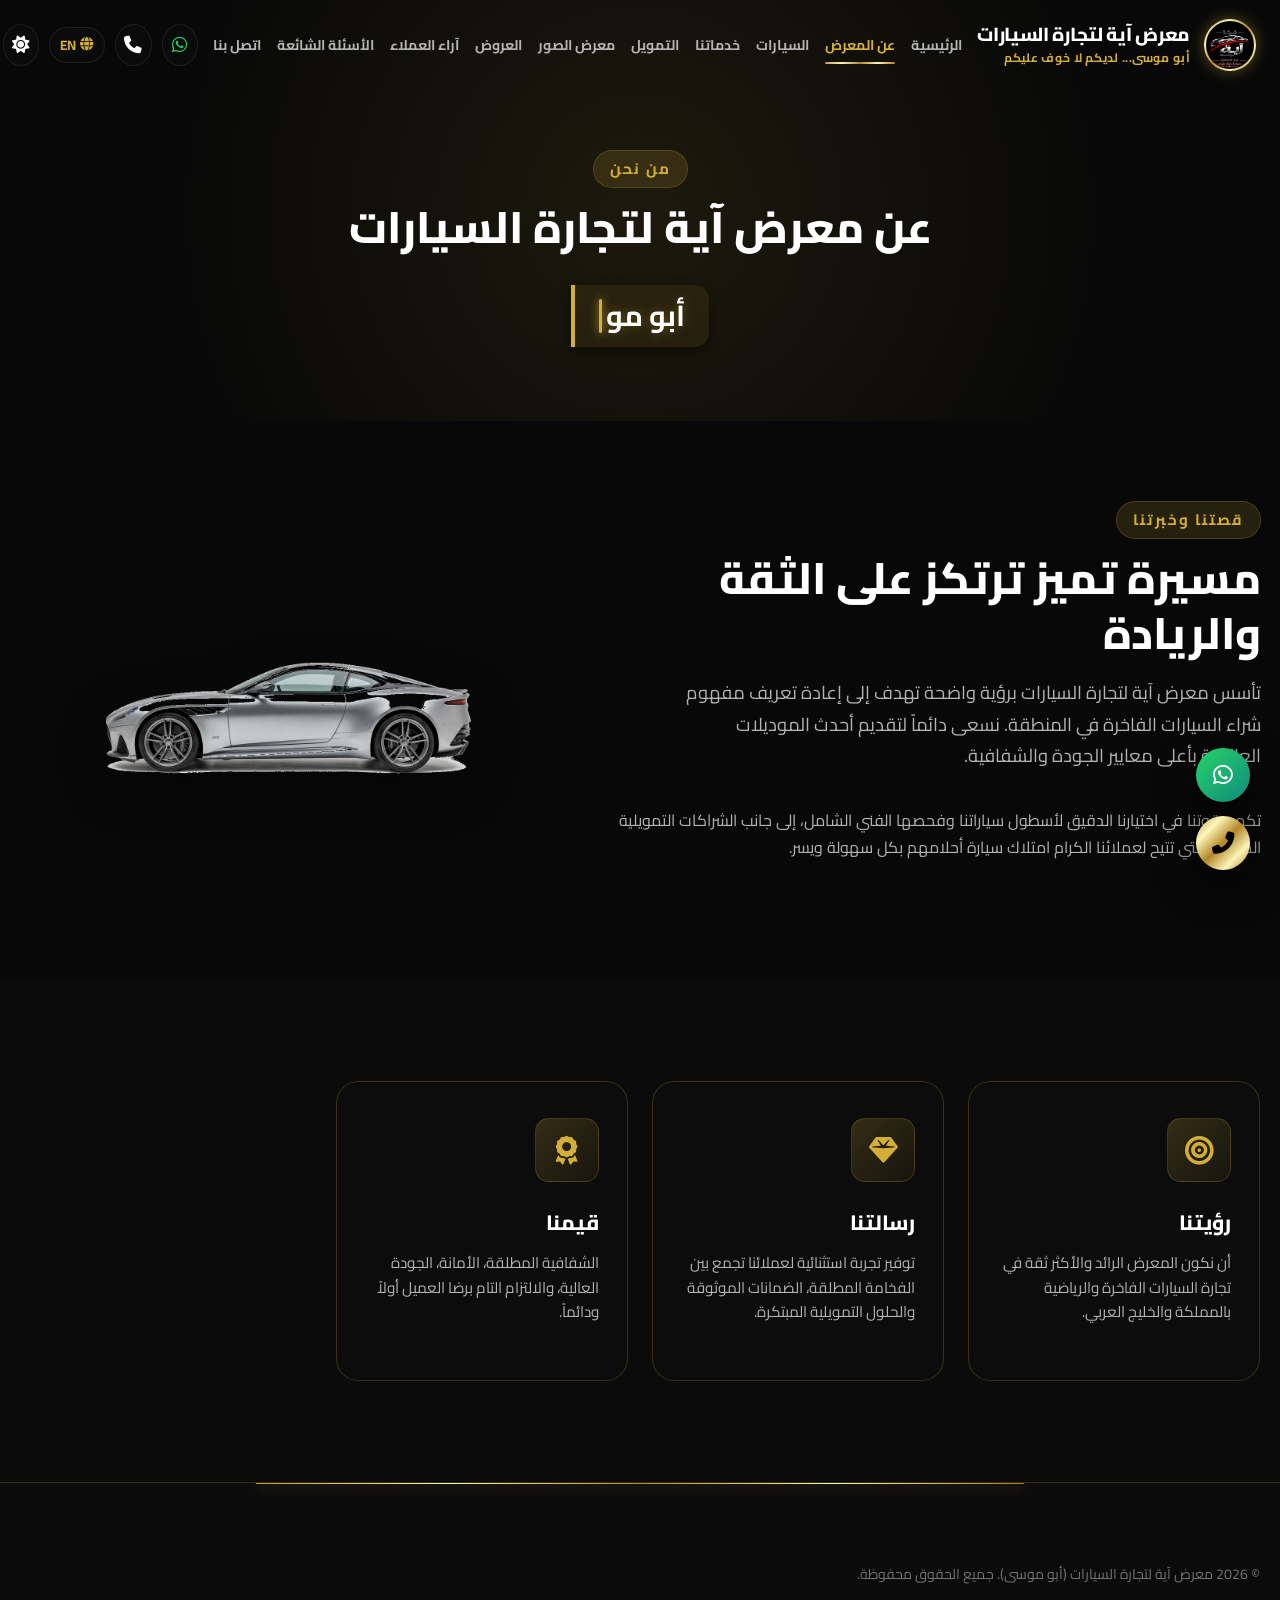
<file: about.html>
<!DOCTYPE html>
<html lang="ar" dir="rtl" data-theme="dark">
<head>
  <meta charset="UTF-8">
  <meta name="viewport" content="width=device-width, initial-scale=1.0">
  <title>عن المعرض | معرض آية لتجارة السيارات</title>
  <meta name="description" content="تعرف على قصة معرض آية لتجارة السيارات، رؤيتنا ورسالتنا وكلمة المالك أبو موسى.">

  <link rel="icon" type="image/svg+xml" href="images/logo/logo.png">
  <link rel="stylesheet" href="https://cdnjs.cloudflare.com/ajax/libs/font-awesome/6.5.1/css/all.min.css">
  <link rel="stylesheet" href="css/variables.css">
  <link rel="stylesheet" href="css/style.css">
  <link rel="stylesheet" href="css/header.css">
  <link rel="stylesheet" href="css/footer.css">
  <link rel="stylesheet" href="css/home.css">
  <link rel="stylesheet" href="css/cards.css">
  <link rel="stylesheet" href="css/forms.css">
  <link rel="stylesheet" href="css/animations.css">
  <link rel="stylesheet" href="css/responsive.css">
<base target="_blank">
</head>
<body>

  <div class="page-loader" id="pageLoader">
    <div class="loader-logo-wrap">
      <div class="loader-spinner"></div>
      <img src="images/logo/logo.png" alt="Aya Car Trading Logo" style="width: 100%; height: 100%; object-fit: contain;">
    </div>
    <div class="loader-brand" data-i18n="brand_name">معرض آية لتجارة السيارات</div>
  </div>

  <header class="site-header">
    <div class="container header-container">
      <a href="index.html" class="header-brand">
        <div class="logo-wrapper">
          <img src="images/logo/logo.png" alt="Aya Car Trading Logo" class="logo-img">
        </div>
        <div class="brand-text">
          <span class="brand-name" data-i18n="brand_name">معرض آية لتجارة السيارات</span>
          <span class="brand-tagline" data-i18n="tagline">أبو موسى... لديكم لا خوف عليكم</span>
        </div>
      </a>

      <nav class="main-nav" aria-label="Main Navigation">
        <ul class="nav-list">
          <li><a href="index.html" class="nav-link" data-i18n="nav_home">الرئيسية</a></li>
          <li><a href="about.html" class="nav-link active" data-i18n="nav_about">عن المعرض</a></li>
          <li><a href="cars.html" class="nav-link" data-i18n="nav_cars">السيارات</a></li>
          <li><a href="services.html" class="nav-link" data-i18n="nav_services">خدماتنا</a></li>
          <li><a href="financing.html" class="nav-link" data-i18n="nav_financing">التمويل</a></li>
          <li><a href="gallery.html" class="nav-link" data-i18n="nav_gallery">معرض الصور</a></li>
          <li><a href="offers.html" class="nav-link" data-i18n="nav_offers">العروض</a></li>
          <li><a href="testimonials.html" class="nav-link" data-i18n="nav_testimonials">آراء العملاء</a></li>
          <li><a href="faq.html" class="nav-link" data-i18n="nav_faq">الأسئلة الشائعة</a></li>
          <li><a href="contact.html" class="nav-link" data-i18n="nav_contact">اتصل بنا</a></li>
        </ul>
      </nav>

      <div class="header-actions">
        <div class="mobile-nav-toggle" aria-label="Menu"><span></span><span></span><span></span></div>
        <a href="https://wa.me/963936801748" target="_blank" class="action-btn action-btn-whatsapp" aria-label="WhatsApp"><i class="fab fa-whatsapp" style="color: #25d366;"></i></a>
        <a href="tel:+963936801748" class="action-btn action-btn-phone" aria-label="Call"><i class="fas fa-phone"></i></a>
        <button class="lang-toggle" aria-label="Switch Language"><i class="fas fa-globe"></i><span class="lang-toggle-text">EN</span></button>
        <button class="action-btn theme-toggle-btn" aria-label="Toggle Theme"><i class="fas fa-sun theme-toggle-icon"></i></button>
        <button class="action-btn search-trigger-btn" aria-label="Search"><i class="fas fa-search"></i></button>
        <a href="contact.html" class="btn btn-gold btn-header" data-i18n="book_now">احجز الآن</a></div>
    </div>
  </header>

  <div class="mobile-drawer-overlay"></div>
  <aside class="mobile-nav-drawer">
    <ul class="mobile-nav-list">
      <li><a href="index.html" class="mobile-nav-link" data-i18n="nav_home">الرئيسية</a></li>
      <li><a href="about.html" class="mobile-nav-link active" data-i18n="nav_about">عن المعرض</a></li>
      <li><a href="cars.html" class="mobile-nav-link" data-i18n="nav_cars">السيارات</a></li>
      <li><a href="services.html" class="mobile-nav-link" data-i18n="nav_services">خدماتنا</a></li>
      <li><a href="financing.html" class="mobile-nav-link" data-i18n="nav_financing">التمويل</a></li>
      <li><a href="gallery.html" class="mobile-nav-link" data-i18n="nav_gallery">معرض الصور</a></li>
      <li><a href="offers.html" class="mobile-nav-link" data-i18n="nav_offers">العروض</a></li>
      <li><a href="testimonials.html" class="mobile-nav-link" data-i18n="nav_testimonials">آراء العملاء</a></li>
      <li><a href="faq.html" class="mobile-nav-link" data-i18n="nav_faq">الأسئلة الشائعة</a></li>
      <li><a href="contact.html" class="mobile-nav-link" data-i18n="nav_contact">اتصل بنا</a></li>
    </ul>
  </aside>

  <!-- Page Title Banner -->
  <section class="section about-banner-section">
    <div class="container text-center" style="text-align: center;">
      <span class="section-subtitle" data-i18n="about_subtitle">من نحن</span>
      <h1 class="section-title" data-i18n="about_title">عن معرض آية لتجارة السيارات</h1>
      <div class="hero-owner-tagline" style="margin-top: 14px;" data-i18n="tagline">أبو موسى... لديكم لا خوف عليكم</div>
    </div>
  </section>

  <!-- Section: Story & Owner Message -->
  <section class="section about-section">
    <div class="container">
      <div class="hero-content-grid">
        <div data-animate="fade-up">
          <span class="section-subtitle" data-i18n="our_story_subtitle">قصتنا وخبرتنا</span>
          <h2 class="section-title" data-i18n="our_story_title">مسيرة تميز ترتكز على الثقة والريادة</h2>
          <p class="hero-description" data-i18n="our_story_p1">
            تأسس معرض آية لتجارة السيارات برؤية واضحة تهدف إلى إعادة تعريف مفهوم شراء السيارات الفاخرة في المنطقة. نسعى دائماً لتقديم أحدث الموديلات العالمية بأعلى معايير الجودة والشفافية.
          </p>
          <p style="color: var(--text-secondary); line-height: 1.7; margin-bottom: 24px;" data-i18n="our_story_p2">
            تكمن قوتنا في اختيارنا الدقيق لأسطول سياراتنا وفحصها الفني الشامل، إلى جانب الشراكات التمويلية الممتازة التي تتيح لعملائنا الكرام امتلاك سيارة أحلامهم بكل سهولة ويسر.
          </p>
        </div>

        <div class="hero-visual-box" data-animate="zoom-in">
          <div class="about-image-wrapper">
            <img src="images/cars2/new_car.png" alt="سيارة المعرض المتحركة" class="moving-car">
          </div>
        </div>
      </div>
    </div>
  </section>

  <!-- Section: Mission, Vision, Values -->
  <section class="section" style="background: var(--bg-secondary);">
    <div class="container">
      <div class="features-grid">
        <div class="service-card" data-animate="fade-up">
          <div class="service-icon"><i class="fas fa-bullseye"></i></div>
          <h3 class="service-title" data-i18n="vision_title">رؤيتنا</h3>
          <p class="service-desc" data-i18n="vision_desc">أن نكون المعرض الرائد والأكثر ثقة في تجارة السيارات الفاخرة والرياضية بالمملكة والخليج العربي.</p>
        </div>

        <div class="service-card" data-animate="fade-up">
          <div class="service-icon"><i class="fas fa-gem"></i></div>
          <h3 class="service-title" data-i18n="mission_title">رسالتنا</h3>
          <p class="service-desc" data-i18n="mission_desc">توفير تجربة استثنائية لعملائنا تجمع بين الفخامة المطلقة، الضمانات الموثوقة والحلول التمويلية المبتكرة.</p>
        </div>

        <div class="service-card" data-animate="fade-up">
          <div class="service-icon"><i class="fas fa-award"></i></div>
          <h3 class="service-title" data-i18n="values_title">قيمنا</h3>
          <p class="service-desc" data-i18n="values_desc">الشفافية المطلقة، الأمانة، الجودة العالية، والالتزام التام برضا العميل أولاً ودائماً.</p>
        </div>
      </div>
    </div>
  </section>

  <!-- Footer -->
  <footer class="site-footer">
    <div class="container">
      <div class="footer-bottom" style="border: none; padding: 0;">
        <div data-i18n="copyright">&copy; 2026 معرض آية لتجارة السيارات (أبو موسى). جميع الحقوق محفوظة.</div>
      </div>
    </div>
  </footer>


  <div class="floating-actions">
    <a href="https://wa.me/963936801748" target="_blank" class="float-btn float-whatsapp"><i class="fab fa-whatsapp"></i></a>
    <a href="tel:+963936801748" class="float-btn float-phone"><i class="fas fa-phone-alt"></i></a>
  </div>

  <script src="js/theme.js"></script>
  <script src="js/main.js"></script>
  <script src="js/menu.js"></script>
  <script src="js/search.js"></script>
  <script src="js/animation.js"></script>
</body>
</html>
</file>
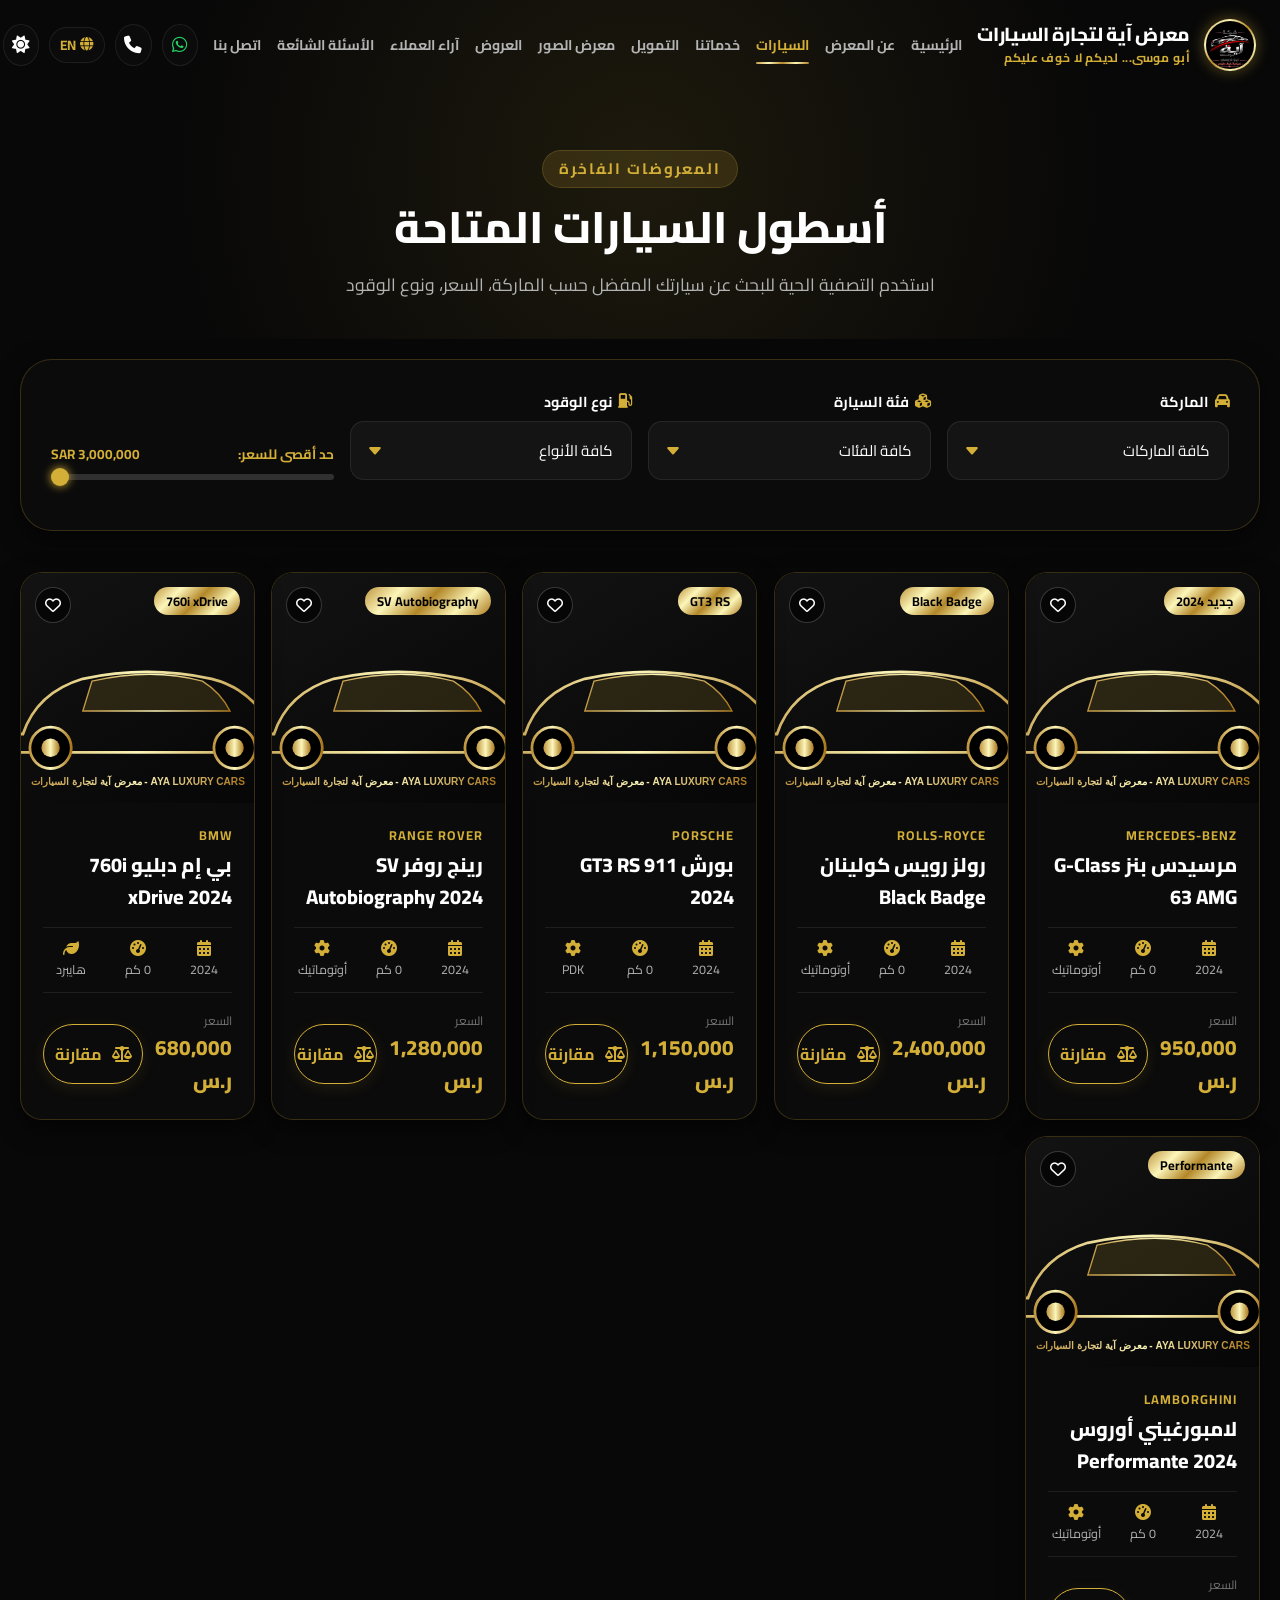
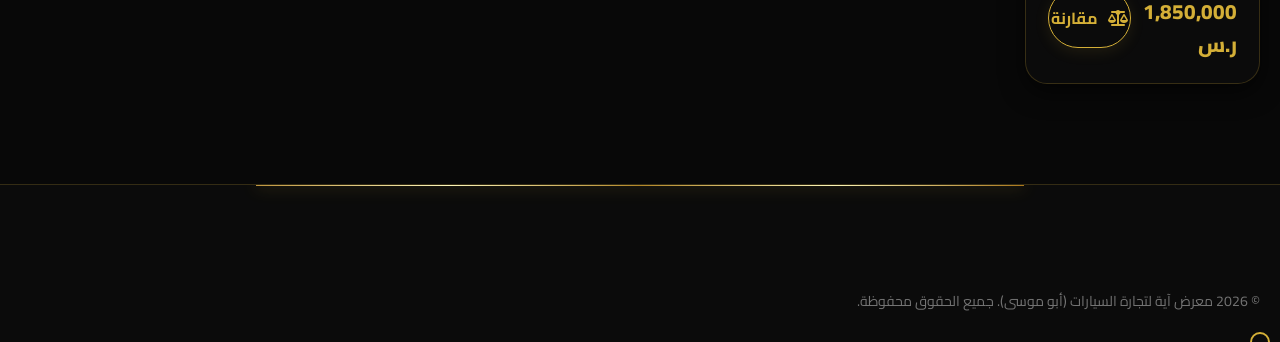
<file: cars.html>
<!DOCTYPE html>
<html lang="ar" dir="rtl" data-theme="dark">
<head>
  <meta charset="UTF-8">
  <meta name="viewport" content="width=device-width, initial-scale=1.0">
  <title>أسطول السيارات | معرض آية لتجارة السيارات</title>
  <meta name="description" content="تصفح كافة السيارات الفاخرة المتاحة للبيع بالمعرض مع التصفية الحية والتفاصيل الكاملة.">

  <link rel="icon" type="image/svg+xml" href="images/logo/logo.png">
  <link rel="stylesheet" href="https://cdnjs.cloudflare.com/ajax/libs/font-awesome/6.5.1/css/all.min.css">
  <link rel="stylesheet" href="css/variables.css">
  <link rel="stylesheet" href="css/style.css">
  <link rel="stylesheet" href="css/header.css">
  <link rel="stylesheet" href="css/footer.css">
  <link rel="stylesheet" href="css/home.css">
  <link rel="stylesheet" href="css/cards.css">
  <link rel="stylesheet" href="css/forms.css">
  <link rel="stylesheet" href="css/animations.css">
  <link rel="stylesheet" href="css/responsive.css">
<base target="_blank">
</head>
<body>

  <div class="page-loader" id="pageLoader">
    <div class="loader-logo-wrap">
      <div class="loader-spinner"></div>
      <img src="images/logo/logo.png" alt="Logo" style="width: 100%; height: 100%; object-fit: contain;">
    </div>
    <div class="loader-brand" data-i18n="brand_name">معرض آية لتجارة السيارات</div>
  </div>

  <header class="site-header">
    <div class="container header-container">
      <a href="index.html" class="header-brand">
        <div class="logo-wrapper"><img src="images/logo/logo.png" alt="Logo" class="logo-img"></div>
        <div class="brand-text">
          <span class="brand-name" data-i18n="brand_name">معرض آية لتجارة السيارات</span>
          <span class="brand-tagline" data-i18n="tagline">أبو موسى... لديكم لا خوف عليكم</span>
        </div>
      </a>

      <nav class="main-nav">
        <ul class="nav-list">
          <li><a href="index.html" class="nav-link" data-i18n="nav_home">الرئيسية</a></li>
          <li><a href="about.html" class="nav-link" data-i18n="nav_about">عن المعرض</a></li>
          <li><a href="cars.html" class="nav-link active" data-i18n="nav_cars">السيارات</a></li>
          <li><a href="services.html" class="nav-link" data-i18n="nav_services">خدماتنا</a></li>
          <li><a href="financing.html" class="nav-link" data-i18n="nav_financing">التمويل</a></li>
          <li><a href="gallery.html" class="nav-link" data-i18n="nav_gallery">معرض الصور</a></li>
          <li><a href="offers.html" class="nav-link" data-i18n="nav_offers">العروض</a></li>
          <li><a href="testimonials.html" class="nav-link" data-i18n="nav_testimonials">آراء العملاء</a></li>
          <li><a href="faq.html" class="nav-link" data-i18n="nav_faq">الأسئلة الشائعة</a></li>
          <li><a href="contact.html" class="nav-link" data-i18n="nav_contact">اتصل بنا</a></li>
        </ul>
      </nav>

      <div class="header-actions">
        <div class="mobile-nav-toggle" aria-label="Menu"><span></span><span></span><span></span></div>
        <a href="https://wa.me/963936801748" target="_blank" class="action-btn action-btn-whatsapp" aria-label="WhatsApp"><i class="fab fa-whatsapp" style="color: #25d366;"></i></a>
        <a href="tel:+963936801748" class="action-btn action-btn-phone" aria-label="Call"><i class="fas fa-phone"></i></a>
        <button class="lang-toggle" aria-label="Switch Language"><i class="fas fa-globe"></i><span class="lang-toggle-text">EN</span></button>
        <button class="action-btn theme-toggle-btn" aria-label="Toggle Theme"><i class="fas fa-sun theme-toggle-icon"></i></button>
        <button class="action-btn search-trigger-btn" aria-label="Search"><i class="fas fa-search"></i></button>
        <a href="contact.html" class="btn btn-gold btn-header" data-i18n="book_now">احجز الآن</a></div>
    </div>
  </header>

  <div class="mobile-drawer-overlay"></div>
  <aside class="mobile-nav-drawer">
    <ul class="mobile-nav-list">
      <li><a href="index.html" class="mobile-nav-link" data-i18n="nav_home">الرئيسية</a></li>
      <li><a href="about.html" class="mobile-nav-link" data-i18n="nav_about">عن المعرض</a></li>
      <li><a href="cars.html" class="mobile-nav-link active" data-i18n="nav_cars">السيارات</a></li>
      <li><a href="services.html" class="mobile-nav-link" data-i18n="nav_services">خدماتنا</a></li>
      <li><a href="financing.html" class="mobile-nav-link" data-i18n="nav_financing">التمويل</a></li>
      <li><a href="gallery.html" class="mobile-nav-link" data-i18n="nav_gallery">معرض الصور</a></li>
      <li><a href="offers.html" class="mobile-nav-link" data-i18n="nav_offers">العروض</a></li>
      <li><a href="testimonials.html" class="mobile-nav-link" data-i18n="nav_testimonials">آراء العملاء</a></li>
      <li><a href="faq.html" class="mobile-nav-link" data-i18n="nav_faq">الأسئلة الشائعة</a></li>
      <li><a href="contact.html" class="mobile-nav-link" data-i18n="nav_contact">اتصل بنا</a></li>
    </ul>
  </aside>

  <!-- Title Banner -->
  <section class="section page-banner-section">
    <div class="container text-center" style="text-align: center;">
      <span class="section-subtitle" data-i18n="cars_subtitle">المعروضات الفاخرة</span>
      <h1 class="section-title" data-i18n="cars_title">أسطول السيارات المتاحة</h1>
      <p class="section-description" data-i18n="cars_desc">استخدم التصفية الحية للبحث عن سيارتك المفضل حسب الماركة، السعر، ونوع الوقود</p>
    </div>
  </section>

  <!-- Filter & Inventory Section -->
  <section class="section" style="padding-top: 20px;">
    <div class="container">
      
      <!-- Filter Controls Bar -->
      <div class="filter-wrapper" data-animate="fade-up">
        <div class="filter-grid">
          <div class="form-group">
            <label class="form-label" for="filterBrand" data-i18n="filter_brand"><i class="fas fa-car gold-text"></i> الماركة</label>
            <select class="form-control" id="filterBrand">
              <option value="all" data-i18n="all_brands">كافة الماركات</option>
              <option value="mercedes">مرسيدس بنز (Mercedes-Benz)</option>
              <option value="rolls-royce">رولز رويس (Rolls-Royce)</option>
              <option value="porsche">بورش (Porsche)</option>
              <option value="range-rover">رينج روفر (Range Rover)</option>
              <option value="bmw">بي إم دبليو (BMW)</option>
              <option value="audi">أودي (Audi)</option>
              <option value="lamborghini">لامبورغيني (Lamborghini)</option>
            </select>
          </div>

          <div class="form-group">
            <label class="form-label" for="filterType" data-i18n="filter_type"><i class="fas fa-cubes gold-text"></i> فئة السيارة</label>
            <select class="form-control" id="filterType">
              <option value="all" data-i18n="all_types">كافة الفئات</option>
              <option value="suv" data-i18n="type_suv">دفع رباعي (SUV)</option>
              <option value="luxury" data-i18n="type_luxury">فخمة (Luxury)</option>
              <option value="sports" data-i18n="type_sports">رياضية (Sports)</option>
              <option value="sedan" data-i18n="type_sedan">سيدان (Sedan)</option>
            </select>
          </div>

          <div class="form-group">
            <label class="form-label" for="filterFuel" data-i18n="filter_fuel"><i class="fas fa-gas-pump gold-text"></i> نوع الوقود</label>
            <select class="form-control" id="filterFuel">
              <option value="all" data-i18n="all_fuels">كافة الأنواع</option>
              <option value="petrol" data-i18n="petrol">بنزين</option>
              <option value="hybrid" data-i18n="hybrid">هايبرد</option>
              <option value="electric" data-i18n="electric">كهرباء</option>
            </select>
          </div>

          <div class="form-group range-slider-group">
            <div class="range-values">
              <span data-i18n="max_price">حد أقصى للسعر:</span>
              <span id="filterPriceVal">3,000,000 SAR</span>
            </div>
            <input type="range" id="filterPrice" min="300000" max="3000000" step="50000" value="3000000">
          </div>
        </div>
      </div>

      <!-- Cars Grid -->
      <div class="filter-grid cars-grid" id="carsGrid">

        <!-- Car Item 1 -->
        <div class="car-card car-card-item" data-brand="mercedes" data-type="suv" data-fuel="petrol" data-price="950000" data-animate="fade-up">
          <div class="car-image-box">
            <img src="images/cars/car-placeholder.svg" alt="مرسيدس G63 AMG" class="car-image">
            <div class="car-badges"><span class="badge badge-gold" data-i18n="badge_new">2024</span></div>
            <button class="favorite-btn" aria-label="Favorite"><i class="far fa-heart"></i></button>
          </div>
          <div class="car-card-body">
            <span class="car-brand-tag">MERCEDES-BENZ</span>
            <h3 class="car-title" data-i18n="car_g63">مرسيدس G63 AMG 2024</h3>
            <div class="car-specs-grid">
              <div class="spec-item"><i class="fas fa-calendar-alt"></i><span>2024</span></div>
              <div class="spec-item"><i class="fas fa-tachometer-alt"></i><span data-i18n="km_zero">0 كم</span></div>
              <div class="spec-item"><i class="fas fa-cog"></i><span data-i18n="automatic">أوتوماتيك</span></div>
            </div>
            <div class="car-card-footer">
              <div class="car-price-box"><span class="price-label" data-i18n="price_label">السعر</span><span class="car-price">950,000 <span data-i18n="curr_sar">ر.س</span></span></div>
              <button class="btn btn-outline-gold btn-sm btn-compare" data-i18n="compare"><i class="fas fa-balance-scale"></i> مقارنة</button>
            </div>
          </div>
        </div>

        <!-- Car Item 2 -->
        <div class="car-card car-card-item" data-brand="rolls-royce" data-type="luxury" data-fuel="petrol" data-price="2400000" data-animate="fade-up">
          <div class="car-image-box">
            <img src="images/cars/car-placeholder.svg" alt="رولز رويس كولينان" class="car-image">
            <div class="car-badges"><span class="badge badge-gold">Black Badge</span></div>
            <button class="favorite-btn" aria-label="Favorite"><i class="far fa-heart"></i></button>
          </div>
          <div class="car-card-body">
            <span class="car-brand-tag">ROLLS-ROYCE</span>
            <h3 class="car-title" data-i18n="car_cullinan">رولز رويس كولينان 2024</h3>
            <div class="car-specs-grid">
              <div class="spec-item"><i class="fas fa-calendar-alt"></i><span>2024</span></div>
              <div class="spec-item"><i class="fas fa-tachometer-alt"></i><span data-i18n="km_zero">0 كم</span></div>
              <div class="spec-item"><i class="fas fa-cog"></i><span data-i18n="automatic">أوتوماتيك</span></div>
            </div>
            <div class="car-card-footer">
              <div class="car-price-box"><span class="price-label" data-i18n="price_label">السعر</span><span class="car-price">2,400,000 <span data-i18n="curr_sar">ر.س</span></span></div>
              <button class="btn btn-outline-gold btn-sm btn-compare" data-i18n="compare"><i class="fas fa-balance-scale"></i> مقارنة</button>
            </div>
          </div>
        </div>

        <!-- Car Item 3 -->
        <div class="car-card car-card-item" data-brand="porsche" data-type="sports" data-fuel="petrol" data-price="1150000" data-animate="fade-up">
          <div class="car-image-box">
            <img src="images/cars/car-placeholder.svg" alt="بورش 911 GT3 RS" class="car-image">
            <div class="car-badges"><span class="badge badge-gold">GT3 RS</span></div>
            <button class="favorite-btn" aria-label="Favorite"><i class="far fa-heart"></i></button>
          </div>
          <div class="car-card-body">
            <span class="car-brand-tag">PORSCHE</span>
            <h3 class="car-title" data-i18n="car_porsche">بورش 911 GT3 RS 2024</h3>
            <div class="car-specs-grid">
              <div class="spec-item"><i class="fas fa-calendar-alt"></i><span>2024</span></div>
              <div class="spec-item"><i class="fas fa-tachometer-alt"></i><span data-i18n="km_zero">0 كم</span></div>
              <div class="spec-item"><i class="fas fa-cog"></i><span>PDK</span></div>
            </div>
            <div class="car-card-footer">
              <div class="car-price-box"><span class="price-label" data-i18n="price_label">السعر</span><span class="car-price">1,150,000 <span data-i18n="curr_sar">ر.س</span></span></div>
              <button class="btn btn-outline-gold btn-sm btn-compare" data-i18n="compare"><i class="fas fa-balance-scale"></i> مقارنة</button>
            </div>
          </div>
        </div>

        <!-- Car Item 4 -->
        <div class="car-card car-card-item" data-brand="range-rover" data-type="suv" data-fuel="petrol" data-price="1280000" data-animate="fade-up">
          <div class="car-image-box">
            <img src="images/cars/car-placeholder.svg" alt="رينج روفر SV" class="car-image">
            <div class="car-badges"><span class="badge badge-gold">SV Autobiography</span></div>
            <button class="favorite-btn" aria-label="Favorite"><i class="far fa-heart"></i></button>
          </div>
          <div class="car-card-body">
            <span class="car-brand-tag">RANGE ROVER</span>
            <h3 class="car-title" data-i18n="car_rangerover">رينج روفر SV Autobiography 2024</h3>
            <div class="car-specs-grid">
              <div class="spec-item"><i class="fas fa-calendar-alt"></i><span>2024</span></div>
              <div class="spec-item"><i class="fas fa-tachometer-alt"></i><span data-i18n="km_zero">0 كم</span></div>
              <div class="spec-item"><i class="fas fa-cog"></i><span data-i18n="automatic">أوتوماتيك</span></div>
            </div>
            <div class="car-card-footer">
              <div class="car-price-box"><span class="price-label" data-i18n="price_label">السعر</span><span class="car-price">1,280,000 <span data-i18n="curr_sar">ر.س</span></span></div>
              <button class="btn btn-outline-gold btn-sm btn-compare" data-i18n="compare"><i class="fas fa-balance-scale"></i> مقارنة</button>
            </div>
          </div>
        </div>

        <!-- Car Item 5 -->
        <div class="car-card car-card-item" data-brand="bmw" data-type="sedan" data-fuel="hybrid" data-price="680000" data-animate="fade-up">
          <div class="car-image-box">
            <img src="images/cars/car-placeholder.svg" alt="بي إم دبليو 760i" class="car-image">
            <div class="car-badges"><span class="badge badge-gold">760i xDrive</span></div>
            <button class="favorite-btn" aria-label="Favorite"><i class="far fa-heart"></i></button>
          </div>
          <div class="car-card-body">
            <span class="car-brand-tag">BMW</span>
            <h3 class="car-title" data-i18n="car_bmw7">بي إم دبليو 760i xDrive 2024</h3>
            <div class="car-specs-grid">
              <div class="spec-item"><i class="fas fa-calendar-alt"></i><span>2024</span></div>
              <div class="spec-item"><i class="fas fa-tachometer-alt"></i><span data-i18n="km_zero">0 كم</span></div>
              <div class="spec-item"><i class="fas fa-leaf"></i><span data-i18n="hybrid">هايبرد</span></div>
            </div>
            <div class="car-card-footer">
              <div class="car-price-box"><span class="price-label" data-i18n="price_label">السعر</span><span class="car-price">680,000 <span data-i18n="curr_sar">ر.س</span></span></div>
              <button class="btn btn-outline-gold btn-sm btn-compare" data-i18n="compare"><i class="fas fa-balance-scale"></i> مقارنة</button>
            </div>
          </div>
        </div>

        <!-- Car Item 6 -->
        <div class="car-card car-card-item" data-brand="lamborghini" data-type="sports" data-fuel="petrol" data-price="1850000" data-animate="fade-up">
          <div class="car-image-box">
            <img src="images/cars/car-placeholder.svg" alt="لامبورغيني اوروس" class="car-image">
            <div class="car-badges"><span class="badge badge-gold">Performante</span></div>
            <button class="favorite-btn" aria-label="Favorite"><i class="far fa-heart"></i></button>
          </div>
          <div class="car-card-body">
            <span class="car-brand-tag">LAMBORGHINI</span>
            <h3 class="car-title" data-i18n="car_lamborghini">لامبورغيني أوروس Performante 2024</h3>
            <div class="car-specs-grid">
              <div class="spec-item"><i class="fas fa-calendar-alt"></i><span>2024</span></div>
              <div class="spec-item"><i class="fas fa-tachometer-alt"></i><span data-i18n="km_zero">0 كم</span></div>
              <div class="spec-item"><i class="fas fa-cog"></i><span data-i18n="automatic">أوتوماتيك</span></div>
            </div>
            <div class="car-card-footer">
              <div class="car-price-box"><span class="price-label" data-i18n="price_label">السعر</span><span class="car-price">1,850,000 <span data-i18n="curr_sar">ر.س</span></span></div>
              <button class="btn btn-outline-gold btn-sm btn-compare" data-i18n="compare"><i class="fas fa-balance-scale"></i> مقارنة</button>
            </div>
          </div>
        </div>

      </div>
    </div>
  </section>

  <!-- Footer -->
  <footer class="site-footer">
    <div class="container">
      <div class="footer-bottom" style="border: none;">
        <div data-i18n="copyright">&copy; 2026 معرض آية لتجارة السيارات (أبو موسى). جميع الحقوق محفوظة.</div>
      </div>
    </div>
  </footer>


  <script src="js/theme.js"></script>
  <script src="js/main.js"></script>
  <script src="js/menu.js"></script>
  <script src="js/search.js"></script>
  <script src="js/filter.js"></script>
  <script src="js/animation.js"></script>
</body>
</html>
</file>
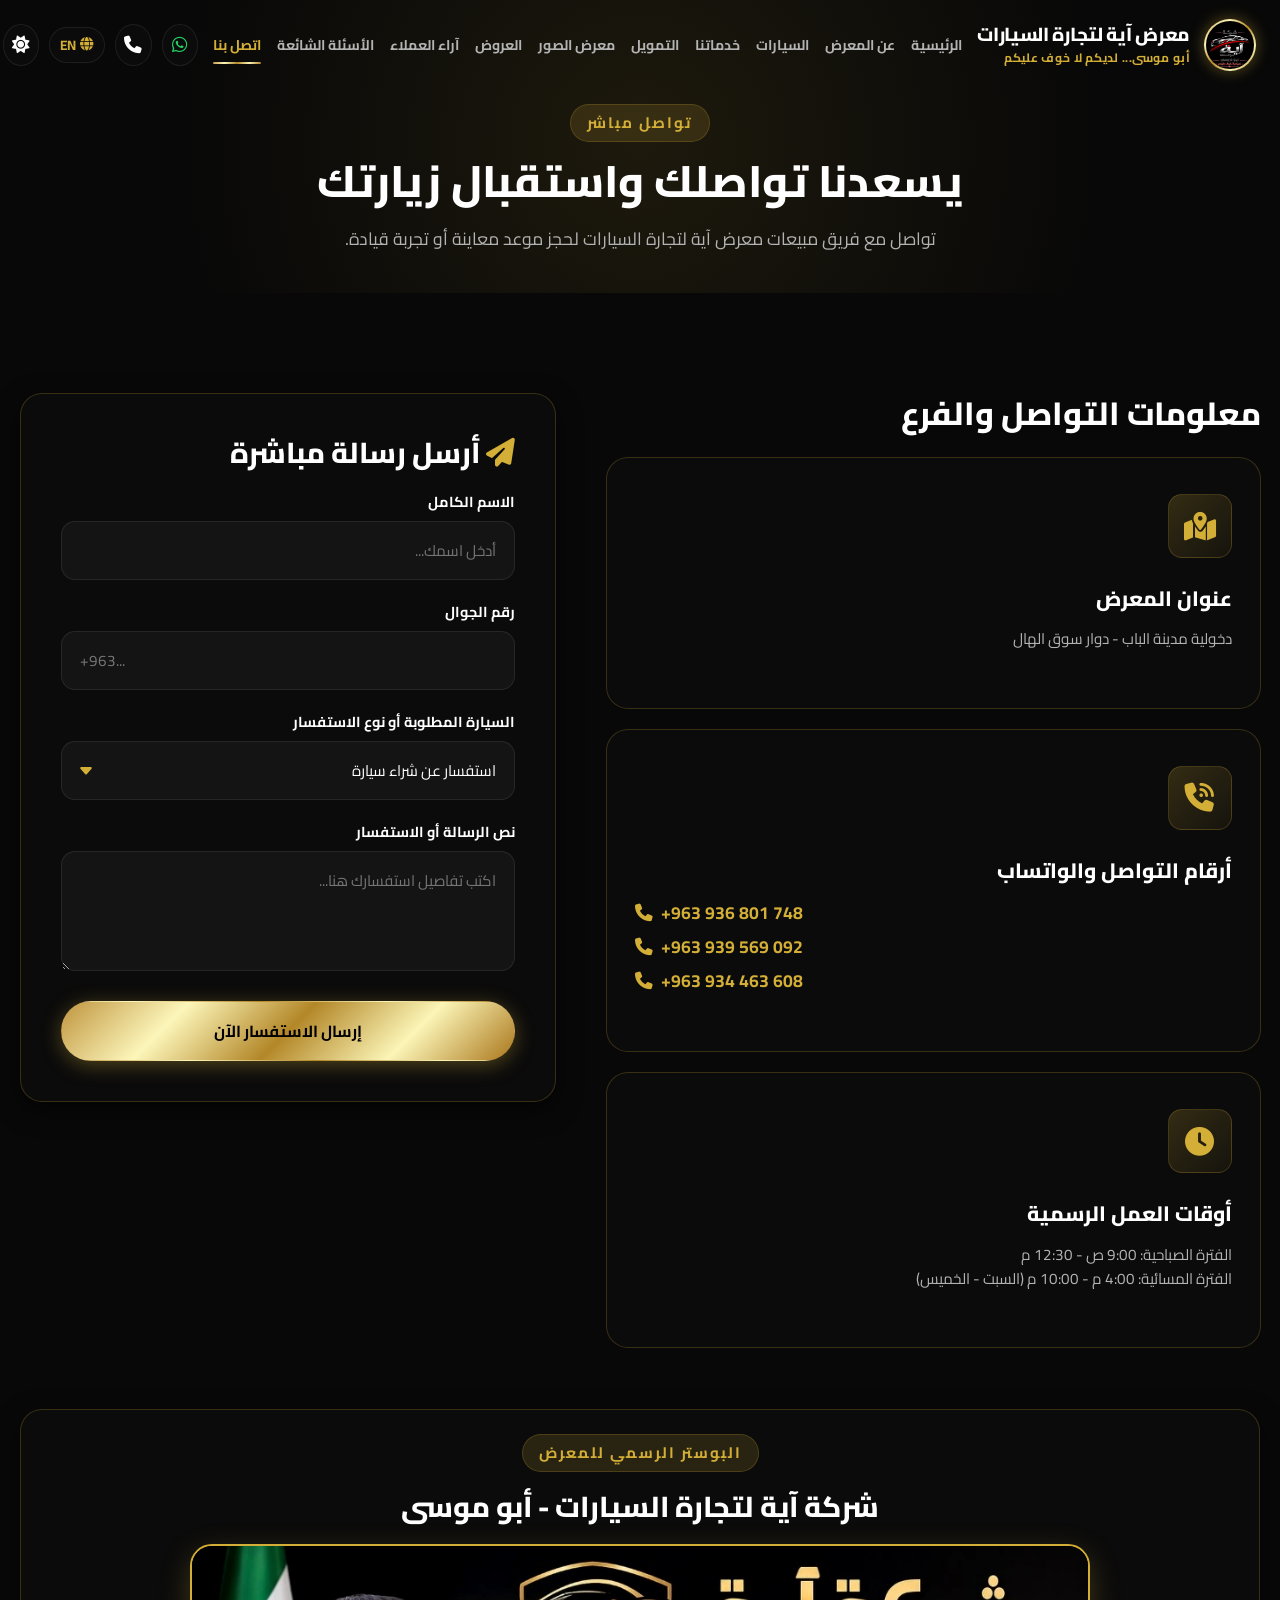
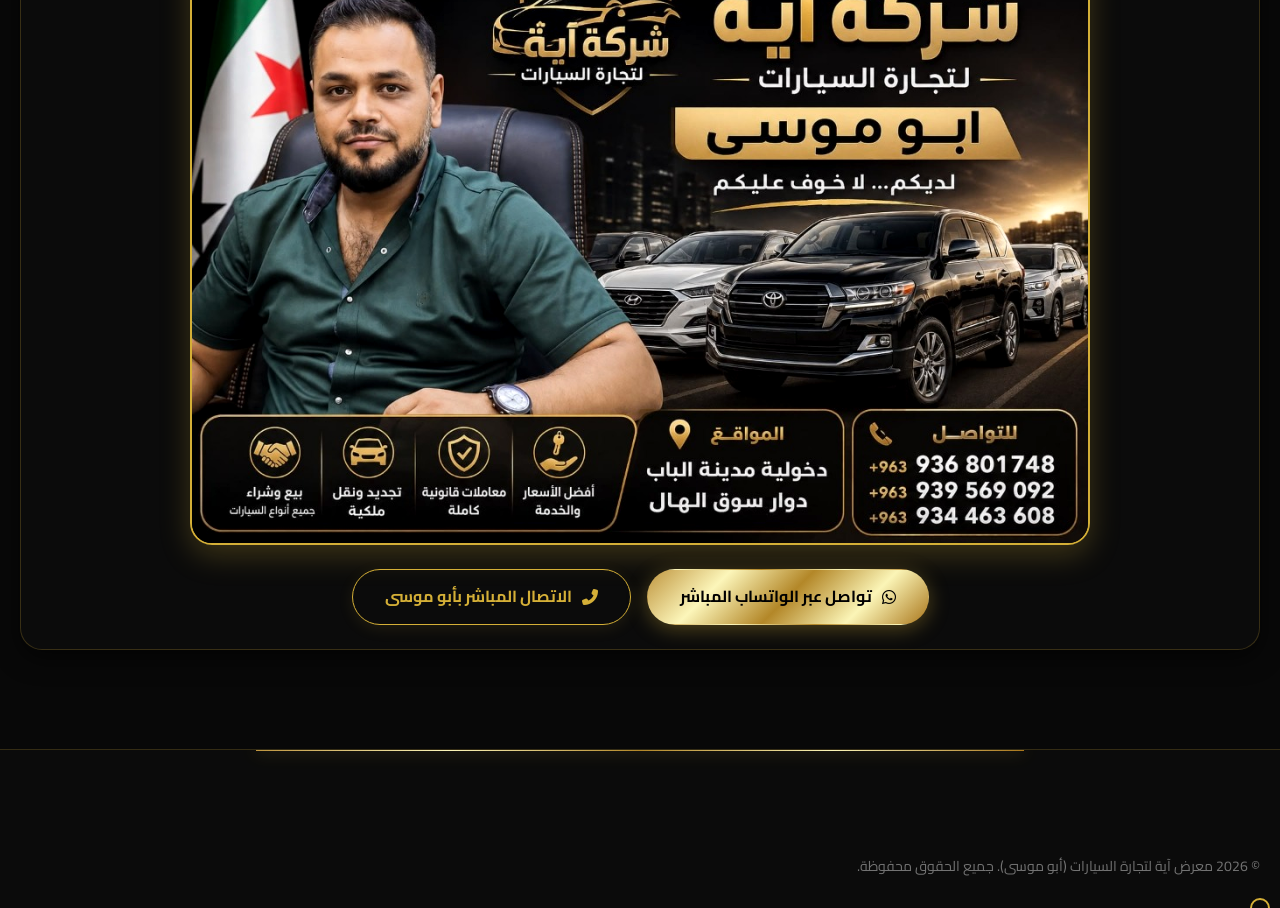
<file: contact.html>
<!DOCTYPE html>
<html lang="ar" dir="rtl" data-theme="dark">
<head>
  <meta charset="UTF-8">
  <meta name="viewport" content="width=device-width, initial-scale=1.0">
  <title>اتصل بنا | معرض آية لتجارة السيارات</title>
  <meta name="description" content="تواصل مع معرض آية لتجارة السيارات (أبو موسى)، موقع المعرض بالرياض وساعات العمل ووسائل الاتصال المباشر.">

  <link rel="icon" type="image/svg+xml" href="images/logo/logo.png">
  <link rel="stylesheet" href="https://cdnjs.cloudflare.com/ajax/libs/font-awesome/6.5.1/css/all.min.css">
  <link rel="stylesheet" href="css/variables.css">
  <link rel="stylesheet" href="css/style.css">
  <link rel="stylesheet" href="css/header.css">
  <link rel="stylesheet" href="css/footer.css">
  <link rel="stylesheet" href="css/home.css">
  <link rel="stylesheet" href="css/cards.css">
  <link rel="stylesheet" href="css/forms.css">
  <link rel="stylesheet" href="css/animations.css">
  <link rel="stylesheet" href="css/responsive.css">
<base target="_blank">
</head>
<body>

  <div class="page-loader" id="pageLoader">
    <div class="loader-logo-wrap">
      <div class="loader-spinner"></div>
      <img src="images/logo/logo.png" alt="Logo" style="width: 100%; height: 100%; object-fit: contain;">
    </div>
    <div class="loader-brand" data-i18n="brand_name">معرض آية لتجارة السيارات</div>
  </div>

  <header class="site-header">
    <div class="container header-container">
      <a href="index.html" class="header-brand">
        <div class="logo-wrapper"><img src="images/logo/logo.png" alt="Logo" class="logo-img"></div>
        <div class="brand-text">
          <span class="brand-name" data-i18n="brand_name">معرض آية لتجارة السيارات</span>
          <span class="brand-tagline" data-i18n="tagline">أبو موسى... لديكم لا خوف عليكم</span>
        </div>
      </a>

      <nav class="main-nav">
        <ul class="nav-list">
          <li><a href="index.html" class="nav-link" data-i18n="nav_home">الرئيسية</a></li>
          <li><a href="about.html" class="nav-link" data-i18n="nav_about">عن المعرض</a></li>
          <li><a href="cars.html" class="nav-link" data-i18n="nav_cars">السيارات</a></li>
          <li><a href="services.html" class="nav-link" data-i18n="nav_services">خدماتنا</a></li>
          <li><a href="financing.html" class="nav-link" data-i18n="nav_financing">التمويل</a></li>
          <li><a href="gallery.html" class="nav-link" data-i18n="nav_gallery">معرض الصور</a></li>
          <li><a href="offers.html" class="nav-link" data-i18n="nav_offers">العروض</a></li>
          <li><a href="testimonials.html" class="nav-link" data-i18n="nav_testimonials">آراء العملاء</a></li>
          <li><a href="faq.html" class="nav-link" data-i18n="nav_faq">الأسئلة الشائعة</a></li>
          <li><a href="contact.html" class="nav-link active" data-i18n="nav_contact">اتصل بنا</a></li>
        </ul>
      </nav>

      <div class="header-actions">
        <div class="mobile-nav-toggle" aria-label="Menu"><span></span><span></span><span></span></div>
        <a href="https://wa.me/963936801748" target="_blank" class="action-btn action-btn-whatsapp" aria-label="WhatsApp"><i class="fab fa-whatsapp" style="color: #25d366;"></i></a>
        <a href="tel:+963936801748" class="action-btn action-btn-phone" aria-label="Call"><i class="fas fa-phone"></i></a>
        <button class="lang-toggle" aria-label="Switch Language"><i class="fas fa-globe"></i><span class="lang-toggle-text">EN</span></button>
        <button class="action-btn theme-toggle-btn" aria-label="Toggle Theme"><i class="fas fa-sun theme-toggle-icon"></i></button>
        <button class="action-btn search-trigger-btn" aria-label="Search"><i class="fas fa-search"></i></button>
        <a href="contact.html" class="btn btn-gold btn-header" data-i18n="book_now">احجز الآن</a></div>
    </div>
  </header>

  <div class="mobile-drawer-overlay"></div>
  <aside class="mobile-nav-drawer">
    <ul class="mobile-nav-list">
      <li><a href="index.html" class="mobile-nav-link" data-i18n="nav_home">الرئيسية</a></li>
      <li><a href="about.html" class="mobile-nav-link" data-i18n="nav_about">عن المعرض</a></li>
      <li><a href="cars.html" class="mobile-nav-link" data-i18n="nav_cars">السيارات</a></li>
      <li><a href="services.html" class="mobile-nav-link" data-i18n="nav_services">خدماتنا</a></li>
      <li><a href="financing.html" class="mobile-nav-link" data-i18n="nav_financing">التمويل</a></li>
      <li><a href="gallery.html" class="mobile-nav-link" data-i18n="nav_gallery">معرض الصور</a></li>
      <li><a href="offers.html" class="mobile-nav-link" data-i18n="nav_offers">العروض</a></li>
      <li><a href="testimonials.html" class="mobile-nav-link" data-i18n="nav_testimonials">آراء العملاء</a></li>
      <li><a href="faq.html" class="mobile-nav-link" data-i18n="nav_faq">الأسئلة الشائعة</a></li>
      <li><a href="contact.html" class="mobile-nav-link active" data-i18n="nav_contact">اتصل بنا</a></li>
    </ul>
  </aside>

  <!-- Title Banner -->
  <section class="section" style="padding-top: calc(var(--header-height-mobile) + 40px); padding-bottom: 40px; background: radial-gradient(circle at 50% 50%, rgba(212, 175, 55, 0.1) 0%, var(--bg-primary) 70%);">
    <div class="container text-center" style="text-align: center;">
      <span class="section-subtitle">تواصل مباشر</span>
      <h1 class="section-title">يسعدنا تواصلك واستقبال زيارتك</h1>
      <p class="section-description">تواصل مع فريق مبيعات معرض آية لتجارة السيارات لحجز موعد معاينة أو تجربة قيادة.</p>
    </div>
  </section>

  <!-- Contact Form & Info Grid -->
  <section class="section">
    <div class="container">
      <div class="hero-content-grid contact-grid">
        
        <!-- Contact Information Cards -->
        <div data-animate="fade-up">
          <h2 class="section-title" style="font-size: 2rem; margin-bottom: 24px;">معلومات التواصل والفرع</h2>
          
          <div class="service-card" style="margin-bottom: 20px;">
            <div class="service-icon"><i class="fas fa-map-marked-alt"></i></div>
            <h3 class="service-title">عنوان المعرض</h3>
            <p class="service-desc">دخولية مدينة الباب - دوار سوق الهال</p>
          </div>

          <div class="service-card" style="margin-bottom: 20px;">
            <div class="service-icon"><i class="fas fa-phone-volume"></i></div>
            <h3 class="service-title">أرقام التواصل والواتساب</h3>
            <div class="service-desc" dir="ltr" style="font-size: 1.1rem; font-weight: 700; color: var(--color-gold); display: flex; flex-direction: column; gap: 6px;">
              <a href="tel:+963936801748" style="display: inline-flex; align-items: center; gap: 8px;"><i class="fas fa-phone"></i> +963 936 801 748</a>
              <a href="tel:+963939569092" style="display: inline-flex; align-items: center; gap: 8px;"><i class="fas fa-phone"></i> +963 939 569 092</a>
              <a href="tel:+963934463608" style="display: inline-flex; align-items: center; gap: 8px;"><i class="fas fa-phone"></i> +963 934 463 608</a>
            </div>
          </div>

          <div class="service-card">
            <div class="service-icon"><i class="fas fa-clock"></i></div>
            <h3 class="service-title">أوقات العمل الرسمية</h3>
            <p class="service-desc">الفترة الصباحية: 9:00 ص - 12:30 م<br>الفترة المسائية: 4:00 م - 10:00 م (السبت - الخميس)</p>
          </div>
        </div>

        <!-- Contact Form -->
        <div class="glass-panel" style="padding: 40px;" data-animate="fade-up">
          <h3 class="section-title" style="font-size: 1.8rem; margin-bottom: 20px;"><i class="fas fa-paper-plane gold-text"></i> أرسل رسالة مباشرة</h3>
          
          <form data-validate>
            <div class="form-group">
              <label class="form-label">الاسم الكامل</label>
              <input type="text" class="form-control" placeholder="أدخل اسمك..." required>
            </div>

            <div class="form-group">
              <label class="form-label">رقم الجوال</label>
              <input type="tel" class="form-control" placeholder="+963..." required>
            </div>

            <div class="form-group">
              <label class="form-label">السيارة المطلوبة أو نوع الاستفسار</label>
              <select class="form-control" required>
                <option value="buy">استفسار عن شراء سيارة</option>
                <option value="finance">طلب تمويل وتقسيط</option>
                <option value="tradein">طلب تقييم واستبدال سيارة</option>
                <option value="custom">طلب استيراد مواصفات خاصة</option>
              </select>
            </div>

            <div class="form-group">
              <label class="form-label">نص الرسالة أو الاستفسار</label>
              <textarea class="form-control" placeholder="اكتب تفاصيل استفسارك هنا..." required></textarea>
            </div>

            <button type="submit" class="btn btn-gold" style="width: 100%; margin-top: 10px;">إرسال الاستفسار الآن</button>
          </form>
        </div>

      </div>

      <!-- Official Contact Banner Poster -->
      <div style="margin-top: 60px;" data-animate="fade-up">
        <div class="glass-panel" style="padding: 24px; text-align: center;">
          <span class="section-subtitle" style="margin-bottom: 16px;">البوستر الرسمي للمعرض</span>
          <h3 class="section-title" style="font-size: 1.8rem; margin-bottom: 20px;">شركة آية لتجارة السيارات - أبو موسى</h3>
          
          <div style="position: relative; max-width: 900px; margin: 0 auto; border-radius: var(--radius-lg); overflow: hidden; border: 2px solid var(--color-gold); box-shadow: var(--shadow-gold);">
            <img src="images/backgrounds/contact-poster.jpg" alt="شركة آية لتجارة السيارات - ابو موسى - بوستر اتصل بنا" style="width: 100%; height: auto; display: block; filter: brightness(1.02) contrast(1.03);">
          </div>

          <div style="display: flex; justify-content: center; gap: 16px; margin-top: 24px; flex-wrap: wrap;">
            <a href="https://wa.me/963936801748" target="_blank" class="btn btn-gold"><i class="fab fa-whatsapp"></i> تواصل عبر الواتساب المباشر</a>
            <a href="tel:+963936801748" class="btn btn-outline-gold"><i class="fas fa-phone-alt"></i> الاتصال المباشر بأبو موسى</a>
          </div>
        </div>
      </div>

    </div>
  </section>

  <footer class="site-footer">
    <div class="container">
      <div class="footer-bottom" style="border: none;">
        <div>&copy; 2026 معرض آية لتجارة السيارات (أبو موسى). جميع الحقوق محفوظة.</div>
      </div>
    </div>
  </footer>

  <script src="js/theme.js"></script>
  <script src="js/main.js"></script>
  <script src="js/menu.js"></script>
  <script src="js/search.js"></script>
  <script src="js/contact.js"></script>
  <script src="js/animation.js"></script>
</body>
</html>
</file>
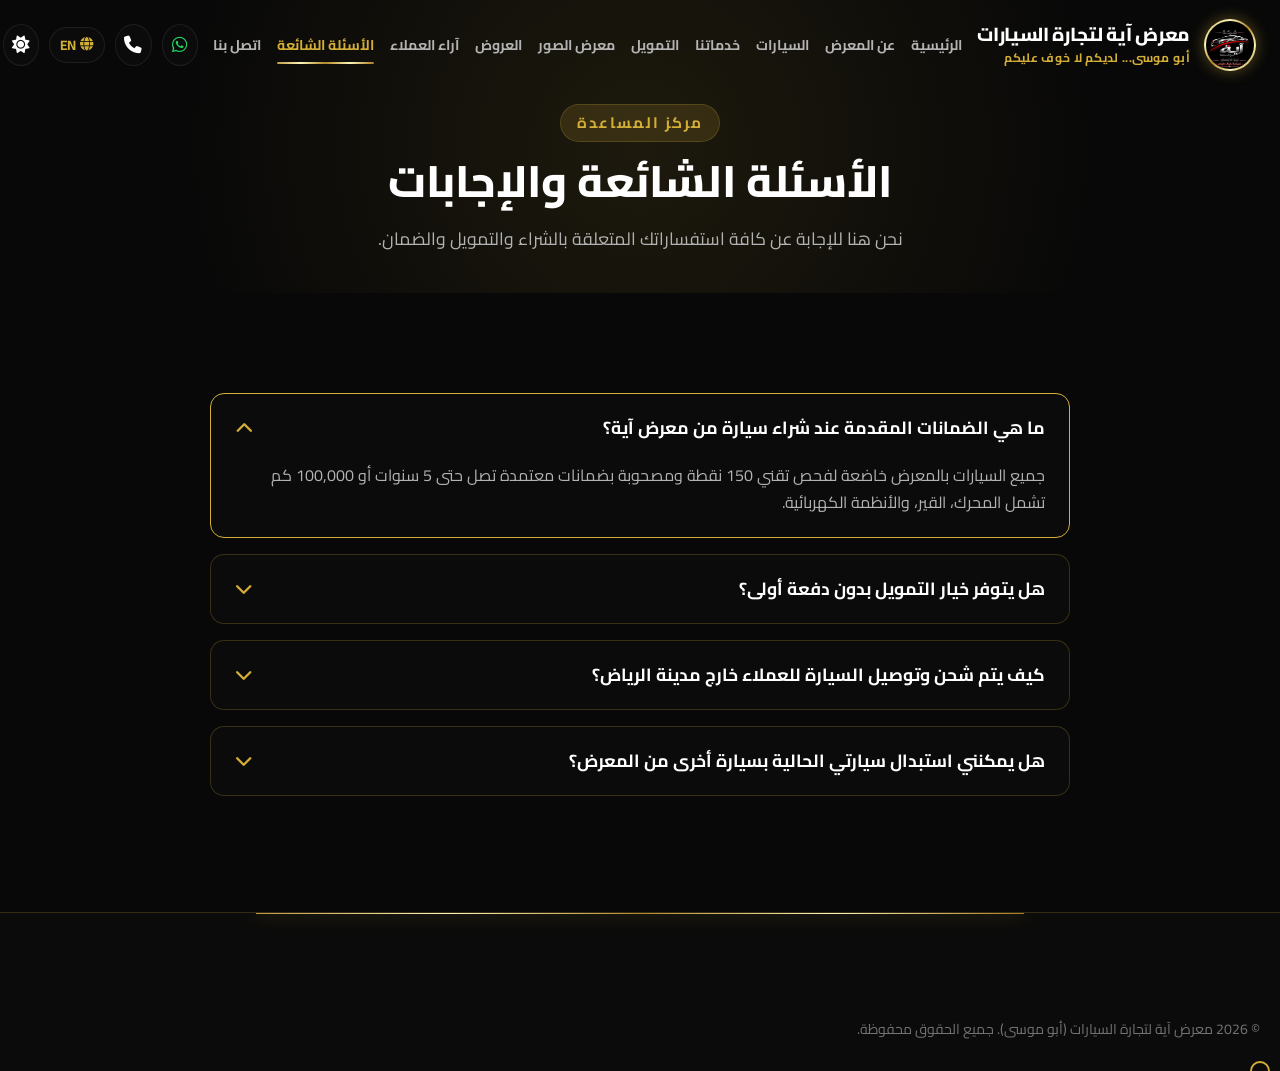
<file: faq.html>
<!DOCTYPE html>
<html lang="ar" dir="rtl" data-theme="dark">
<head>
  <meta charset="UTF-8">
  <meta name="viewport" content="width=device-width, initial-scale=1.0">
  <title>الأسئلة الشائعة | معرض آية لتجارة السيارات</title>
  <meta name="description" content="إجابات على كافة الأسئلة الشائعة حول الشراء والتمويل والضمان والشحن بمعرض آية.">

  <link rel="icon" type="image/svg+xml" href="images/logo/logo.png">
  <link rel="stylesheet" href="https://cdnjs.cloudflare.com/ajax/libs/font-awesome/6.5.1/css/all.min.css">
  <link rel="stylesheet" href="css/variables.css">
  <link rel="stylesheet" href="css/style.css">
  <link rel="stylesheet" href="css/header.css">
  <link rel="stylesheet" href="css/footer.css">
  <link rel="stylesheet" href="css/home.css">
  <link rel="stylesheet" href="css/cards.css">
  <link rel="stylesheet" href="css/forms.css">
  <link rel="stylesheet" href="css/animations.css">
  <link rel="stylesheet" href="css/responsive.css">
  <style>
    .faq-item {
      background: var(--bg-glass);
      border: var(--glass-border);
      border-radius: var(--radius-md);
      margin-bottom: 16px;
      overflow: hidden;
      transition: border-color var(--transition-fast);
    }
    .faq-item.active {
      border-color: var(--color-gold);
    }
    .faq-header {
      padding: 20px 24px;
      font-size: 1.1rem;
      font-weight: 700;
      color: var(--text-primary);
      cursor: pointer;
      display: flex;
      align-items: center;
      justify-content: space-between;
    }
    .faq-content {
      max-height: 0;
      overflow: hidden;
      padding: 0 24px;
      color: var(--text-secondary);
      line-height: 1.7;
      transition: all var(--transition-normal);
    }
    .faq-item.active .faq-content {
      max-height: 300px;
      padding: 0 24px 20px;
    }
    .faq-icon {
      color: var(--color-gold);
      transition: transform var(--transition-fast);
    }
    .faq-item.active .faq-icon {
      transform: rotate(180deg);
    }
  </style>
<base target="_blank">
</head>
<body>

  <div class="page-loader" id="pageLoader">
    <div class="loader-logo-wrap">
      <div class="loader-spinner"></div>
      <img src="images/logo/logo.png" alt="Logo" style="width: 100%; height: 100%; object-fit: contain;">
    </div>
    <div class="loader-brand" data-i18n="brand_name">معرض آية لتجارة السيارات</div>
  </div>

  <header class="site-header">
    <div class="container header-container">
      <a href="index.html" class="header-brand">
        <div class="logo-wrapper"><img src="images/logo/logo.png" alt="Logo" class="logo-img"></div>
        <div class="brand-text">
          <span class="brand-name" data-i18n="brand_name">معرض آية لتجارة السيارات</span>
          <span class="brand-tagline" data-i18n="tagline">أبو موسى... لديكم لا خوف عليكم</span>
        </div>
      </a>

      <nav class="main-nav">
        <ul class="nav-list">
          <li><a href="index.html" class="nav-link" data-i18n="nav_home">الرئيسية</a></li>
          <li><a href="about.html" class="nav-link" data-i18n="nav_about">عن المعرض</a></li>
          <li><a href="cars.html" class="nav-link" data-i18n="nav_cars">السيارات</a></li>
          <li><a href="services.html" class="nav-link" data-i18n="nav_services">خدماتنا</a></li>
          <li><a href="financing.html" class="nav-link" data-i18n="nav_financing">التمويل</a></li>
          <li><a href="gallery.html" class="nav-link" data-i18n="nav_gallery">معرض الصور</a></li>
          <li><a href="offers.html" class="nav-link" data-i18n="nav_offers">العروض</a></li>
          <li><a href="testimonials.html" class="nav-link" data-i18n="nav_testimonials">آراء العملاء</a></li>
          <li><a href="faq.html" class="nav-link active" data-i18n="nav_faq">الأسئلة الشائعة</a></li>
          <li><a href="contact.html" class="nav-link" data-i18n="nav_contact">اتصل بنا</a></li>
        </ul>
      </nav>

      <div class="header-actions">
        <div class="mobile-nav-toggle" aria-label="Menu"><span></span><span></span><span></span></div>
        <a href="https://wa.me/963936801748" target="_blank" class="action-btn action-btn-whatsapp" aria-label="WhatsApp"><i class="fab fa-whatsapp" style="color: #25d366;"></i></a>
        <a href="tel:+963936801748" class="action-btn action-btn-phone" aria-label="Call"><i class="fas fa-phone"></i></a>
        <button class="lang-toggle" aria-label="Switch Language"><i class="fas fa-globe"></i><span class="lang-toggle-text">EN</span></button>
        <button class="action-btn theme-toggle-btn" aria-label="Toggle Theme"><i class="fas fa-sun theme-toggle-icon"></i></button>
        <button class="action-btn search-trigger-btn" aria-label="Search"><i class="fas fa-search"></i></button>
        <a href="contact.html" class="btn btn-gold btn-header" data-i18n="book_now">احجز الآن</a></div>
    </div>
  </header>

  <div class="mobile-drawer-overlay"></div>
  <aside class="mobile-nav-drawer">
    <ul class="mobile-nav-list">
      <li><a href="index.html" class="mobile-nav-link" data-i18n="nav_home">الرئيسية</a></li>
      <li><a href="about.html" class="mobile-nav-link" data-i18n="nav_about">عن المعرض</a></li>
      <li><a href="cars.html" class="mobile-nav-link" data-i18n="nav_cars">السيارات</a></li>
      <li><a href="services.html" class="mobile-nav-link" data-i18n="nav_services">خدماتنا</a></li>
      <li><a href="financing.html" class="mobile-nav-link" data-i18n="nav_financing">التمويل</a></li>
      <li><a href="gallery.html" class="mobile-nav-link" data-i18n="nav_gallery">معرض الصور</a></li>
      <li><a href="offers.html" class="mobile-nav-link" data-i18n="nav_offers">العروض</a></li>
      <li><a href="testimonials.html" class="mobile-nav-link" data-i18n="nav_testimonials">آراء العملاء</a></li>
      <li><a href="faq.html" class="mobile-nav-link active" data-i18n="nav_faq">الأسئلة الشائعة</a></li>
      <li><a href="contact.html" class="mobile-nav-link" data-i18n="nav_contact">اتصل بنا</a></li>
    </ul>
  </aside>

  <!-- Title Banner -->
  <section class="section" style="padding-top: calc(var(--header-height-mobile) + 40px); padding-bottom: 40px; background: radial-gradient(circle at 50% 50%, rgba(212, 175, 55, 0.1) 0%, var(--bg-primary) 70%);">
    <div class="container text-center" style="text-align: center;">
      <span class="section-subtitle">مركز المساعدة</span>
      <h1 class="section-title">الأسئلة الشائعة والإجابات</h1>
      <p class="section-description">نحن هنا للإجابة عن كافة استفساراتك المتعلقة بالشراء والتمويل والضمان.</p>
    </div>
  </section>

  <!-- FAQ Accordion Container -->
  <section class="section">
    <div class="container" style="max-width: 900px;">
      
      <div class="faq-item active" data-animate="fade-up">
        <div class="faq-header">
          <span>ما هي الضمانات المقدمة عند شراء سيارة من معرض آية؟</span>
          <i class="fas fa-chevron-down faq-icon"></i>
        </div>
        <div class="faq-content">
          جميع السيارات بالمعرض خاضعة لفحص تقني 150 نقطة ومصحوبة بضمانات معتمدة تصل حتى 5 سنوات أو 100,000 كم تشمل المحرك، القير، والأنظمة الكهربائية.
        </div>
      </div>

      <div class="faq-item" data-animate="fade-up">
        <div class="faq-header">
          <span>هل يتوفر خيار التمويل بدون دفعة أولى؟</span>
          <i class="fas fa-chevron-down faq-icon"></i>
        </div>
        <div class="faq-content">
          نعم، نوفر بالتعاون مع شركائنا من البنوك والشركات التمويلية برامج تقسيط ميسرة تتيح التمويل بدون دفعة أولى حسب شروط ونسبة الراتب.
        </div>
      </div>

      <div class="faq-item" data-animate="fade-up">
        <div class="faq-header">
          <span>كيف يتم شحن وتوصيل السيارة للعملاء خارج مدينة الرياض؟</span>
          <i class="fas fa-chevron-down faq-icon"></i>
        </div>
        <div class="faq-content">
          نقوم بنقل وتوصيل السيارة بواسطة ناقلات VIP مغلقة ومؤمنة بالكامل إلى باب منزل العميل في جميع مناطق المملكة ودول الخليج.
        </div>
      </div>

      <div class="faq-item" data-animate="fade-up">
        <div class="faq-header">
          <span>هل يمكنني استبدال سيارتي الحالية بسيارة أخرى من المعرض؟</span>
          <i class="fas fa-chevron-down faq-icon"></i>
        </div>
        <div class="faq-content">
          بالتأكيد، نوفر خدمة التقييم والاستبدال المباشر (Trade-In) حيث يقدم فريق الفحص لدينا تقييماً عادلاً لسيارتك واستكمال المبلغ المتبقي.
        </div>
      </div>

    </div>
  </section>

  <footer class="site-footer">
    <div class="container">
      <div class="footer-bottom" style="border: none;">
        <div>&copy; 2026 معرض آية لتجارة السيارات (أبو موسى). جميع الحقوق محفوظة.</div>
      </div>
    </div>
  </footer>

  <script src="js/theme.js"></script>
  <script src="js/main.js"></script>
  <script src="js/menu.js"></script>
  <script src="js/search.js"></script>
  <script src="js/animation.js"></script>
  <script>
    document.addEventListener('DOMContentLoaded', () => {
      document.querySelectorAll('.faq-header').forEach(header => {
        header.addEventListener('click', () => {
          const item = header.parentElement;
          item.classList.toggle('active');
        });
      });
    });
  </script>
</body>
</html>
</file>
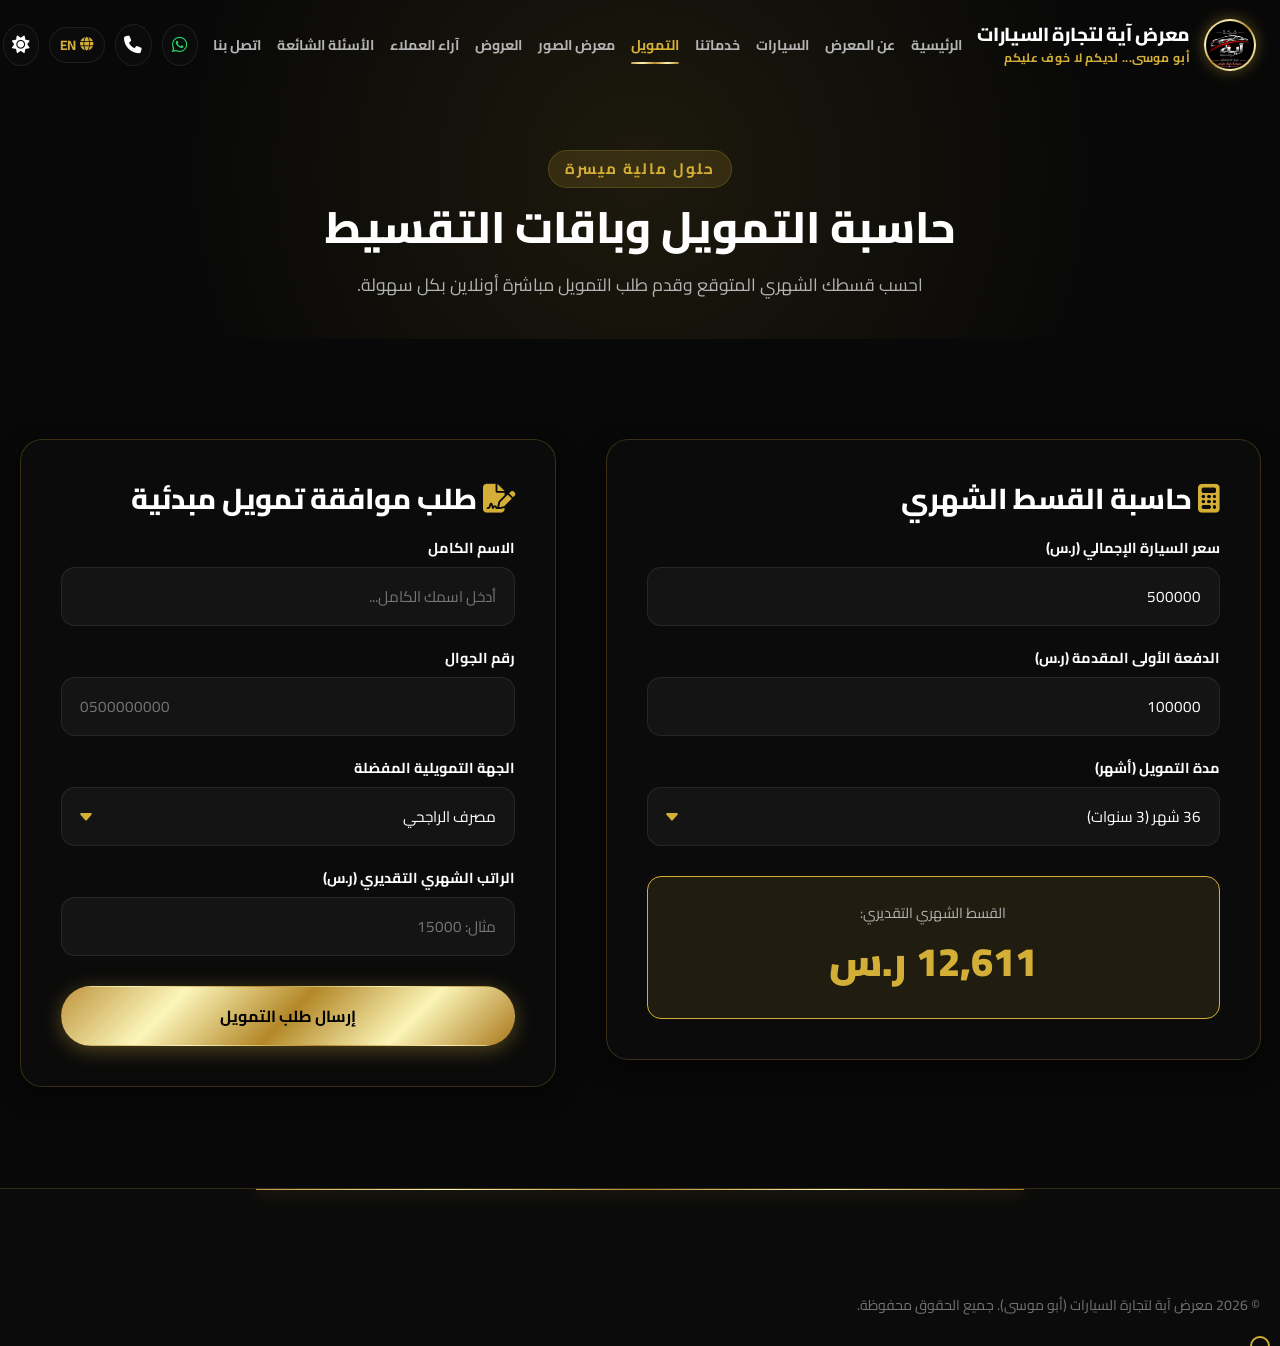
<file: financing.html>
<!DOCTYPE html>
<html lang="ar" dir="rtl" data-theme="dark">
<head>
  <meta charset="UTF-8">
  <meta name="viewport" content="width=device-width, initial-scale=1.0">
  <title>حلول التمويل | معرض آية لتجارة السيارات</title>
  <meta name="description" content="حاسبة التمويل التفاعلية وحلول تقسيط السيارات الميسرة بالتعاون مع كبرى البنوك والشركات.">

  <link rel="icon" type="image/svg+xml" href="images/logo/logo.png">
  <link rel="stylesheet" href="https://cdnjs.cloudflare.com/ajax/libs/font-awesome/6.5.1/css/all.min.css">
  <link rel="stylesheet" href="css/variables.css">
  <link rel="stylesheet" href="css/style.css">
  <link rel="stylesheet" href="css/header.css">
  <link rel="stylesheet" href="css/footer.css">
  <link rel="stylesheet" href="css/home.css">
  <link rel="stylesheet" href="css/cards.css">
  <link rel="stylesheet" href="css/forms.css">
  <link rel="stylesheet" href="css/animations.css">
  <link rel="stylesheet" href="css/responsive.css">
<base target="_blank">
</head>
<body>

  <div class="page-loader" id="pageLoader">
    <div class="loader-logo-wrap">
      <div class="loader-spinner"></div>
      <img src="images/logo/logo.png" alt="Logo" style="width: 100%; height: 100%; object-fit: contain;">
    </div>
    <div class="loader-brand" data-i18n="brand_name">معرض آية لتجارة السيارات</div>
  </div>

  <header class="site-header">
    <div class="container header-container">
      <a href="index.html" class="header-brand">
        <div class="logo-wrapper"><img src="images/logo/logo.png" alt="Logo" class="logo-img"></div>
        <div class="brand-text">
          <span class="brand-name" data-i18n="brand_name">معرض آية لتجارة السيارات</span>
          <span class="brand-tagline" data-i18n="tagline">أبو موسى... لديكم لا خوف عليكم</span>
        </div>
      </a>

      <nav class="main-nav">
        <ul class="nav-list">
          <li><a href="index.html" class="nav-link" data-i18n="nav_home">الرئيسية</a></li>
          <li><a href="about.html" class="nav-link" data-i18n="nav_about">عن المعرض</a></li>
          <li><a href="cars.html" class="nav-link" data-i18n="nav_cars">السيارات</a></li>
          <li><a href="services.html" class="nav-link" data-i18n="nav_services">خدماتنا</a></li>
          <li><a href="financing.html" class="nav-link active" data-i18n="nav_financing">التمويل</a></li>
          <li><a href="gallery.html" class="nav-link" data-i18n="nav_gallery">معرض الصور</a></li>
          <li><a href="offers.html" class="nav-link" data-i18n="nav_offers">العروض</a></li>
          <li><a href="testimonials.html" class="nav-link" data-i18n="nav_testimonials">آراء العملاء</a></li>
          <li><a href="faq.html" class="nav-link" data-i18n="nav_faq">الأسئلة الشائعة</a></li>
          <li><a href="contact.html" class="nav-link" data-i18n="nav_contact">اتصل بنا</a></li>
        </ul>
      </nav>

      <div class="header-actions">
        <div class="mobile-nav-toggle" aria-label="Menu"><span></span><span></span><span></span></div>
        <a href="https://wa.me/963936801748" target="_blank" class="action-btn action-btn-whatsapp" aria-label="WhatsApp"><i class="fab fa-whatsapp" style="color: #25d366;"></i></a>
        <a href="tel:+963936801748" class="action-btn action-btn-phone" aria-label="Call"><i class="fas fa-phone"></i></a>
        <button class="lang-toggle" aria-label="Switch Language"><i class="fas fa-globe"></i><span class="lang-toggle-text">EN</span></button>
        <button class="action-btn theme-toggle-btn" aria-label="Toggle Theme"><i class="fas fa-sun theme-toggle-icon"></i></button>
        <button class="action-btn search-trigger-btn" aria-label="Search"><i class="fas fa-search"></i></button>
        <a href="contact.html" class="btn btn-gold btn-header" data-i18n="book_now">احجز الآن</a></div>
    </div>
  </header>

  <div class="mobile-drawer-overlay"></div>
  <aside class="mobile-nav-drawer">
    <ul class="mobile-nav-list">
      <li><a href="index.html" class="mobile-nav-link" data-i18n="nav_home">الرئيسية</a></li>
      <li><a href="about.html" class="mobile-nav-link" data-i18n="nav_about">عن المعرض</a></li>
      <li><a href="cars.html" class="mobile-nav-link" data-i18n="nav_cars">السيارات</a></li>
      <li><a href="services.html" class="mobile-nav-link" data-i18n="nav_services">خدماتنا</a></li>
      <li><a href="financing.html" class="mobile-nav-link active" data-i18n="nav_financing">التمويل</a></li>
      <li><a href="gallery.html" class="mobile-nav-link" data-i18n="nav_gallery">معرض الصور</a></li>
      <li><a href="offers.html" class="mobile-nav-link" data-i18n="nav_offers">العروض</a></li>
      <li><a href="testimonials.html" class="mobile-nav-link" data-i18n="nav_testimonials">آراء العملاء</a></li>
      <li><a href="faq.html" class="mobile-nav-link" data-i18n="nav_faq">الأسئلة الشائعة</a></li>
      <li><a href="contact.html" class="mobile-nav-link" data-i18n="nav_contact">اتصل بنا</a></li>
    </ul>
  </aside>

  <!-- Title Banner -->
  <section class="section page-banner-section">
    <div class="container text-center" style="text-align: center;">
      <span class="section-subtitle" data-i18n="financing_subtitle">حلول مالية ميسرة</span>
      <h1 class="section-title" data-i18n="financing_title">حاسبة التمويل وباقات التقسيط</h1>
      <p class="section-description" data-i18n="financing_desc">احسب قسطك الشهري المتوقع وقدم طلب التمويل مباشرة أونلاين بكل سهولة.</p>
    </div>
  </section>

  <!-- Calculator & Form Section -->
  <section class="section">
    <div class="container">
      <div class="hero-content-grid financing-grid">
        
        <!-- Calculator Box -->
        <div class="glass-panel" style="padding: 40px;" data-animate="fade-up">
          <h3 class="section-title" style="font-size: 1.8rem; margin-bottom: 20px;" data-i18n="calc_heading"><i class="fas fa-calculator gold-text"></i> حاسبة القسط الشهري</h3>
          
          <div class="form-group">
            <label class="form-label" for="calcCarPrice" data-i18n="calc_total_price">سعر السيارة الإجمالي (ر.س)</label>
            <input type="number" class="form-control" id="calcCarPrice" value="500000" step="10000">
          </div>

          <div class="form-group">
            <label class="form-label" for="calcDownPayment" data-i18n="calc_down_payment">الدفعة الأولى المقدمة (ر.س)</label>
            <input type="number" class="form-control" id="calcDownPayment" value="100000" step="5000">
          </div>

          <div class="form-group">
            <label class="form-label" for="calcPeriod" data-i18n="calc_period">مدة التمويل (أشهر)</label>
            <select class="form-control" id="calcPeriod">
              <option value="12" data-i18n="month_12">12 شهر (سنة واحدة)</option>
              <option value="24" data-i18n="month_24">24 شهر (سنتين)</option>
              <option value="36" selected data-i18n="month_36">36 شهر (3 سنوات)</option>
              <option value="48" data-i18n="month_48">48 شهر (4 سنوات)</option>
              <option value="60" data-i18n="month_60">60 شهر (5 سنوات)</option>
            </select>
          </div>

          <div style="margin-top: 30px; padding: 24px; background: rgba(212, 175, 55, 0.1); border: 1px solid var(--color-gold); border-radius: var(--radius-md); text-align: center;">
            <div style="font-size: 0.9rem; color: var(--text-secondary);" data-i18n="calc_result_label">القسط الشهري التقديري:</div>
            <div id="calcMonthlyResult" style="font-size: 2.5rem; font-weight: 900; color: var(--color-gold); margin-top: 6px;">12,500 SAR</div>
          </div>
        </div>

        <!-- Application Form -->
        <div class="glass-panel" style="padding: 40px;" data-animate="fade-up">
          <h3 class="section-title" style="font-size: 1.8rem; margin-bottom: 20px;" data-i18n="finance_form_heading"><i class="fas fa-file-signature gold-text"></i> طلب موافقة تمويل مبدئية</h3>
          
          <form data-validate>
            <div class="form-group">
              <label class="form-label" data-i18n="full_name_label">الاسم الكامل</label>
              <input type="text" class="form-control" data-i18n-placeholder="full_name_placeholder" placeholder="أدخل اسمك الكامل..." required>
            </div>

            <div class="form-group">
              <label class="form-label" data-i18n="phone_label">رقم الجوال</label>
              <input type="tel" class="form-control" data-i18n-placeholder="phone_placeholder" placeholder="0500000000" required>
            </div>

            <div class="form-group">
              <label class="form-label" data-i18n="pref_bank_label">الجهة التمويلية المفضلة</label>
              <select class="form-control" required>
                <option value="rajhi" data-i18n="bank_rajhi">مصرف الراجحي</option>
                <option value="snb" data-i18n="bank_snb">البنك الأهلي SNB</option>
                <option value="riyad" data-i18n="bank_riyad">بنك الرياض</option>
                <option value="albilad" data-i18n="bank_albilad">بنك البلاد</option>
                <option value="other" data-i18n="bank_other">شركة تمويلية أخرى</option>
              </select>
            </div>

            <div class="form-group">
              <label class="form-label" data-i18n="salary_label">الراتب الشهري التقديري (ر.س)</label>
              <input type="number" class="form-control" data-i18n-placeholder="salary_placeholder" placeholder="مثال: 15000" required>
            </div>

            <button type="submit" class="btn btn-gold" style="width: 100%; margin-top: 10px;" data-i18n="submit_finance_app">إرسال طلب التمويل</button>
          </form>
        </div>

      </div>
    </div>
  </section>

  <footer class="site-footer">
    <div class="container">
      <div class="footer-bottom" style="border: none;">
        <div data-i18n="copyright">&copy; 2026 معرض آية لتجارة السيارات (أبو موسى). جميع الحقوق محفوظة.</div>
      </div>
    </div>
  </footer>


  <script src="js/theme.js"></script>
  <script src="js/main.js"></script>
  <script src="js/menu.js"></script>
  <script src="js/search.js"></script>
  <script src="js/contact.js"></script>
  <script src="js/animation.js"></script>
</body>
</html>
</file>
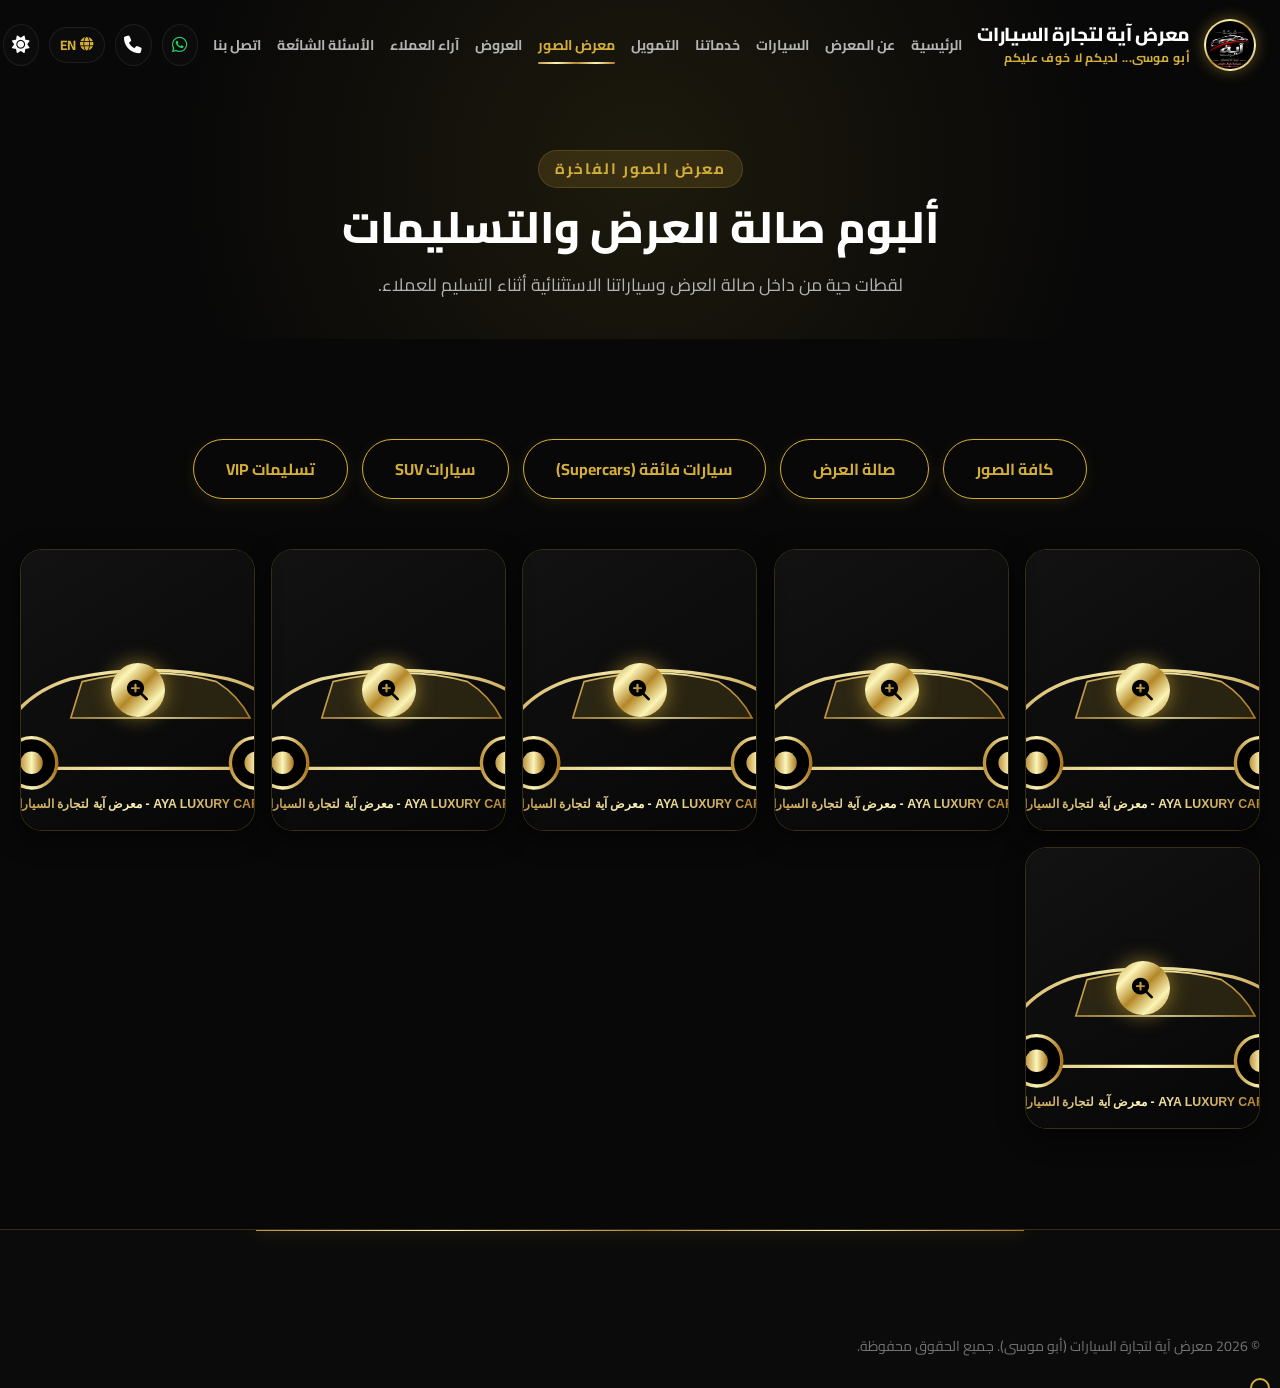
<file: gallery.html>
<!DOCTYPE html>
<html lang="ar" dir="rtl" data-theme="dark">
<head>
  <meta charset="UTF-8">
  <meta name="viewport" content="width=device-width, initial-scale=1.0">
  <title>معرض الصور | معرض آية لتجارة السيارات</title>
  <meta name="description" content="تصفح ألبوم صور وفيديوهات المعرض وسياراتنا الفاخرة وتسليمات العملاء المميزة.">

  <link rel="icon" type="image/svg+xml" href="images/logo/logo.png">
  <link rel="stylesheet" href="https://cdnjs.cloudflare.com/ajax/libs/font-awesome/6.5.1/css/all.min.css">
  <link rel="stylesheet" href="css/variables.css">
  <link rel="stylesheet" href="css/style.css">
  <link rel="stylesheet" href="css/header.css">
  <link rel="stylesheet" href="css/footer.css">
  <link rel="stylesheet" href="css/home.css">
  <link rel="stylesheet" href="css/cards.css">
  <link rel="stylesheet" href="css/forms.css">
  <link rel="stylesheet" href="css/animations.css">
  <link rel="stylesheet" href="css/responsive.css">
<base target="_blank">
</head>
<body>

  <div class="page-loader" id="pageLoader">
    <div class="loader-logo-wrap">
      <div class="loader-spinner"></div>
      <img src="images/logo/logo.png" alt="Logo" style="width: 100%; height: 100%; object-fit: contain;">
    </div>
    <div class="loader-brand" data-i18n="brand_name">معرض آية لتجارة السيارات</div>
  </div>

  <header class="site-header">
    <div class="container header-container">
      <a href="index.html" class="header-brand">
        <div class="logo-wrapper"><img src="images/logo/logo.png" alt="Logo" class="logo-img"></div>
        <div class="brand-text">
          <span class="brand-name" data-i18n="brand_name">معرض آية لتجارة السيارات</span>
          <span class="brand-tagline" data-i18n="tagline">أبو موسى... لديكم لا خوف عليكم</span>
        </div>
      </a>

      <nav class="main-nav">
        <ul class="nav-list">
          <li><a href="index.html" class="nav-link" data-i18n="nav_home">الرئيسية</a></li>
          <li><a href="about.html" class="nav-link" data-i18n="nav_about">عن المعرض</a></li>
          <li><a href="cars.html" class="nav-link" data-i18n="nav_cars">السيارات</a></li>
          <li><a href="services.html" class="nav-link" data-i18n="nav_services">خدماتنا</a></li>
          <li><a href="financing.html" class="nav-link" data-i18n="nav_financing">التمويل</a></li>
          <li><a href="gallery.html" class="nav-link active" data-i18n="nav_gallery">معرض الصور</a></li>
          <li><a href="offers.html" class="nav-link" data-i18n="nav_offers">العروض</a></li>
          <li><a href="testimonials.html" class="nav-link" data-i18n="nav_testimonials">آراء العملاء</a></li>
          <li><a href="faq.html" class="nav-link" data-i18n="nav_faq">الأسئلة الشائعة</a></li>
          <li><a href="contact.html" class="nav-link" data-i18n="nav_contact">اتصل بنا</a></li>
        </ul>
      </nav>

      <div class="header-actions">
        <div class="mobile-nav-toggle" aria-label="Menu"><span></span><span></span><span></span></div>
        <a href="https://wa.me/963936801748" target="_blank" class="action-btn action-btn-whatsapp" aria-label="WhatsApp"><i class="fab fa-whatsapp" style="color: #25d366;"></i></a>
        <a href="tel:+963936801748" class="action-btn action-btn-phone" aria-label="Call"><i class="fas fa-phone"></i></a>
        <button class="lang-toggle" aria-label="Switch Language"><i class="fas fa-globe"></i><span class="lang-toggle-text">EN</span></button>
        <button class="action-btn theme-toggle-btn" aria-label="Toggle Theme"><i class="fas fa-sun theme-toggle-icon"></i></button>
        <button class="action-btn search-trigger-btn" aria-label="Search"><i class="fas fa-search"></i></button>
        <a href="contact.html" class="btn btn-gold btn-header" data-i18n="book_now">احجز الآن</a></div>
    </div>
  </header>

  <div class="mobile-drawer-overlay"></div>
  <aside class="mobile-nav-drawer">
    <ul class="mobile-nav-list">
      <li><a href="index.html" class="mobile-nav-link" data-i18n="nav_home">الرئيسية</a></li>
      <li><a href="about.html" class="mobile-nav-link" data-i18n="nav_about">عن المعرض</a></li>
      <li><a href="cars.html" class="mobile-nav-link" data-i18n="nav_cars">السيارات</a></li>
      <li><a href="services.html" class="mobile-nav-link" data-i18n="nav_services">خدماتنا</a></li>
      <li><a href="financing.html" class="mobile-nav-link" data-i18n="nav_financing">التمويل</a></li>
      <li><a href="gallery.html" class="mobile-nav-link active" data-i18n="nav_gallery">معرض الصور</a></li>
      <li><a href="offers.html" class="mobile-nav-link" data-i18n="nav_offers">العروض</a></li>
      <li><a href="testimonials.html" class="mobile-nav-link" data-i18n="nav_testimonials">آراء العملاء</a></li>
      <li><a href="faq.html" class="mobile-nav-link" data-i18n="nav_faq">الأسئلة الشائعة</a></li>
      <li><a href="contact.html" class="mobile-nav-link" data-i18n="nav_contact">اتصل بنا</a></li>
    </ul>
  </aside>

  <!-- Title Banner -->
  <section class="section page-banner-section">
    <div class="container text-center" style="text-align: center;">
      <span class="section-subtitle" data-i18n="gallery_subtitle">معرض الصور الفاخرة</span>
      <h1 class="section-title" data-i18n="gallery_title">ألبوم صالة العرض والتسليمات</h1>
      <p class="section-description" data-i18n="gallery_desc">لقطات حية من داخل صالة العرض وسياراتنا الاستثنائية أثناء التسليم للعملاء.</p>
    </div>
  </section>

  <!-- Gallery Filter & Grid -->
  <section class="section">
    <div class="container">
      
      <!-- Filter Buttons -->
      <div style="display: flex; justify-content: center; gap: 14px; margin-bottom: 50px; flex-wrap: wrap;" data-animate="fade-up">
        <button class="btn btn-outline-gold gallery-filter-btn active" data-filter="all" data-i18n="filter_all_photos">كافة الصور</button>
        <button class="btn btn-outline-gold gallery-filter-btn" data-filter="showroom" data-i18n="filter_showroom">صالة العرض</button>
        <button class="btn btn-outline-gold gallery-filter-btn" data-filter="supercars" data-i18n="filter_supercars">سيارات فائقة (Supercars)</button>
        <button class="btn btn-outline-gold gallery-filter-btn" data-filter="suv" data-i18n="filter_suv">سيارات SUV</button>
        <button class="btn btn-outline-gold gallery-filter-btn" data-filter="deliveries" data-i18n="filter_deliveries">تسليمات VIP</button>
      </div>

      <!-- Gallery Items Grid -->
      <div class="filter-grid gallery-grid" id="galleryGrid">
        
        <div class="gallery-item gallery-zoom-trigger" data-category="showroom" data-src="images/cars/car-placeholder.svg" data-caption="صالة عرض معرض آية الفاخرة" data-caption-en="Aya Car Trading Luxury Showroom" data-animate="fade-up">
          <div class="car-card">
            <div class="car-image-box" style="height: 280px;">
              <img src="images/cars/car-placeholder.svg" alt="صالة العرض" class="car-image">
              <div class="play-video-btn"><i class="fas fa-search-plus"></i></div>
            </div>
          </div>
        </div>

        <div class="gallery-item gallery-zoom-trigger" data-category="supercars" data-src="images/cars/car-placeholder.svg" data-caption="بورش 911 GT3 RS باللون الأسود الملكي" data-caption-en="Porsche 911 GT3 RS in Royal Black" data-animate="fade-up">
          <div class="car-card">
            <div class="car-image-box" style="height: 280px;">
              <img src="images/cars/car-placeholder.svg" alt="بورش GT3" class="car-image">
              <div class="play-video-btn"><i class="fas fa-search-plus"></i></div>
            </div>
          </div>
        </div>

        <div class="gallery-item gallery-zoom-trigger" data-category="suv" data-src="images/cars/car-placeholder.svg" data-caption="مرسيدس G63 AMG 2024 إصدار خاص" data-caption-en="Mercedes G63 AMG 2024 Special Edition" data-animate="fade-up">
          <div class="car-card">
            <div class="car-image-box" style="height: 280px;">
              <img src="images/cars/car-placeholder.svg" alt="مرسيدس G63" class="car-image">
              <div class="play-video-btn"><i class="fas fa-search-plus"></i></div>
            </div>
          </div>
        </div>

        <div class="gallery-item gallery-zoom-trigger" data-category="deliveries" data-src="images/cars/car-placeholder.svg" data-caption="لحظة تسليم رولز رويس كولينان للعميل" data-caption-en="Rolls-Royce Cullinan Delivery to Client" data-animate="fade-up">
          <div class="car-card">
            <div class="car-image-box" style="height: 280px;">
              <img src="images/cars/car-placeholder.svg" alt="تسليم رولز رويس" class="car-image">
              <div class="play-video-btn"><i class="fas fa-search-plus"></i></div>
            </div>
          </div>
        </div>

        <div class="gallery-item gallery-zoom-trigger" data-category="supercars" data-src="images/cars/car-placeholder.svg" data-caption="لامبورغيني أوروس بلمسات كربون فايبر" data-caption-en="Lamborghini Urus with Carbon Fiber Accents" data-animate="fade-up">
          <div class="car-card">
            <div class="car-image-box" style="height: 280px;">
              <img src="images/cars/car-placeholder.svg" alt="لامبورغيني اوروس" class="car-image">
              <div class="play-video-btn"><i class="fas fa-search-plus"></i></div>
            </div>
          </div>
        </div>

        <div class="gallery-item gallery-zoom-trigger" data-category="showroom" data-src="images/cars/car-placeholder.svg" data-caption="جانب من أسطول السيارات المتاحة بالمعرض" data-caption-en="Part of the Available Fleet at the Showroom" data-animate="fade-up">
          <div class="car-card">
            <div class="car-image-box" style="height: 280px;">
              <img src="images/cars/car-placeholder.svg" alt="أسطول المعرض" class="car-image">
              <div class="play-video-btn"><i class="fas fa-search-plus"></i></div>
            </div>
          </div>
        </div>

      </div>
    </div>
  </section>

  <footer class="site-footer">
    <div class="container">
      <div class="footer-bottom" style="border: none;">
        <div data-i18n="copyright">&copy; 2026 معرض آية لتجارة السيارات (أبو موسى). جميع الحقوق محفوظة.</div>
      </div>
    </div>
  </footer>


  <script src="js/theme.js"></script>
  <script src="js/main.js"></script>
  <script src="js/menu.js"></script>
  <script src="js/gallery.js"></script>
  <script src="js/search.js"></script>
  <script src="js/animation.js"></script>
</body>
</html>
</file>
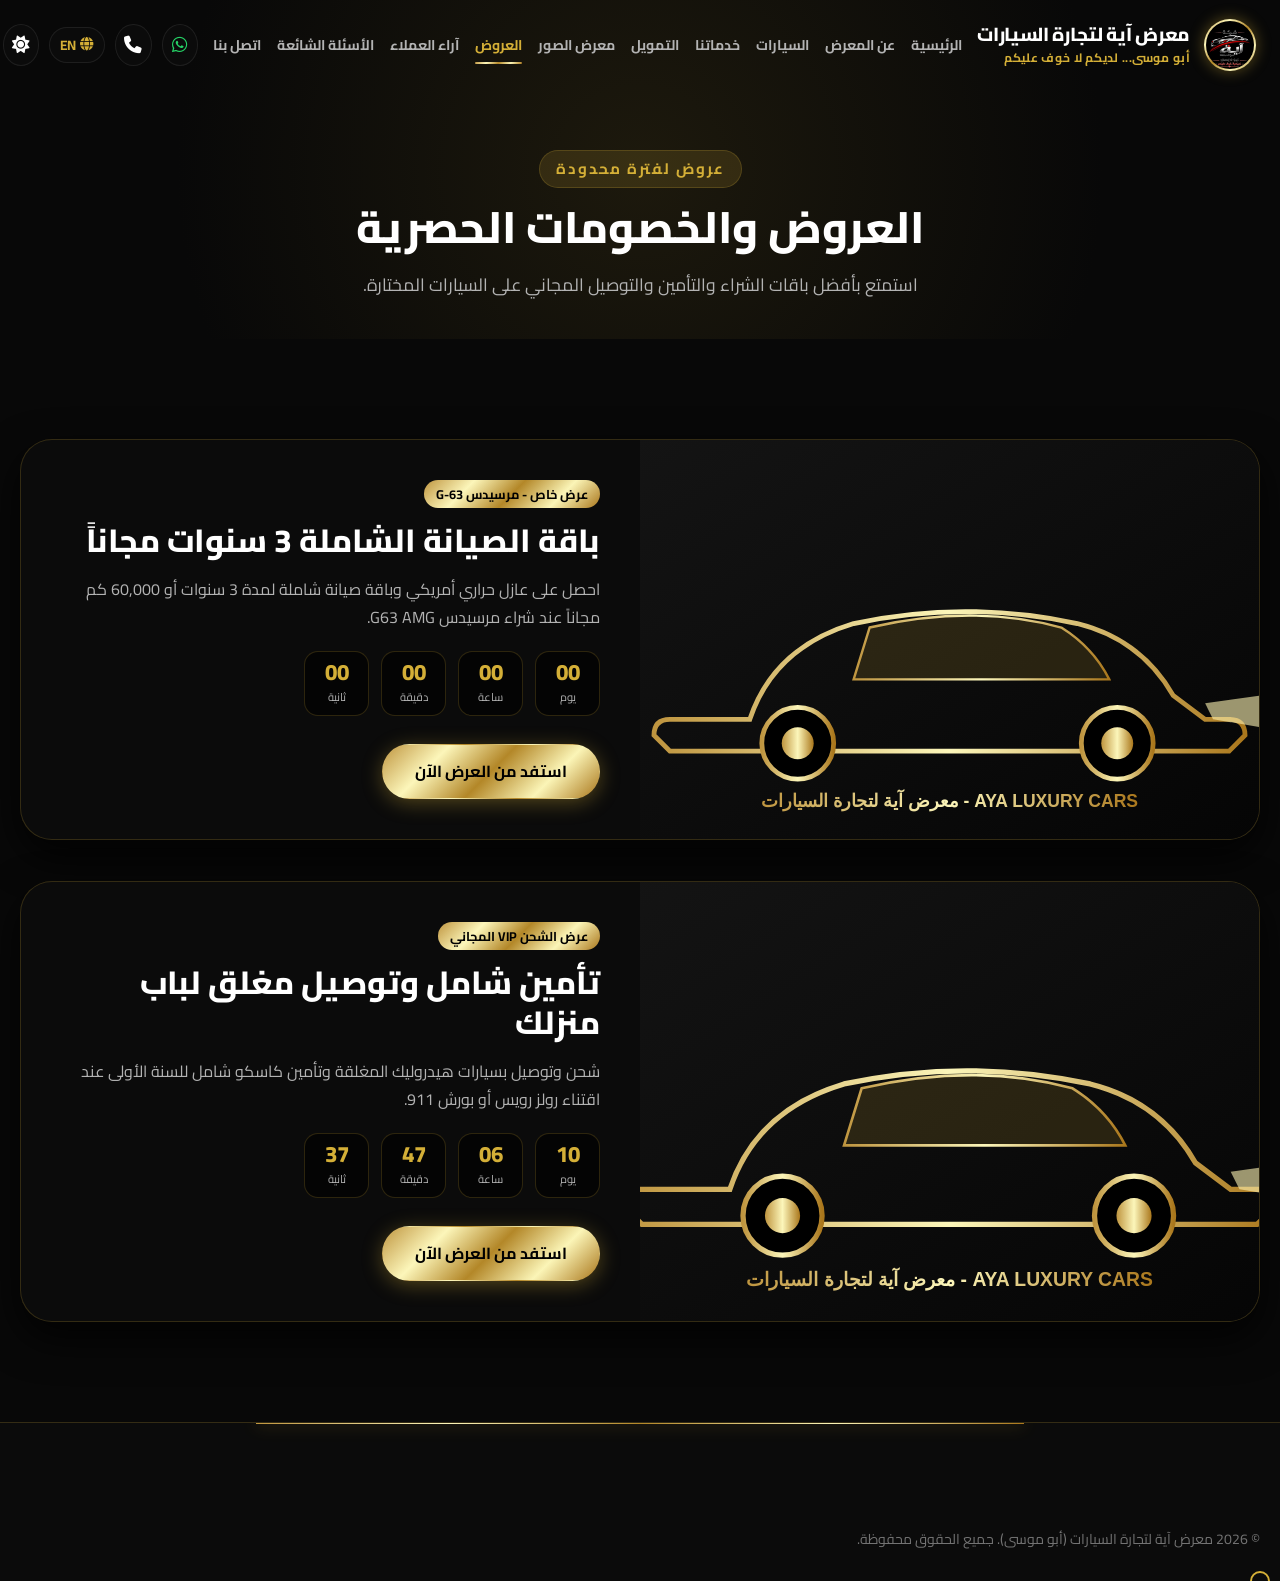
<file: offers.html>
<!DOCTYPE html>
<html lang="ar" dir="rtl" data-theme="dark">
<head>
  <meta charset="UTF-8">
  <meta name="viewport" content="width=device-width, initial-scale=1.0">
  <title>العروض الحصرية | معرض آية لتجارة السيارات</title>
  <meta name="description" content="العروض الترويجية والخصومات المحدودة على السيارات الفاخرة بمعرض آية.">

  <link rel="icon" type="image/svg+xml" href="images/logo/logo.png">
  <link rel="stylesheet" href="https://cdnjs.cloudflare.com/ajax/libs/font-awesome/6.5.1/css/all.min.css">
  <link rel="stylesheet" href="css/variables.css">
  <link rel="stylesheet" href="css/style.css">
  <link rel="stylesheet" href="css/header.css">
  <link rel="stylesheet" href="css/footer.css">
  <link rel="stylesheet" href="css/home.css">
  <link rel="stylesheet" href="css/cards.css">
  <link rel="stylesheet" href="css/forms.css">
  <link rel="stylesheet" href="css/animations.css">
  <link rel="stylesheet" href="css/responsive.css">
<base target="_blank">
</head>
<body>

  <div class="page-loader" id="pageLoader">
    <div class="loader-logo-wrap">
      <div class="loader-spinner"></div>
      <img src="images/logo/logo.png" alt="Logo" style="width: 100%; height: 100%; object-fit: contain;">
    </div>
    <div class="loader-brand" data-i18n="brand_name">معرض آية لتجارة السيارات</div>
  </div>

  <header class="site-header">
    <div class="container header-container">
      <a href="index.html" class="header-brand">
        <div class="logo-wrapper"><img src="images/logo/logo.png" alt="Logo" class="logo-img"></div>
        <div class="brand-text">
          <span class="brand-name" data-i18n="brand_name">معرض آية لتجارة السيارات</span>
          <span class="brand-tagline" data-i18n="tagline">أبو موسى... لديكم لا خوف عليكم</span>
        </div>
      </a>

      <nav class="main-nav">
        <ul class="nav-list">
          <li><a href="index.html" class="nav-link" data-i18n="nav_home">الرئيسية</a></li>
          <li><a href="about.html" class="nav-link" data-i18n="nav_about">عن المعرض</a></li>
          <li><a href="cars.html" class="nav-link" data-i18n="nav_cars">السيارات</a></li>
          <li><a href="services.html" class="nav-link" data-i18n="nav_services">خدماتنا</a></li>
          <li><a href="financing.html" class="nav-link" data-i18n="nav_financing">التمويل</a></li>
          <li><a href="gallery.html" class="nav-link" data-i18n="nav_gallery">معرض الصور</a></li>
          <li><a href="offers.html" class="nav-link active" data-i18n="nav_offers">العروض</a></li>
          <li><a href="testimonials.html" class="nav-link" data-i18n="nav_testimonials">آراء العملاء</a></li>
          <li><a href="faq.html" class="nav-link" data-i18n="nav_faq">الأسئلة الشائعة</a></li>
          <li><a href="contact.html" class="nav-link" data-i18n="nav_contact">اتصل بنا</a></li>
        </ul>
      </nav>

      <div class="header-actions">
        <div class="mobile-nav-toggle" aria-label="Menu"><span></span><span></span><span></span></div>
        <a href="https://wa.me/963936801748" target="_blank" class="action-btn action-btn-whatsapp" aria-label="WhatsApp"><i class="fab fa-whatsapp" style="color: #25d366;"></i></a>
        <a href="tel:+963936801748" class="action-btn action-btn-phone" aria-label="Call"><i class="fas fa-phone"></i></a>
        <button class="lang-toggle" aria-label="Switch Language"><i class="fas fa-globe"></i><span class="lang-toggle-text">EN</span></button>
        <button class="action-btn theme-toggle-btn" aria-label="Toggle Theme"><i class="fas fa-sun theme-toggle-icon"></i></button>
        <button class="action-btn search-trigger-btn" aria-label="Search"><i class="fas fa-search"></i></button>
        <a href="contact.html" class="btn btn-gold btn-header" data-i18n="book_now">احجز الآن</a></div>
    </div>
  </header>

  <div class="mobile-drawer-overlay"></div>
  <aside class="mobile-nav-drawer">
    <ul class="mobile-nav-list">
      <li><a href="index.html" class="mobile-nav-link" data-i18n="nav_home">الرئيسية</a></li>
      <li><a href="about.html" class="mobile-nav-link" data-i18n="nav_about">عن المعرض</a></li>
      <li><a href="cars.html" class="mobile-nav-link" data-i18n="nav_cars">السيارات</a></li>
      <li><a href="services.html" class="mobile-nav-link" data-i18n="nav_services">خدماتنا</a></li>
      <li><a href="financing.html" class="mobile-nav-link" data-i18n="nav_financing">التمويل</a></li>
      <li><a href="gallery.html" class="mobile-nav-link" data-i18n="nav_gallery">معرض الصور</a></li>
      <li><a href="offers.html" class="mobile-nav-link active" data-i18n="nav_offers">العروض</a></li>
      <li><a href="testimonials.html" class="mobile-nav-link" data-i18n="nav_testimonials">آراء العملاء</a></li>
      <li><a href="faq.html" class="mobile-nav-link" data-i18n="nav_faq">الأسئلة الشائعة</a></li>
      <li><a href="contact.html" class="mobile-nav-link" data-i18n="nav_contact">اتصل بنا</a></li>
    </ul>
  </aside>

  <!-- Title Banner -->
  <section class="section page-banner-section">
    <div class="container text-center" style="text-align: center;">
      <span class="section-subtitle" data-i18n="offers_subtitle">عروض لفترة محدودة</span>
      <h1 class="section-title" data-i18n="offers_title">العروض والخصومات الحصرية</h1>
      <p class="section-description" data-i18n="offers_desc">استمتع بأفضل باقات الشراء والتأمين والتوصيل المجاني على السيارات المختارة.</p>
    </div>
  </section>

  <section class="section">
    <div class="container" style="display: flex; flex-direction: column; gap: 40px;">
      
      <!-- Offer 1 -->
      <div class="offer-card glass-panel" data-animate="fade-up">
        <div class="offer-img-box">
          <img src="images/cars/car-placeholder.svg" alt="عرض مرسيدس" class="offer-img">
        </div>
        <div class="offer-content">
          <span class="badge badge-gold" style="width: fit-content; margin-bottom: 12px;" data-i18n="offer_1_badge">عرض خاص - مرسيدس G-63</span>
          <h2 class="section-title" style="font-size: 2rem; text-align: right;" data-i18n="offer_1_title">باقة الصيانة الشاملة 3 سنوات مجاناً</h2>
          <p style="color: var(--text-secondary); line-height: 1.7;" data-i18n="offer_1_desc">
            احصل على عازل حراري أمريكي وباقة صيانة شاملة لمدة 3 سنوات أو 60,000 كم مجاناً عند شراء مرسيدس G63 AMG.
          </p>
          <div class="countdown-box" data-countdown="2026-11-30">
            <div class="countdown-unit"><span class="countdown-num cd-days">15</span><span class="countdown-txt" data-i18n="days">يوم</span></div>
            <div class="countdown-unit"><span class="countdown-num cd-hours">10</span><span class="countdown-txt" data-i18n="hours">ساعة</span></div>
            <div class="countdown-unit"><span class="countdown-num cd-mins">20</span><span class="countdown-txt" data-i18n="mins">دقيقة</span></div>
            <div class="countdown-unit"><span class="countdown-num cd-secs">00</span><span class="countdown-txt" data-i18n="secs">ثانية</span></div>
          </div>
          <div><a href="contact.html" class="btn btn-gold" data-i18n="offer_btn">احجز العرض الآن</a></div>
        </div>
      </div>

      <!-- Offer 2 -->
      <div class="offer-card glass-panel" data-animate="fade-up">
        <div class="offer-img-box">
          <img src="images/cars/car-placeholder.svg" alt="عرض رولز رويس" class="offer-img">
        </div>
        <div class="offer-content">
          <span class="badge badge-gold" style="width: fit-content; margin-bottom: 12px;" data-i18n="offer_2_badge">عرض الشحن VIP المجاني</span>
          <h2 class="section-title" style="font-size: 2rem; text-align: right;" data-i18n="offer_2_title">تأمين شامل وتوصيل مغلق لباب منزلك</h2>
          <p style="color: var(--text-secondary); line-height: 1.7;" data-i18n="offer_2_desc">
            شحن وتوصيل بسيارات هيدروليك المغلقة وتأمين كاسكو شامل للسنة الأولى عند اقتناء رولز رويس أو بورش 911.
          </p>
          <div class="countdown-box" data-countdown="2026-12-15">
            <div class="countdown-unit"><span class="countdown-num cd-days">22</span><span class="countdown-txt" data-i18n="days">يوم</span></div>
            <div class="countdown-unit"><span class="countdown-num cd-hours">14</span><span class="countdown-txt" data-i18n="hours">ساعة</span></div>
            <div class="countdown-unit"><span class="countdown-num cd-mins">35</span><span class="countdown-txt" data-i18n="mins">دقيقة</span></div>
            <div class="countdown-unit"><span class="countdown-num cd-secs">12</span><span class="countdown-txt" data-i18n="secs">ثانية</span></div>
          </div>
          <div><a href="contact.html" class="btn btn-gold" data-i18n="offer_btn">احجز العرض الآن</a></div>
        </div>
      </div>

    </div>
  </section>

  <footer class="site-footer">
    <div class="container">
      <div class="footer-bottom" style="border: none;">
        <div data-i18n="copyright">&copy; 2026 معرض آية لتجارة السيارات (أبو موسى). جميع الحقوق محفوظة.</div>
      </div>
    </div>
  </footer>


  <script src="js/theme.js"></script>
  <script src="js/main.js"></script>
  <script src="js/menu.js"></script>
  <script src="js/search.js"></script>
  <script src="js/animation.js"></script>
</body>
</html>
</file>
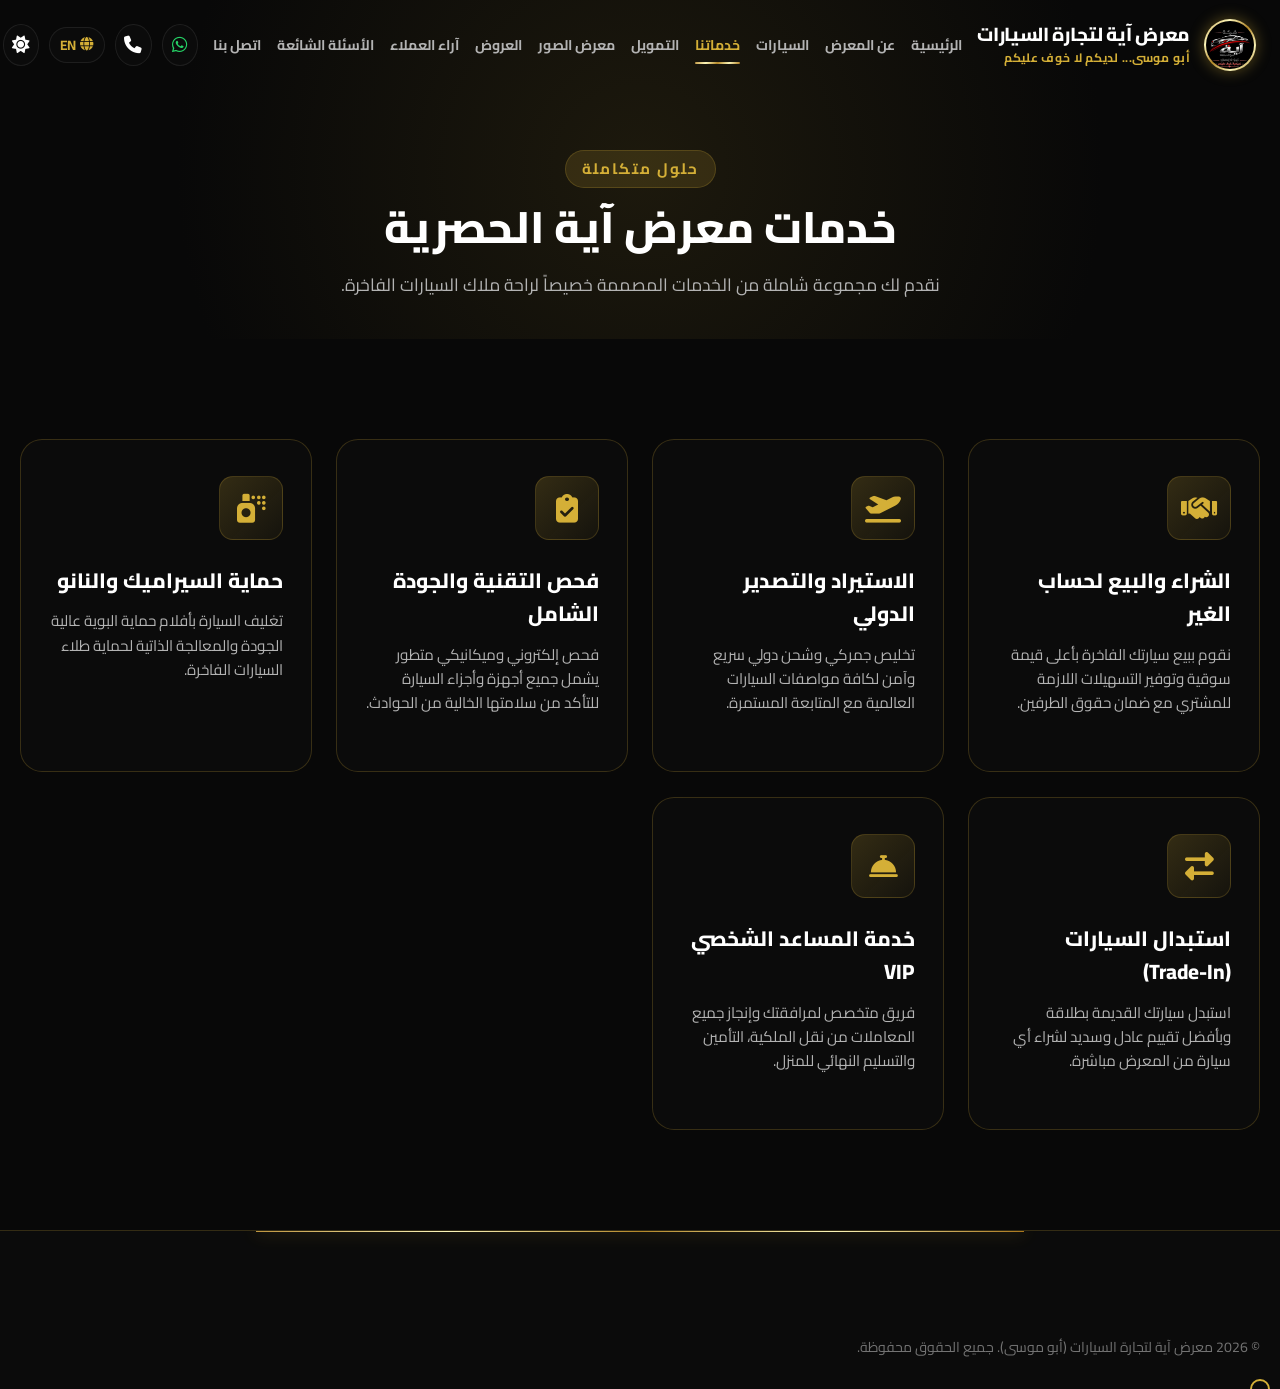
<file: services.html>
<!DOCTYPE html>
<html lang="ar" dir="rtl" data-theme="dark">
<head>
  <meta charset="UTF-8">
  <meta name="viewport" content="width=device-width, initial-scale=1.0">
  <title>خدماتنا المميزة | معرض آية لتجارة السيارات</title>
  <meta name="description" content="استكشف الخدمات الحصرية والحلول المتكاملة لشراء وصيانة وشحن السيارات الفاخرة بمعرض آية.">

  <link rel="icon" type="image/svg+xml" href="images/logo/logo.png">
  <link rel="stylesheet" href="https://cdnjs.cloudflare.com/ajax/libs/font-awesome/6.5.1/css/all.min.css">
  <link rel="stylesheet" href="css/variables.css">
  <link rel="stylesheet" href="css/style.css">
  <link rel="stylesheet" href="css/header.css">
  <link rel="stylesheet" href="css/footer.css">
  <link rel="stylesheet" href="css/home.css">
  <link rel="stylesheet" href="css/cards.css">
  <link rel="stylesheet" href="css/forms.css">
  <link rel="stylesheet" href="css/animations.css">
  <link rel="stylesheet" href="css/responsive.css">
<base target="_blank">
</head>
<body>

  <div class="page-loader" id="pageLoader">
    <div class="loader-logo-wrap">
      <div class="loader-spinner"></div>
      <img src="images/logo/logo.png" alt="Logo" style="width: 100%; height: 100%; object-fit: contain;">
    </div>
    <div class="loader-brand" data-i18n="brand_name">معرض آية لتجارة السيارات</div>
  </div>

  <header class="site-header">
    <div class="container header-container">
      <a href="index.html" class="header-brand">
        <div class="logo-wrapper"><img src="images/logo/logo.png" alt="Logo" class="logo-img"></div>
        <div class="brand-text">
          <span class="brand-name" data-i18n="brand_name">معرض آية لتجارة السيارات</span>
          <span class="brand-tagline" data-i18n="tagline">أبو موسى... لديكم لا خوف عليكم</span>
        </div>
      </a>

      <nav class="main-nav">
        <ul class="nav-list">
          <li><a href="index.html" class="nav-link" data-i18n="nav_home">الرئيسية</a></li>
          <li><a href="about.html" class="nav-link" data-i18n="nav_about">عن المعرض</a></li>
          <li><a href="cars.html" class="nav-link" data-i18n="nav_cars">السيارات</a></li>
          <li><a href="services.html" class="nav-link active" data-i18n="nav_services">خدماتنا</a></li>
          <li><a href="financing.html" class="nav-link" data-i18n="nav_financing">التمويل</a></li>
          <li><a href="gallery.html" class="nav-link" data-i18n="nav_gallery">معرض الصور</a></li>
          <li><a href="offers.html" class="nav-link" data-i18n="nav_offers">العروض</a></li>
          <li><a href="testimonials.html" class="nav-link" data-i18n="nav_testimonials">آراء العملاء</a></li>
          <li><a href="faq.html" class="nav-link" data-i18n="nav_faq">الأسئلة الشائعة</a></li>
          <li><a href="contact.html" class="nav-link" data-i18n="nav_contact">اتصل بنا</a></li>
        </ul>
      </nav>

      <div class="header-actions">
        <div class="mobile-nav-toggle" aria-label="Menu"><span></span><span></span><span></span></div>
        <a href="https://wa.me/963936801748" target="_blank" class="action-btn action-btn-whatsapp" aria-label="WhatsApp"><i class="fab fa-whatsapp" style="color: #25d366;"></i></a>
        <a href="tel:+963936801748" class="action-btn action-btn-phone" aria-label="Call"><i class="fas fa-phone"></i></a>
        <button class="lang-toggle" aria-label="Switch Language"><i class="fas fa-globe"></i><span class="lang-toggle-text">EN</span></button>
        <button class="action-btn theme-toggle-btn" aria-label="Toggle Theme"><i class="fas fa-sun theme-toggle-icon"></i></button>
        <button class="action-btn search-trigger-btn" aria-label="Search"><i class="fas fa-search"></i></button>
        <a href="contact.html" class="btn btn-gold btn-header" data-i18n="book_now">احجز الآن</a></div>
    </div>
  </header>

  <div class="mobile-drawer-overlay"></div>
  <aside class="mobile-nav-drawer">
    <ul class="mobile-nav-list">
      <li><a href="index.html" class="mobile-nav-link" data-i18n="nav_home">الرئيسية</a></li>
      <li><a href="about.html" class="mobile-nav-link" data-i18n="nav_about">عن المعرض</a></li>
      <li><a href="cars.html" class="mobile-nav-link" data-i18n="nav_cars">السيارات</a></li>
      <li><a href="services.html" class="mobile-nav-link active" data-i18n="nav_services">خدماتنا</a></li>
      <li><a href="financing.html" class="mobile-nav-link" data-i18n="nav_financing">التمويل</a></li>
      <li><a href="gallery.html" class="mobile-nav-link" data-i18n="nav_gallery">معرض الصور</a></li>
      <li><a href="offers.html" class="mobile-nav-link" data-i18n="nav_offers">العروض</a></li>
      <li><a href="testimonials.html" class="mobile-nav-link" data-i18n="nav_testimonials">آراء العملاء</a></li>
      <li><a href="faq.html" class="mobile-nav-link" data-i18n="nav_faq">الأسئلة الشائعة</a></li>
      <li><a href="contact.html" class="mobile-nav-link" data-i18n="nav_contact">اتصل بنا</a></li>
    </ul>
  </aside>

  <!-- Title Banner -->
  <section class="section page-banner-section">
    <div class="container text-center" style="text-align: center;">
      <span class="section-subtitle" data-i18n="services_subtitle">حلول متكاملة</span>
      <h1 class="section-title" data-i18n="services_title">خدمات معرض آية الحصرية</h1>
      <p class="section-description" data-i18n="services_desc">نقدم لك مجموعة شاملة من الخدمات المصممة خصيصاً لراحة ملاك السيارات الفاخرة.</p>
    </div>
  </section>

  <!-- Services Grid -->
  <section class="section">
    <div class="container">
      <div class="features-grid services-grid">
        
        <div class="service-card" data-animate="fade-up">
          <div class="service-icon"><i class="fas fa-handshake"></i></div>
          <h3 class="service-title" data-i18n="service_1_title">الشراء والبيع لحساب الغير</h3>
          <p class="service-desc" data-i18n="service_1_desc">نقوم ببيع سيارتك الفاخرة بأعلى قيمة سوقية وتوفير التسهيلات اللازمة للمشتري مع ضمان حقوق الطرفين.</p>
        </div>

        <div class="service-card" data-animate="fade-up">
          <div class="service-icon"><i class="fas fa-plane-departure"></i></div>
          <h3 class="service-title" data-i18n="service_2_title">الاستيراد والتصدير الدولي</h3>
          <p class="service-desc" data-i18n="service_2_desc">تخليص جمركي وشحن دولي سريع وآمن لكافة مواصفات السيارات العالمية مع المتابعة المستمرة.</p>
        </div>

        <div class="service-card" data-animate="fade-up">
          <div class="service-icon"><i class="fas fa-clipboard-check"></i></div>
          <h3 class="service-title" data-i18n="service_3_title">فحص التقنية والجودة الشامل</h3>
          <p class="service-desc" data-i18n="service_3_desc">فحص إلكتروني وميكانيكي متطور يشمل جميع أجهزة وأجزاء السيارة للتأكد من سلامتها الخالية من الحوادث.</p>
        </div>

        <div class="service-card" data-animate="fade-up">
          <div class="service-icon"><i class="fas fa-spray-can"></i></div>
          <h3 class="service-title" data-i18n="service_4_title">حماية السيراميك والنانو</h3>
          <p class="service-desc" data-i18n="service_4_desc">تغليف السيارة بأفلام حماية البوية عالية الجودة والمعالجة الذاتية لحماية طلاء السيارات الفاخرة.</p>
        </div>

        <div class="service-card" data-animate="fade-up">
          <div class="service-icon"><i class="fas fa-exchange-alt"></i></div>
          <h3 class="service-title" data-i18n="service_5_title">استبدال السيارات (Trade-In)</h3>
          <p class="service-desc" data-i18n="service_5_desc">استبدل سيارتك القديمة بطلاقة وبأفضل تقييم عادل وسديد لشراء أي سيارة من المعرض مباشرة.</p>
        </div>

        <div class="service-card" data-animate="fade-up">
          <div class="service-icon"><i class="fas fa-concierge-bell"></i></div>
          <h3 class="service-title" data-i18n="service_6_title">خدمة المساعد الشخصي VIP</h3>
          <p class="service-desc" data-i18n="service_6_desc">فريق متخصص لمرافقتك وإنجاز جميع المعاملات من نقل الملكية، التأمين والتسليم النهائي للمنزل.</p>
        </div>

      </div>
    </div>
  </section>

  <footer class="site-footer">
    <div class="container">
      <div class="footer-bottom" style="border: none;">
        <div data-i18n="copyright">&copy; 2026 معرض آية لتجارة السيارات (أبو موسى). جميع الحقوق محفوظة.</div>
      </div>
    </div>
  </footer>


  <script src="js/theme.js"></script>
  <script src="js/main.js"></script>
  <script src="js/menu.js"></script>
  <script src="js/search.js"></script>
  <script src="js/animation.js"></script>
</body>
</html>
</file>
<file: css/variables.css>
/* -------------------------------------------------------------------
   Aya Car Trading | معرض آية لتجارة السيارات
   CSS Variables & Design System Tokens
------------------------------------------------------------------- */

:root {
  /* Color Palette - Dark Mode (Default) */
  --bg-primary: #080808;
  --bg-secondary: #0b0b0b;
  --bg-tertiary: #171717;
  --bg-card: rgba(17, 17, 17, 0.7);
  --bg-glass: rgba(15, 15, 15, 0.65);
  --bg-glass-hover: rgba(25, 25, 25, 0.85);

  /* Gold Luxury Accents */
  --color-gold: #d4af37;
  --color-gold-light: #f3e5ab;
  --color-gold-dark: #aa820a;
  --color-gold-glow: rgba(212, 175, 55, 0.35);
  --color-gold-subtle: rgba(212, 175, 55, 0.15);
  --gold-gradient: linear-gradient(135deg, #bf953f 0%, #fcf6ba 25%, #b38728 50%, #fbf5b7 75%, #aa771c 100%);
  --gold-gradient-subtle: linear-gradient(135deg, rgba(212, 175, 55, 0.2) 0%, rgba(212, 175, 55, 0.05) 100%);

  /* Text Colors */
  --text-primary: #ffffff;
  --text-secondary: #b3b3b3;
  --text-muted: #737373;
  --text-gold: #d4af37;

  /* Borders & Shadows */
  --border-color: rgba(212, 175, 55, 0.2);
  --border-color-muted: rgba(255, 255, 255, 0.08);
  --border-gold-glow: 0 0 20px rgba(212, 175, 55, 0.4);
  --shadow-sm: 0 4px 12px rgba(0, 0, 0, 0.4);
  --shadow-md: 0 8px 24px rgba(0, 0, 0, 0.6);
  --shadow-lg: 0 16px 40px rgba(0, 0, 0, 0.8);
  --shadow-gold: 0 10px 30px rgba(212, 175, 55, 0.25);

  /* Glassmorphism */
  --glass-blur: blur(16px);
  --glass-blur-heavy: blur(24px);
  --glass-border: 1px solid rgba(212, 175, 55, 0.22);
  --glass-border-light: 1px solid rgba(255, 255, 255, 0.1);

  /* Fonts */
  --font-arabic: 'Cairo', 'Segoe UI', Tahoma, Geneva, Verdana, sans-serif;
  --font-english: 'Poppins', system-ui, -apple-system, BlinkMacSystemFont, sans-serif;

  /* Radii */
  --radius-sm: 8px;
  --radius-md: 14px;
  --radius-lg: 22px;
  --radius-xl: 32px;
  --radius-full: 9999px;

  /* Transitions */
  --transition-fast: 0.2s cubic-bezier(0.4, 0, 0.2, 1);
  --transition-normal: 0.35s cubic-bezier(0.4, 0, 0.2, 1);
  --transition-slow: 0.6s cubic-bezier(0.16, 1, 0.3, 1);
  --transition-bounce: 0.5s cubic-bezier(0.68, -0.6, 0.32, 1.6);

  /* Spacing */
  --header-height: 90px;
  --container-max: 1320px;
}

/* Light Theme Variables */
[data-theme="light"] {
  --bg-primary: #f8f9fa;
  --bg-secondary: #ffffff;
  --bg-tertiary: #f1f3f5;
  --bg-card: rgba(255, 255, 255, 0.85);
  --bg-glass: rgba(255, 255, 255, 0.75);
  --bg-glass-hover: rgba(255, 255, 255, 0.95);

  --text-primary: #121212;
  --text-secondary: #495057;
  --text-muted: #868e96;
  --text-gold: #b8860b;

  --border-color: rgba(184, 134, 11, 0.3);
  --border-color-muted: rgba(0, 0, 0, 0.08);
  --shadow-sm: 0 4px 12px rgba(0, 0, 0, 0.06);
  --shadow-md: 0 8px 24px rgba(0, 0, 0, 0.1);
  --shadow-lg: 0 16px 40px rgba(0, 0, 0, 0.15);
  --glass-border: 1px solid rgba(184, 134, 11, 0.25);
  --glass-border-light: 1px solid rgba(0, 0, 0, 0.08);
}
</file>
<file: css/style.css>
/* -------------------------------------------------------------------
   Aya Car Trading | معرض آية لتجارة السيارات
   Global Styles, Reset & Utility Classes
------------------------------------------------------------------- */

@import url('https://fonts.googleapis.com/css2?family=Cairo:wght@300;400;500;600;700;800;900&family=Poppins:wght@300;400;500;600;700;800&display=swap');

*, *::before, *::after {
  box-sizing: border-box;
  margin: 0;
  padding: 0;
}

html {
  scroll-behavior: smooth;
  font-size: 16px;
}

body {
  font-family: var(--font-arabic);
  background-color: var(--bg-primary);
  color: var(--text-primary);
  line-height: 1.6;
  overflow-x: hidden;
  transition: background-color var(--transition-normal), color var(--transition-normal);
  direction: rtl; /* Default Arabic RTL */
}

/* LTR Body state */
html[lang="en"] body {
  font-family: var(--font-english);
  direction: ltr;
}

/* Hide scrollbar for clean aesthetic while allowing scroll */
::-webkit-scrollbar {
  width: 8px;
}
::-webkit-scrollbar-track {
  background: var(--bg-primary);
}
::-webkit-scrollbar-thumb {
  background: var(--color-gold-dark);
  border-radius: var(--radius-full);
}
::-webkit-scrollbar-thumb:hover {
  background: var(--color-gold);
}

a {
  color: inherit;
  text-decoration: none;
  transition: color var(--transition-fast);
}

ul, ol {
  list-style: none;
}

img, video {
  max-width: 100%;
  height: auto;
  display: block;
}

button, input, select, textarea {
  font-family: inherit;
  font-size: inherit;
  color: inherit;
  background: none;
  border: none;
  outline: none;
}

button {
  cursor: pointer;
}

/* -------------------------------------------------------------------
   Layout Components
------------------------------------------------------------------- */
.container {
  width: 100%;
  max-width: var(--container-max);
  margin-left: auto !important;
  margin-right: auto !important;
  padding-left: 20px;
  padding-right: 20px;
  box-sizing: border-box;
}

.section {
  padding: 100px 0;
  position: relative;
}

.page-banner-section {
  padding-top: calc(var(--header-height) + 60px);
  padding-bottom: 40px;
  background: radial-gradient(circle at 50% 50%, rgba(212, 175, 55, 0.1) 0%, var(--bg-primary) 70%);
}

@media (max-width: 992px) {
  .page-banner-section {
    padding-top: 175px;
    padding-bottom: 35px;
  }
}

.section-header {
  text-align: center;
  margin-bottom: 60px;
  position: relative;
}

.section-subtitle {
  display: inline-flex;
  align-items: center;
  gap: 8px;
  font-size: 0.95rem;
  font-weight: 700;
  color: var(--color-gold);
  text-transform: uppercase;
  letter-spacing: 2px;
  margin-bottom: 12px;
  padding: 6px 16px;
  background: var(--color-gold-subtle);
  border: 1px solid var(--border-color);
  border-radius: var(--radius-full);
}

.section-title {
  font-size: 2.75rem;
  font-weight: 800;
  color: var(--text-primary);
  line-height: 1.25;
  margin-bottom: 16px;
}

.section-description {
  font-size: 1.1rem;
  color: var(--text-secondary);
  max-width: 680px;
  margin: 0 auto;
}

/* -------------------------------------------------------------------
   Gold Text & Shimmer Utilities
------------------------------------------------------------------- */
.gold-text {
  color: var(--color-gold);
}

.gold-gradient-text {
  background: var(--gold-gradient);
  -webkit-background-clip: text;
  -webkit-text-fill-color: transparent;
  background-clip: text;
}

.gold-glow {
  text-shadow: 0 0 15px rgba(212, 175, 55, 0.5);
}

/* Glassmorphic Panel Utility */
.glass-panel {
  background: var(--bg-glass);
  backdrop-filter: var(--glass-blur);
  -webkit-backdrop-filter: var(--glass-blur);
  border: var(--glass-border);
  border-radius: var(--radius-lg);
  box-shadow: var(--shadow-md);
  transition: all var(--transition-normal);
}

.glass-panel:hover {
  border-color: rgba(212, 175, 55, 0.4);
  box-shadow: var(--shadow-gold);
}

/* -------------------------------------------------------------------
   Buttons & CTAs
------------------------------------------------------------------- */
.btn {
  display: inline-flex;
  align-items: center;
  justify-content: center;
  gap: 10px;
  padding: 14px 32px;
  font-size: 1rem;
  font-weight: 700;
  border-radius: var(--radius-full);
  transition: all var(--transition-normal);
  position: relative;
  overflow: hidden;
  z-index: 1;
}

.btn-gold {
  background: var(--gold-gradient);
  color: #000000;
  box-shadow: 0 4px 20px rgba(212, 175, 55, 0.35);
  border: 1px solid transparent;
}

.btn-gold:hover {
  transform: translateY(-3px);
  box-shadow: 0 8px 30px rgba(212, 175, 55, 0.6);
  color: #000000;
}

.btn-gold::before {
  content: '';
  position: absolute;
  top: 0;
  left: -100%;
  width: 100%;
  height: 100%;
  background: linear-gradient(90deg, transparent, rgba(255, 255, 255, 0.4), transparent);
  transition: 0.5s;
}

.btn-gold:hover::before {
  left: 100%;
}

.btn-outline-gold {
  background: transparent;
  color: var(--color-gold);
  border: 1px solid var(--color-gold);
  box-shadow: 0 4px 15px rgba(212, 175, 55, 0.1);
}

.btn-outline-gold:hover {
  background: var(--color-gold);
  color: #000000;
  transform: translateY(-3px);
  box-shadow: 0 8px 25px rgba(212, 175, 55, 0.4);
}

.btn-glass {
  background: var(--bg-glass);
  backdrop-filter: var(--glass-blur);
  color: var(--text-primary);
  border: var(--glass-border);
}

.btn-glass:hover {
  background: var(--bg-glass-hover);
  border-color: var(--color-gold);
  color: var(--color-gold);
  transform: translateY(-3px);
}

.btn-icon {
  width: 46px;
  height: 46px;
  padding: 0;
  border-radius: 50%;
}

/* Badges */
.badge {
  display: inline-flex;
  align-items: center;
  gap: 6px;
  padding: 4px 12px;
  border-radius: var(--radius-full);
  font-size: 0.8rem;
  font-weight: 700;
}

.badge-gold {
  background: var(--gold-gradient);
  color: #000000;
}

.badge-glass {
  background: rgba(255, 255, 255, 0.1);
  backdrop-filter: var(--glass-blur);
  color: var(--text-primary);
  border: 1px solid rgba(255, 255, 255, 0.15);
}

/* -------------------------------------------------------------------
   Global Floating Elements & Utilities
------------------------------------------------------------------- */

/* Scroll Progress Bar */
.scroll-progress-bar {
  position: fixed;
  top: 0;
  left: 0;
  right: 0;
  height: 3px;
  background: var(--gold-gradient);
  z-index: 1001;
  width: 0%;
  transition: width 0.1s linear;
}

/* Back to top button */
.back-to-top {
  position: fixed;
  bottom: 30px;
  left: 30px; /* LTR & RTL friendly */
  width: 50px;
  height: 50px;
  background: var(--bg-glass);
  border: 1px solid var(--color-gold);
  border-radius: 50%;
  color: var(--color-gold);
  display: flex;
  align-items: center;
  justify-content: center;
  font-size: 1.2rem;
  cursor: pointer;
  z-index: 99;
  opacity: 0;
  visibility: hidden;
  transition: all var(--transition-normal);
  backdrop-filter: var(--glass-blur);
  box-shadow: var(--shadow-md);
}

html[lang="en"] .back-to-top {
  left: auto;
  right: 30px;
}

.back-to-top.active {
  opacity: 1;
  visibility: visible;
}

.back-to-top:hover {
  background: var(--color-gold);
  color: #000000;
  transform: translateY(-5px);
  box-shadow: var(--shadow-gold);
}

/* Floating Action Buttons (WhatsApp & Phone) */
.floating-actions {
  position: fixed;
  bottom: 30px;
  right: 30px;
  display: flex;
  flex-direction: column;
  gap: 14px;
  z-index: 99;
}

html[lang="en"] .floating-actions {
  right: auto;
  left: 30px;
}

.float-btn {
  width: 54px;
  height: 54px;
  border-radius: 50%;
  display: flex;
  align-items: center;
  justify-content: center;
  font-size: 1.4rem;
  color: #ffffff;
  box-shadow: var(--shadow-lg);
  transition: transform var(--transition-bounce), box-shadow var(--transition-normal);
  position: relative;
}

.float-whatsapp {
  background: linear-gradient(135deg, #25d366, #128c7e);
}

.float-phone {
  background: var(--gold-gradient);
  color: #000000;
}

.float-btn:hover {
  transform: scale(1.15) rotate(8deg);
}

.float-btn .pulse-ring {
  position: absolute;
  top: -5px;
  left: -5px;
  right: -5px;
  bottom: -5px;
  border-radius: 50%;
  border: 2px solid currentColor;
  animation: pulse-ring-anim 2s cubic-bezier(0.455, 0.03, 0.515, 0.955) infinite;
  opacity: 0;
}

@keyframes pulse-ring-anim {
  0% {
    transform: scale(0.9);
    opacity: 0.8;
  }
  100% {
    transform: scale(1.5);
    opacity: 0;
  }
}

/* Custom Cursor Effect */
.custom-cursor {
  position: fixed;
  width: 20px;
  height: 20px;
  border: 2px solid var(--color-gold);
  border-radius: 50%;
  pointer-events: none;
  transform: translate(-50%, -50%);
  transition: width 0.2s, height 0.2s, background 0.2s;
  z-index: 9999;
  display: none;
}

@media (pointer: fine) {
  .custom-cursor {
    display: block;
  }
}

.custom-cursor.cursor-hover {
  width: 45px;
  height: 45px;
  background: rgba(212, 175, 55, 0.15);
  border-color: #ffffff;
}

/* Toast Notifications */
.toast-container {
  position: fixed;
  top: 100px;
  right: 20px;
  z-index: 9999;
  display: flex;
  flex-direction: column;
  gap: 10px;
}

html[lang="en"] .toast-container {
  right: auto;
  left: 20px;
}

.toast {
  background: var(--bg-glass);
  backdrop-filter: var(--glass-blur);
  border: var(--glass-border);
  padding: 14px 22px;
  border-radius: var(--radius-md);
  color: var(--text-primary);
  box-shadow: var(--shadow-lg);
  display: flex;
  align-items: center;
  gap: 12px;
  animation: toast-slide-in 0.4s ease forwards;
  min-width: 280px;
}

.toast-gold {
  border-left: 4px solid var(--color-gold);
}

@keyframes toast-slide-in {
  from {
    transform: translateX(100%);
    opacity: 0;
  }
  to {
    transform: translateX(0);
    opacity: 1;
  }
}
</file>
<file: css/header.css>
/* -------------------------------------------------------------------
   Aya Car Trading | معرض آية لتجارة السيارات
   Header & Navigation Styles
------------------------------------------------------------------- */

.site-header {
  position: fixed;
  top: 0;
  left: 0;
  right: 0;
  height: var(--header-height);
  z-index: 1000;
  transition: all var(--transition-normal);
  background: transparent;
  padding: 8px 0;
}

.site-header.scrolled {
  background: var(--bg-glass);
  backdrop-filter: var(--glass-blur-heavy);
  -webkit-backdrop-filter: var(--glass-blur-heavy);
  border-bottom: var(--glass-border);
  height: 76px;
  padding: 0;
  box-shadow: var(--shadow-md);
}

.header-container {
  display: flex;
  align-items: center;
  justify-content: space-between;
  height: 100%;
  width: 100%;
  max-width: 1560px;
  margin: 0 auto !important;
  padding-left: 24px;
  padding-right: 24px;
  box-sizing: border-box;
}

/* Brand / Logo Area */
.header-brand {
  display: flex;
  align-items: center;
  gap: 14px;
  margin: 0;
  padding: 0;
  text-decoration: none;
}

.logo-wrapper {
  position: relative;
  width: 52px;
  height: 52px;
  border-radius: 50%;
  padding: 2px;
  background: var(--gold-gradient);
  display: flex;
  align-items: center;
  justify-content: center;
  box-shadow: 0 0 15px rgba(212, 175, 55, 0.4);
  flex-shrink: 0;
  overflow: hidden;
  transition: transform var(--transition-fast);
}

.header-brand:hover .logo-wrapper {
  transform: scale(1.05);
  box-shadow: 0 0 22px rgba(212, 175, 55, 0.7);
}

.logo-img {
  width: 100%;
  height: 100%;
  object-fit: cover;
  border-radius: 50%;
  background: #000000;
}

.brand-text {
  display: flex;
  flex-direction: column;
  margin: 0;
  padding: 0;
}

.brand-name {
  font-size: 1.18rem;
  font-weight: 800;
  color: var(--text-primary);
  letter-spacing: -0.3px;
  line-height: 1.2;
  margin: 0;
  padding: 0;
  white-space: nowrap;
  -webkit-font-smoothing: antialiased;
}

.brand-tagline {
  font-size: 0.76rem;
  font-weight: 700;
  color: var(--color-gold);
  margin: 2px 0 0 0;
  padding: 0;
  letter-spacing: 0.3px;
  display: flex;
  align-items: center;
  gap: 4px;
  white-space: nowrap;
  -webkit-font-smoothing: antialiased;
  animation: fadeUpShimmer 3s infinite alternate;
}

@keyframes fadeUpShimmer {
  0% {
    opacity: 0.8;
    text-shadow: 0 0 5px rgba(212, 175, 55, 0.2);
  }
  100% {
    opacity: 1;
    text-shadow: 0 0 12px rgba(212, 175, 55, 0.8);
  }
}

/* Navigation Menu */
.main-nav {
  display: flex;
  align-items: center;
  margin: 0 15px;
  padding: 0;
}

/* إخفاء الناف الرئيسي على شاشات الجوال */
@media (max-width: 992px) {
  .main-nav {
    display: none !important;
  }
}

/* ===== إصلاح الهيدر على شاشات الجوال ===== */
@media (max-width: 768px) {
  .header-container {
    padding-left: 12px;
    padding-right: 12px;
  }

  .header-brand {
    gap: 8px;
    flex-shrink: 1;
    min-width: 0;
    flex: 1;
  }

  .logo-wrapper {
    width: 40px;
    height: 40px;
    flex-shrink: 0;
  }

  .brand-text {
    min-width: 0;
    overflow: hidden;
  }

  .brand-name {
    font-size: 0.82rem;
    white-space: normal;
    line-height: 1.25;
    overflow: visible;
    max-width: unset;
  }

  .brand-tagline {
    font-size: 0.62rem;
    white-space: normal;
    line-height: 1.3;
    overflow: visible;
    max-width: unset;
  }

  .header-actions {
    gap: 6px;
    flex-shrink: 0;
  }

  /* إخفاء زر "احجز الآن" والواتساب والهاتف في الهيدر على الجوال */
  .btn-header {
    display: none !important;
  }

  .action-btn-whatsapp,
  .action-btn-phone {
    display: none !important;
  }

  /* تصغير أزرار الأكشن */
  .action-btn {
    width: 36px;
    height: 36px;
    font-size: 0.95rem;
  }

  .lang-toggle {
    padding: 4px 7px;
    font-size: 0.78rem;
  }
}

@media (max-width: 400px) {
  .brand-name {
    font-size: 0.75rem;
  }

  .brand-tagline {
    font-size: 0.58rem;
  }

  /* إخفاء زر البحث على الشاشات الصغيرة جداً */
  .search-trigger-btn {
    display: none !important;
  }
}

.nav-list {
  display: flex;
  align-items: center;
  gap: 16px;
  margin: 0;
  padding: 0;
  list-style: none;
}

.nav-list li {
  margin: 0;
  padding: 0;
  display: flex;
  align-items: center;
}

@media (min-width: 1400px) {
  .nav-list {
    gap: 22px;
  }
}

.nav-link {
  position: relative;
  font-family: inherit;
  font-size: 0.88rem;
  font-weight: 700;
  color: var(--text-secondary);
  padding: 6px 0;
  margin: 0;
  white-space: nowrap;
  -webkit-font-smoothing: antialiased;
  -moz-osx-font-smoothing: grayscale;
  transition: color var(--transition-fast);
}

.nav-link:hover,
.nav-link.active {
  color: var(--color-gold);
}

.nav-link::after {
  content: '';
  position: absolute;
  bottom: -2px;
  left: 0;
  width: 0%;
  height: 2px;
  background: var(--gold-gradient);
  transition: width var(--transition-normal);
  border-radius: var(--radius-full);
}

html[dir="rtl"] .nav-link::after {
  left: auto;
  right: 0;
}

.nav-link:hover::after,
.nav-link.active::after {
  width: 100%;
}

/* Actions Group */
.header-actions {
  display: flex;
  align-items: center;
  gap: 10px;
  margin: 0;
  padding: 0;
}

.action-btn {
  width: 42px;
  height: 42px;
  border-radius: 50%;
  background: var(--bg-glass);
  border: 1px solid var(--border-color-muted);
  color: var(--text-primary);
  display: flex;
  align-items: center;
  justify-content: center;
  font-size: 1.1rem;
  transition: all var(--transition-fast);
}

.action-btn:hover {
  border-color: var(--color-gold);
  color: var(--color-gold);
  background: rgba(212, 175, 55, 0.1);
  transform: translateY(-2px);
}

/* Language Toggle Switch */
.lang-toggle {
  display: flex;
  align-items: center;
  gap: 4px;
  padding: 4px 10px;
  background: var(--bg-glass);
  border: 1px solid var(--border-color-muted);
  border-radius: var(--radius-full);
  font-size: 0.85rem;
  font-weight: 700;
  color: var(--color-gold);
  cursor: pointer;
  transition: all var(--transition-fast);
}

.lang-toggle:hover {
  border-color: var(--color-gold);
}

/* Mobile Hamburger Toggle */
.mobile-nav-toggle {
  display: none;
  flex-direction: column;
  justify-content: space-between;
  width: 30px;
  height: 20px;
  cursor: pointer;
  z-index: 1002;
}

.mobile-nav-toggle span {
  width: 100%;
  height: 2px;
  background-color: var(--text-primary);
  border-radius: 2px;
  transition: all var(--transition-normal);
}

.mobile-nav-toggle.open span:nth-child(1) {
  transform: translateY(9px) rotate(45deg);
}
.mobile-nav-toggle.open span:nth-child(2) {
  opacity: 0;
}
.mobile-nav-toggle.open span:nth-child(3) {
  transform: translateY(-9px) rotate(-45deg);
}

/* Mobile Navigation Drawer */
.mobile-nav-drawer {
  position: fixed;
  top: 0;
  right: -100%;
  width: 300px;
  height: 100vh;
  background: var(--bg-secondary);
  backdrop-filter: var(--glass-blur-heavy);
  z-index: 1001;
  padding: 100px 30px 40px;
  display: flex;
  flex-direction: column;
  justify-content: space-between;
  transition: right var(--transition-normal);
  box-shadow: var(--shadow-lg);
  border-left: var(--glass-border);
}

html[lang="en"] .mobile-nav-drawer {
  right: auto;
  left: -100%;
  transition: left var(--transition-normal);
  border-left: none;
  border-right: var(--glass-border);
}

.mobile-nav-drawer.open {
  right: 0;
}

html[lang="en"] .mobile-nav-drawer.open {
  right: auto;
  left: 0;
}

.mobile-nav-list {
  display: flex;
  flex-direction: column;
  gap: 20px;
}

.mobile-nav-link {
  font-size: 1.15rem;
  font-weight: 700;
  color: var(--text-primary);
}

.mobile-nav-link:hover,
.mobile-nav-link.active {
  color: var(--color-gold);
}

.mobile-drawer-overlay {
  position: fixed;
  top: 0;
  left: 0;
  width: 100vw;
  height: 100vh;
  background: rgba(0, 0, 0, 0.7);
  backdrop-filter: blur(4px);
  z-index: 1000;
  opacity: 0;
  visibility: hidden;
  transition: all var(--transition-fast);
}

.mobile-drawer-overlay.open {
  opacity: 1;
  visibility: visible;
}
</file>
<file: css/footer.css>
/* -------------------------------------------------------------------
   Aya Car Trading | معرض آية لتجارة السيارات
   Footer Styles
------------------------------------------------------------------- */

.site-footer {
  background: var(--bg-secondary);
  border-top: 1px solid var(--border-color);
  position: relative;
  overflow: hidden;
  padding-top: 80px;
  padding-bottom: 30px;
  color: var(--text-secondary);
}

.site-footer::before {
  content: '';
  position: absolute;
  top: 0;
  left: 50%;
  transform: translateX(-50%);
  width: 60%;
  height: 1px;
  background: var(--gold-gradient);
  box-shadow: 0 0 15px var(--color-gold);
}

.footer-grid {
  display: grid;
  grid-template-columns: 1.6fr 1fr 1.2fr 1.4fr;
  gap: 40px;
  margin-bottom: 60px;
}

.footer-brand {
  display: flex;
  flex-direction: column;
  gap: 20px;
}

.footer-logo {
  display: flex;
  align-items: center;
  gap: 12px;
}

.footer-desc {
  color: var(--text-secondary);
  font-size: 0.95rem;
  line-height: 1.7;
}

.footer-tagline-box {
  background: var(--gold-gradient-subtle);
  border: 1px solid var(--border-color);
  padding: 12px 18px;
  border-radius: var(--radius-md);
  color: var(--color-gold);
  font-weight: 700;
  font-size: 0.95rem;
  display: inline-flex;
  align-items: center;
  gap: 8px;
}

.footer-heading {
  font-size: 1.2rem;
  font-weight: 800;
  color: var(--text-primary);
  margin-bottom: 24px;
  position: relative;
  display: inline-block;
}

.footer-heading::after {
  content: '';
  position: absolute;
  bottom: -8px;
  left: 0;
  width: 35px;
  height: 2px;
  background: var(--color-gold);
}

html[dir="rtl"] .footer-heading::after {
  left: auto;
  right: 0;
}

.footer-links {
  display: flex;
  flex-direction: column;
  gap: 12px;
}

.footer-link {
  color: var(--text-secondary);
  font-size: 0.95rem;
  transition: all var(--transition-fast);
  display: flex;
  align-items: center;
  gap: 8px;
}

.footer-link:hover {
  color: var(--color-gold);
  transform: translateX(-5px);
}

html[lang="en"] .footer-link:hover {
  transform: translateX(5px);
}

.footer-info-list {
  display: flex;
  flex-direction: column;
  gap: 16px;
}

.footer-info-item {
  display: flex;
  align-items: flex-start;
  gap: 12px;
  color: var(--text-secondary);
  font-size: 0.95rem;
}

.footer-info-icon {
  color: var(--color-gold);
  font-size: 1.1rem;
  margin-top: 3px;
  flex-shrink: 0;
}

/* Newsletter */
.newsletter-box {
  display: flex;
  flex-direction: column;
  gap: 14px;
}

.newsletter-form {
  display: flex;
  gap: 8px;
}

.newsletter-input {
  flex: 1;
  background: rgba(255, 255, 255, 0.05);
  border: 1px solid var(--border-color-muted);
  padding: 12px 16px;
  border-radius: var(--radius-md);
  color: var(--text-primary);
  font-size: 0.9rem;
  transition: border-color var(--transition-fast);
}

.newsletter-input:focus {
  border-color: var(--color-gold);
}

/* Social Media Icons */
.footer-socials {
  display: flex;
  align-items: center;
  gap: 12px;
  margin-top: 10px;
}

.social-icon {
  width: 40px;
  height: 40px;
  border-radius: 50%;
  background: var(--bg-glass);
  border: 1px solid var(--border-color-muted);
  color: var(--text-primary);
  display: flex;
  align-items: center;
  justify-content: center;
  font-size: 1rem;
  transition: all var(--transition-fast);
}

.social-icon:hover {
  background: var(--color-gold);
  color: #000000;
  border-color: var(--color-gold);
  transform: translateY(-4px);
  box-shadow: 0 5px 15px rgba(212, 175, 55, 0.4);
}

/* Bottom Bar */
.footer-bottom {
  border-top: 1px solid rgba(255, 255, 255, 0.06);
  padding-top: 25px;
  display: flex;
  align-items: center;
  justify-content: space-between;
  font-size: 0.88rem;
  color: var(--text-muted);
}

.footer-legal-links {
  display: flex;
  gap: 20px;
}

.footer-legal-links a:hover {
  color: var(--color-gold);
}

/* -------------------------------------------------------------------
   Light Theme Footer Overrides (High Contrast & Clear Readability)
------------------------------------------------------------------- */
[data-theme="light"] .site-footer {
  background: #ffffff;
  border-top: 1px solid var(--border-color);
  color: #333333;
}

[data-theme="light"] .footer-heading {
  color: #111111;
}

[data-theme="light"] .footer-desc,
[data-theme="light"] .footer-link,
[data-theme="light"] .footer-info-item,
[data-theme="light"] .footer-legal-links a {
  color: #444444;
}

[data-theme="light"] .footer-link:hover,
[data-theme="light"] .footer-legal-links a:hover {
  color: #b8860b;
}

[data-theme="light"] .newsletter-input {
  background: #f1f3f5;
  color: #111111;
  border-color: rgba(0, 0, 0, 0.15);
}

[data-theme="light"] .newsletter-input::placeholder {
  color: #777777;
}

[data-theme="light"] .social-icon {
  background: #f1f3f5;
  color: #111111;
  border-color: rgba(0, 0, 0, 0.15);
}

[data-theme="light"] .footer-bottom {
  border-top: 1px solid rgba(0, 0, 0, 0.1);
  color: #555555;
}
</file>
<file: css/home.css>
/* -------------------------------------------------------------------
   Aya Car Trading | معرض آية لتجارة السيارات
   Home Page Specific Styles & Hero Components
------------------------------------------------------------------- */

/* Hero Section */
.hero-section {
  position: relative;
  min-height: 100vh;
  padding-top: calc(var(--header-height) + 40px);
  padding-bottom: 80px;
  display: flex;
  align-items: center;
  overflow: hidden;
  background: radial-gradient(circle at 70% 30%, rgba(212, 175, 55, 0.08) 0%, transparent 60%),
              radial-gradient(circle at 10% 80%, rgba(15, 15, 15, 0.9) 0%, var(--bg-primary) 80%);
}

.hero-bg-particles {
  position: absolute;
  top: 0;
  left: 0;
  width: 100%;
  height: 100%;
  pointer-events: none;
  z-index: 1;
  opacity: 0.6;
}

/* تخطيط الهيرو: الديسكتوب — 4 عناصر مباشرة في Grid */
.hero-content-grid {
  display: grid;
  grid-template-columns: 1.1fr 0.9fr;
  grid-template-rows: auto auto 1fr;
  gap: 0 50px;
  align-items: start;
  position: relative;
  z-index: 2;
}

/* العنوان: العمود الأيسر / الصف الأول */
.hero-title {
  grid-column: 1;
  grid-row: 1;
}

/* نص أبو موسى: العمود الأيسر / الصف الثاني */
.hero-owner-tagline {
  grid-column: 1;
  grid-row: 2;
  margin-bottom: 0;
}

/* بقية النصوص: العمود الأيسر / الصف الثالث */
.hero-text-box {
  grid-column: 1;
  grid-row: 3;
  display: flex;
  flex-direction: column;
  align-items: flex-start;
}

/* الصورة: العمود الأيمن / تمتد كل الصفوف */
.hero-visual-box {
  grid-column: 2;
  grid-row: 1 / 4;
  align-self: center;
}



.hero-badge {
  display: inline-flex;
  align-items: center;
  gap: 10px;
  padding: 8px 20px;
  background: var(--color-gold-subtle);
  border: 1px solid var(--border-color);
  border-radius: var(--radius-full);
  color: var(--color-gold);
  font-size: 0.9rem;
  font-weight: 700;
  margin-bottom: 24px;
  box-shadow: 0 0 15px rgba(212, 175, 55, 0.2);
}

.hero-title {
  font-size: 3.5rem;
  font-weight: 900;
  line-height: 1.15;
  color: var(--text-primary);
  margin-bottom: 16px;
  letter-spacing: -1px;
}

.hero-owner-tagline {
  font-family: 'Cairo', sans-serif;
  font-size: 1.8rem;
  font-weight: 700;
  margin-bottom: 24px;
  padding: 12px 24px;
  background: rgba(212, 175, 55, 0.08);
  border-left: 4px solid var(--color-gold);
  border-radius: 0 var(--radius-md) var(--radius-md) 0;
  color: var(--text-primary);
  display: inline-flex;
  align-items: center;
  justify-content: flex-start;
  min-height: 62px;
  max-width: 100%;
  box-sizing: border-box;
  box-shadow: var(--shadow-sm);
  position: relative;
  overflow: hidden;
  will-change: transform, opacity;
  backface-visibility: hidden;
  -webkit-font-smoothing: antialiased;
  -moz-osx-font-smoothing: grayscale;
}

html[lang="en"] .hero-owner-tagline {
  border-left: none;
  border-right: 4px solid var(--color-gold);
  border-radius: var(--radius-md) 0 0 var(--radius-md);
}

/* Typing text element & theme styling */
.hero-owner-tagline .tagline-text {
  display: inline;
  white-space: pre-wrap;
  word-break: break-word;
  transition: text-shadow 0.4s ease, color 0.4s ease;
  line-height: 1.3;
}

[data-theme="dark"] .hero-owner-tagline .tagline-text {
  color: #FFFFFF;
  text-shadow: 0 0 12px rgba(212, 175, 55, 0.35);
}

[data-theme="light"] .hero-owner-tagline .tagline-text {
  color: #111111;
  text-shadow: 0 0 10px rgba(201, 162, 39, 0.25);
}

/* Smooth micro-upward entry animation for typed characters */
.hero-owner-tagline .tagline-text.typing-char-active {
  animation: charFloatUp 0.15s ease-out forwards;
}

@keyframes charFloatUp {
  0% {
    opacity: 0.8;
    transform: translateY(4px);
  }
  100% {
    opacity: 1;
    transform: translateY(0);
  }
}

/* Luxury Golden Glow Pulse during 2.5s completion pause */
.hero-owner-tagline .tagline-text.glow-pulse {
  animation: taglineGoldPulse 2.5s ease-in-out infinite alternate;
}

[data-theme="dark"] .hero-owner-tagline .tagline-text.glow-pulse {
  animation: taglineGoldPulseDark 2.5s ease-in-out infinite alternate;
}

[data-theme="light"] .hero-owner-tagline .tagline-text.glow-pulse {
  animation: taglineGoldPulseLight 2.5s ease-in-out infinite alternate;
}

@keyframes taglineGoldPulseDark {
  0% {
    text-shadow: 0 0 10px rgba(212, 175, 55, 0.4);
    transform: translateY(0);
  }
  50% {
    text-shadow: 0 0 25px rgba(212, 175, 55, 0.95), 0 0 40px rgba(212, 175, 55, 0.6);
    transform: translateY(-1px);
  }
  100% {
    text-shadow: 0 0 12px rgba(212, 175, 55, 0.5);
    transform: translateY(0);
  }
}

@keyframes taglineGoldPulseLight {
  0% {
    text-shadow: 0 0 8px rgba(201, 162, 39, 0.3);
    transform: translateY(0);
  }
  50% {
    text-shadow: 0 0 20px rgba(201, 162, 39, 0.85), 0 0 30px rgba(201, 162, 39, 0.5);
    transform: translateY(-1px);
  }
  100% {
    text-shadow: 0 0 10px rgba(201, 162, 39, 0.4);
    transform: translateY(0);
  }
}

/* Elegant Blinking Cursor */
.hero-owner-tagline .tagline-cursor {
  display: inline-block;
  width: 3px;
  height: 1.15em;
  margin-inline-start: 4px;
  vertical-align: middle;
  border-radius: 2px;
  animation: cursorBlink 500ms steps(2, start) infinite;
  will-change: opacity;
}

[data-theme="dark"] .hero-owner-tagline .tagline-cursor {
  background-color: #D4AF37;
  box-shadow: 0 0 8px #D4AF37;
}

[data-theme="light"] .hero-owner-tagline .tagline-cursor {
  background-color: #111111;
  box-shadow: 0 0 6px rgba(17, 17, 17, 0.4);
}

@keyframes cursorBlink {
  0%, 100% {
    opacity: 1;
  }
  50% {
    opacity: 0;
  }
}

.hero-description {
  font-size: 1.15rem;
  color: var(--text-secondary);
  margin-bottom: 36px;
  max-width: 580px;
  line-height: 1.7;
}

.hero-buttons {
  display: flex;
  align-items: center;
  gap: 18px;
  margin-bottom: 50px;
  flex-wrap: wrap;
}

/* Hero Owner & Car Visual Card Box */
.hero-visual-box {
  position: relative;
  display: flex;
  justify-content: center;
  align-items: center;
}

.hero-main-card {
  position: relative;
  width: 100%;
  max-width: 520px;
  border-radius: var(--radius-xl);
  overflow: hidden;
  padding: 16px;
  background: var(--bg-glass);
  backdrop-filter: var(--glass-blur-heavy);
  border: var(--glass-border);
  box-shadow: var(--shadow-lg), var(--border-gold-glow);
  transform-style: preserve-3d;
  transition: transform var(--transition-slow);
}

.hero-main-card:hover {
  transform: translateY(-8px) rotateX(2deg) rotateY(-2deg);
}

/* Owner Frame Specifics */
.owner-card-frame {
  position: relative;
  border-radius: var(--radius-lg);
  overflow: hidden;
  border: 2px solid var(--color-gold);
  box-shadow: 0 0 30px rgba(212, 175, 55, 0.4);
  background: #080808;
}

.owner-card-img {
  width: 100%;
  height: 420px;
  object-fit: cover;
  object-position: center top;
  transition: transform 0.6s ease;
  filter: brightness(0.98) contrast(1.04);
}

.owner-card-frame:hover .owner-card-img {
  transform: scale(1.05);
}

.owner-card-info {
  position: absolute;
  bottom: 0;
  left: 0;
  right: 0;
  padding: 24px;
  background: linear-gradient(0deg, rgba(8, 8, 8, 0.95) 0%, rgba(8, 8, 8, 0.6) 70%, transparent 100%);
  display: flex;
  flex-direction: column;
  gap: 4px;
}

.owner-name {
  font-size: 1.4rem;
  font-weight: 800;
  color: #ffffff;
}

.owner-title {
  font-size: 0.9rem;
  color: var(--color-gold);
  font-weight: 700;
}

/* Hero Stats Bar */
.hero-stats-row {
  display: grid;
  grid-template-columns: repeat(3, 1fr);
  gap: 20px;
  width: 100%;
  padding-top: 30px;
  border-top: 1px solid var(--border-color-muted);
}

.stat-item {
  display: flex;
  flex-direction: column;
}

.stat-number {
  font-size: 2.2rem;
  font-weight: 900;
  color: var(--color-gold);
  line-height: 1;
}

.stat-label {
  font-size: 0.85rem;
  color: var(--text-secondary);
  margin-top: 6px;
  font-weight: 600;
}

/* Animated Scroll Indicator */
.hero-scroll-indicator {
  position: absolute;
  bottom: 25px;
  left: 50%;
  transform: translateX(-50%);
  display: flex;
  flex-direction: column;
  align-items: center;
  gap: 8px;
  color: var(--text-muted);
  font-size: 0.8rem;
  font-weight: 600;
  cursor: pointer;
  z-index: 5;
}

.mouse-icon {
  width: 26px;
  height: 42px;
  border: 2px solid var(--color-gold);
  border-radius: 15px;
  position: relative;
}

.wheel-dot {
  width: 4px;
  height: 8px;
  background: var(--color-gold);
  border-radius: 2px;
  position: absolute;
  top: 8px;
  left: 50%;
  transform: translateX(-50%);
  animation: scrollWheel 2s infinite;
}

@keyframes scrollWheel {
  0% {
    opacity: 1;
    transform: translate(-50%, 0);
  }
  100% {
    opacity: 0;
    transform: translate(-50%, 15px);
  }
}

/* Features Grid (Why Choose Us) */
.features-grid {
  display: grid;
  grid-template-columns: repeat(4, 1fr);
  gap: 24px;
}

.feature-card {
  padding: 32px 24px;
  text-align: center;
  display: flex;
  flex-direction: column;
  align-items: center;
}

.feature-icon-box {
  width: 70px;
  height: 70px;
  border-radius: 50%;
  background: var(--gold-gradient-subtle);
  border: 1px solid var(--border-color);
  color: var(--color-gold);
  display: flex;
  align-items: center;
  justify-content: center;
  font-size: 1.8rem;
  margin-bottom: 20px;
  transition: all var(--transition-normal);
}

.feature-card:hover .feature-icon-box {
  background: var(--gold-gradient);
  color: #000000;
  transform: scale(1.1) rotate(5deg);
  box-shadow: 0 0 20px rgba(212, 175, 55, 0.5);
}

.feature-title {
  font-size: 1.2rem;
  font-weight: 700;
  margin-bottom: 10px;
}

.feature-desc {
  font-size: 0.92rem;
  color: var(--text-secondary);
  line-height: 1.6;
}

/* Showroom Statistics Banner */
.stats-banner-section {
  background: linear-gradient(135deg, rgba(15, 15, 15, 0.95), rgba(8, 8, 8, 0.98)),
              url('../images/backgrounds/pattern.svg');
  border-top: 1px solid var(--border-color);
  border-bottom: 1px solid var(--border-color);
}

.stats-banner-grid {
  display: grid;
  grid-template-columns: repeat(4, 1fr);
  gap: 30px;
  text-align: center;
}

.counter-box {
  display: flex;
  flex-direction: column;
  align-items: center;
}

.counter-number {
  font-size: 3.5rem;
  font-weight: 900;
  background: var(--gold-gradient);
  -webkit-background-clip: text;
  -webkit-text-fill-color: transparent;
  line-height: 1;
}

.counter-title {
  font-size: 1.05rem;
  color: var(--text-secondary);
  margin-top: 10px;
  font-weight: 700;
}

/* =========================================
   تنسيق قسم عن المعرض وحركة دوران السيارة
   ========================================= */
.about-section {
  padding: 80px 0;
  margin: 0;
  position: relative;
  width: 100%;
}

.about-banner-section {
  padding-top: calc(var(--header-height) + 60px);
  padding-bottom: 50px;
  margin: 0;
  position: relative;
  background: radial-gradient(circle at 50% 50%, rgba(212, 175, 55, 0.1) 0%, var(--bg-primary) 70%);
}

.about-content {
  display: flex;
  align-items: center;
  justify-content: space-between;
  gap: 50px;
  flex-wrap: wrap;
  margin: 0;
  padding: 0;
}

.about-text {
  flex: 1;
  min-width: 300px;
  margin: 0;
}

.about-text h3 {
  font-size: 1.8rem;
  margin-bottom: 20px;
  color: var(--text-primary, #fff);
}

.about-text p {
  font-size: 1.1rem;
  margin-bottom: 20px;
  color: var(--text-secondary, #ccc);
}

.about-image-wrapper {
  flex: 1;
  min-width: 300px;
  display: flex;
  justify-content: center;
  align-items: center;
  margin: 0;
}

.spinning-car,
.moving-car {
  width: 400px;
  max-width: 100%;
  height: auto;
  object-fit: contain;
  mix-blend-mode: multiply;
  filter: drop-shadow(0 15px 25px rgba(0, 0, 0, 0.4));
  animation: moveBackAndForth 3.5s ease-in-out infinite alternate;
}

@keyframes moveBackAndForth {
  0% {
    transform: translateX(-35px);
  }
  100% {
    transform: translateX(35px);
  }
}

@media (max-width: 992px) {
  .about-banner-section {
    padding-top: 175px;
    padding-bottom: 40px;
  }
  
  .about-section {
    padding: 50px 0;
  }
}

@media (max-width: 768px) {
  .about-content {
    flex-direction: column;
    text-align: center;
  }
  
  .spinning-car,
  .moving-car {
    width: 280px;
    margin-top: 20px;
  }
}

/* -------------------------------------------------------------------
   Full Screen Showcase Video Section
------------------------------------------------------------------- */
.showcase-video-section {
  padding: 60px 0;
  position: relative;
  overflow: hidden;
}

.fullscreen-video-card {
  position: relative;
  width: 100%;
  max-width: 1280px;
  margin: 0 auto;
  border-radius: var(--radius-xl);
  overflow: hidden;
  border: 1px solid var(--border-color);
  box-shadow: 0 20px 60px rgba(0, 0, 0, 0.7), 0 0 35px rgba(212, 175, 55, 0.25);
  background: #000;
  backdrop-filter: var(--glass-blur-heavy);
  -webkit-backdrop-filter: var(--glass-blur-heavy);
  transition: var(--transition-normal);
}

.fullscreen-video-card:hover {
  border-color: rgba(212, 175, 55, 0.5);
  box-shadow: 0 25px 70px rgba(0, 0, 0, 0.8), 0 0 45px rgba(212, 175, 55, 0.35);
}

.fullscreen-video-wrapper {
  position: relative;
  width: 100%;
  aspect-ratio: 16 / 9;
  max-height: 72vh;
  display: flex;
  align-items: center;
  justify-content: center;
  background: #000;
  border-radius: var(--radius-xl);
  overflow: hidden;
}

.main-showcase-video {
  width: 100%;
  height: 100%;
  object-fit: cover;
  border: none;
  outline: none;
  background: #000;
}

.video-sound-toggle-btn {
  position: absolute;
  top: 20px;
  right: 20px;
  z-index: 12;
  width: 46px;
  height: 46px;
  padding: 0;
  display: inline-flex;
  align-items: center;
  justify-content: center;
  background: rgba(0, 0, 0, 0.75);
  border: 1px solid var(--color-gold);
  border-radius: 50%;
  color: var(--color-gold);
  font-size: 1.1rem;
  cursor: pointer;
  backdrop-filter: blur(10px);
  -webkit-backdrop-filter: blur(10px);
  transition: all var(--transition-fast);
  box-shadow: 0 4px 15px rgba(0, 0, 0, 0.4);
}

html[lang="en"] .video-sound-toggle-btn {
  right: auto;
  left: 20px;
}

.video-sound-toggle-btn:hover {
  background: var(--gold-gradient);
  color: #000;
  box-shadow: 0 0 20px rgba(212, 175, 55, 0.6);
  transform: scale(1.1);
}

.video-sound-toggle-btn.muted {
  color: #ff4d4d;
  border-color: rgba(255, 77, 77, 0.5);
  background: rgba(30, 0, 0, 0.75);
}

.video-custom-overlay {
  position: absolute;
  top: 0;
  left: 0;
  width: 100%;
  height: 100%;
  background: linear-gradient(180deg, rgba(8, 8, 8, 0.4) 0%, rgba(8, 8, 8, 0.75) 100%);
  display: flex;
  flex-direction: column;
  align-items: center;
  justify-content: center;
  gap: 20px;
  cursor: pointer;
  z-index: 10;
  transition: opacity 0.4s ease, visibility 0.4s ease;
}

.video-custom-overlay.hidden {
  opacity: 0;
  visibility: hidden;
  pointer-events: none;
}

.custom-play-btn {
  width: 90px;
  height: 90px;
  border-radius: 50%;
  background: var(--gold-gradient);
  color: #000;
  border: none;
  display: flex;
  align-items: center;
  justify-content: center;
  font-size: 2.2rem;
  box-shadow: 0 0 30px rgba(212, 175, 55, 0.6);
  cursor: pointer;
  transition: var(--transition-bounce);
  animation: pulseGold 2s infinite;
}

.custom-play-btn i {
  margin-left: 4px;
}

html[lang="en"] .custom-play-btn i {
  margin-left: 4px;
}

.custom-play-btn:hover {
  transform: scale(1.15);
  box-shadow: 0 0 50px rgba(212, 175, 55, 0.9);
}

.video-overlay-title {
  font-size: 1.3rem;
  font-weight: 700;
  color: var(--text-primary);
  text-shadow: 0 2px 10px rgba(0, 0, 0, 0.8);
  background: rgba(0, 0, 0, 0.6);
  padding: 10px 28px;
  border-radius: var(--radius-full);
  border: 1px solid var(--border-color);
  backdrop-filter: blur(8px);
}

@keyframes pulseGold {
  0% {
    box-shadow: 0 0 0 0 rgba(212, 175, 55, 0.7);
  }
  70% {
    box-shadow: 0 0 0 25px rgba(212, 175, 55, 0);
  }
  100% {
    box-shadow: 0 0 0 0 rgba(212, 175, 55, 0);
  }
}

@media (max-width: 768px) {
  .custom-play-btn {
    width: 65px;
    height: 65px;
    font-size: 1.6rem;
  }
  
  .video-overlay-title {
    font-size: 0.95rem;
    padding: 8px 18px;
    text-align: center;
  }
}

/* ===== الجوال فقط: العنوان ونص أبو موسى فوق الصورة ===== */
@media (max-width: 768px) {
  .hero-content-grid {
    display: flex;
    flex-direction: column;
    gap: 20px;
  }

  /* نفرد محتويات hero-text-box في الـ flex */
  .hero-text-box {
    display: contents;
  }

  /* العنوان الرئيسي فوق الصورة */
  .hero-title {
    order: 1;
    text-align: center;
    font-size: 1.8rem;
  }

  /* نص أبو موسى فوق الصورة */
  .hero-owner-tagline {
    order: 2;
    align-self: center;
    justify-content: center;
    font-size: 1.1rem;
    padding: 10px 16px;
  }

  /* الصورة */
  .hero-visual-box {
    order: 3;
  }

  /* Badge تحت الصورة */
  .hero-badge {
    order: 4;
    align-self: center;
    text-align: center;
  }

  /* الوصف والأزرار والإحصائيات تحت الصورة */
  .hero-description {
    order: 5;
    text-align: center;
    max-width: 100%;
  }

  .hero-buttons {
    order: 6;
    justify-content: center;
  }

  .hero-stats-row {
    order: 7;
    justify-content: center;
  }
}
</file>
<file: css/cards.css>
/* -------------------------------------------------------------------
   Aya Car Trading | معرض آية لتجارة السيارات
   Reusable Cards CSS Components
------------------------------------------------------------------- */

/* -------------------------------------------------------------------
   1. Luxury Car Card
------------------------------------------------------------------- */
.car-card {
  position: relative;
  background: var(--bg-glass);
  backdrop-filter: var(--glass-blur);
  -webkit-backdrop-filter: var(--glass-blur);
  border: var(--glass-border);
  border-radius: var(--radius-lg);
  overflow: hidden;
  box-shadow: var(--shadow-md);
  transition: all var(--transition-normal);
  display: flex;
  flex-direction: column;
}

.car-card:hover {
  transform: translateY(-8px);
  border-color: rgba(212, 175, 55, 0.5);
  box-shadow: var(--shadow-gold);
}

.car-image-box {
  position: relative;
  width: 100%;
  height: 230px;
  overflow: hidden;
  background: #000000;
}

.car-image {
  width: 100%;
  height: 100%;
  object-fit: cover;
  transition: transform 0.6s ease;
}

.car-card:hover .car-image {
  transform: scale(1.08);
}

/* Badges overlay on card image */
.car-badges {
  position: absolute;
  top: 14px;
  right: 14px;
  display: flex;
  flex-direction: column;
  gap: 6px;
  z-index: 2;
}

html[lang="en"] .car-badges {
  right: auto;
  left: 14px;
}

.favorite-btn {
  position: absolute;
  top: 14px;
  left: 14px;
  width: 36px;
  height: 36px;
  border-radius: 50%;
  background: rgba(0, 0, 0, 0.6);
  backdrop-filter: var(--glass-blur);
  border: 1px solid rgba(255, 255, 255, 0.2);
  color: #ffffff;
  display: flex;
  align-items: center;
  justify-content: center;
  font-size: 1rem;
  z-index: 2;
  transition: all var(--transition-fast);
}

html[lang="en"] .favorite-btn {
  left: auto;
  right: 14px;
}

.favorite-btn.active,
.favorite-btn:hover {
  background: var(--color-gold);
  color: #000000;
  border-color: var(--color-gold);
}

/* Car Details Container */
.car-card-body {
  padding: 22px;
  display: flex;
  flex-direction: column;
  flex: 1;
}

.car-brand-tag {
  font-size: 0.8rem;
  font-weight: 700;
  color: var(--color-gold);
  text-transform: uppercase;
  letter-spacing: 1px;
}

.car-title {
  font-size: 1.25rem;
  font-weight: 800;
  color: var(--text-primary);
  margin: 4px 0 14px;
}

.car-specs-grid {
  display: grid;
  grid-template-columns: repeat(3, 1fr);
  gap: 10px;
  padding: 12px 0;
  border-top: 1px solid var(--border-color-muted);
  border-bottom: 1px solid var(--border-color-muted);
  margin-bottom: 18px;
}

.spec-item {
  display: flex;
  flex-direction: column;
  align-items: center;
  gap: 4px;
  font-size: 0.78rem;
  color: var(--text-secondary);
  text-align: center;
}

.spec-item i {
  color: var(--color-gold);
  font-size: 1rem;
}

.car-card-footer {
  margin-top: auto;
  display: flex;
  align-items: center;
  justify-content: space-between;
  gap: 12px;
}

.car-price-box {
  display: flex;
  flex-direction: column;
}

.price-label {
  font-size: 0.75rem;
  color: var(--text-muted);
}

.car-price {
  font-size: 1.3rem;
  font-weight: 800;
  color: var(--color-gold);
}

/* -------------------------------------------------------------------
   2. Service Card
------------------------------------------------------------------- */
.service-card {
  padding: 36px 28px;
  background: var(--bg-glass);
  backdrop-filter: var(--glass-blur);
  border: var(--glass-border);
  border-radius: var(--radius-lg);
  transition: all var(--transition-normal);
  display: flex;
  flex-direction: column;
  height: 100%;
}

.service-card:hover {
  transform: translateY(-6px);
  border-color: var(--color-gold);
  box-shadow: var(--shadow-gold);
}

.service-icon {
  width: 64px;
  height: 64px;
  border-radius: var(--radius-md);
  background: var(--gold-gradient-subtle);
  border: 1px solid var(--border-color);
  color: var(--color-gold);
  display: flex;
  align-items: center;
  justify-content: center;
  font-size: 1.8rem;
  margin-bottom: 24px;
}

.service-card:hover .service-icon {
  background: var(--gold-gradient);
  color: #000000;
}

.service-title {
  font-size: 1.3rem;
  font-weight: 800;
  margin-bottom: 12px;
}

.service-desc {
  font-size: 0.95rem;
  color: var(--text-secondary);
  line-height: 1.6;
  margin-bottom: 20px;
}

/* -------------------------------------------------------------------
   3. Special Offer Card & Countdown
------------------------------------------------------------------- */
.offer-card {
  position: relative;
  background: var(--bg-glass);
  border: 1px solid var(--border-color);
  border-radius: var(--radius-xl);
  overflow: hidden;
  display: grid;
  grid-template-columns: 1fr 1fr;
  box-shadow: var(--shadow-lg);
}

.offer-img-box {
  position: relative;
  min-height: 350px;
}

.offer-img {
  width: 100%;
  height: 100%;
  object-fit: cover;
}

.offer-content {
  padding: 40px;
  display: flex;
  flex-direction: column;
  justify-content: center;
}

/* Countdown Timer Component */
.countdown-box {
  display: flex;
  gap: 12px;
  margin: 20px 0 28px;
}

.countdown-unit {
  display: flex;
  flex-direction: column;
  align-items: center;
  justify-content: center;
  width: 65px;
  height: 65px;
  background: rgba(0, 0, 0, 0.6);
  border: 1px solid var(--border-color);
  border-radius: var(--radius-md);
}

.countdown-num {
  font-size: 1.4rem;
  font-weight: 800;
  color: var(--color-gold);
  line-height: 1;
}

.countdown-txt {
  font-size: 0.7rem;
  color: var(--text-secondary);
  margin-top: 4px;
}

/* -------------------------------------------------------------------
   4. Customer Video Testimonial Card
------------------------------------------------------------------- */
.testimonial-card {
  background: var(--bg-glass);
  backdrop-filter: var(--glass-blur);
  border: var(--glass-border);
  border-radius: var(--radius-lg);
  padding: 28px;
  display: flex;
  flex-direction: column;
  gap: 20px;
  transition: all var(--transition-normal);
}

.testimonial-card:hover {
  border-color: var(--color-gold);
  box-shadow: var(--shadow-gold);
}

.testimonial-video-thumbnail {
  position: relative;
  width: 100%;
  height: 200px;
  border-radius: var(--radius-md);
  overflow: hidden;
  border: 1px solid var(--border-color);
}

.testimonial-video-thumbnail img {
  width: 100%;
  height: 100%;
  object-fit: cover;
}

.play-video-btn {
  position: absolute;
  top: 50%;
  left: 50%;
  transform: translate(-50%, -50%);
  width: 54px;
  height: 54px;
  border-radius: 50%;
  background: var(--gold-gradient);
  color: #000000;
  display: flex;
  align-items: center;
  justify-content: center;
  font-size: 1.3rem;
  box-shadow: 0 0 20px rgba(212, 175, 55, 0.6);
  transition: transform var(--transition-bounce);
}

.play-video-btn:hover {
  transform: translate(-50%, -50%) scale(1.15);
}

.rating-stars {
  color: var(--color-gold);
  font-size: 0.9rem;
  display: flex;
  gap: 4px;
}

.testimonial-author {
  display: flex;
  align-items: center;
  gap: 14px;
}

.author-avatar {
  width: 50px;
  height: 50px;
  border-radius: 50%;
  border: 2px solid var(--color-gold);
  object-fit: cover;
}

/* ===================================================================
   5. Testimonials Grid Layout
   =================================================================== */
.testimonials-grid {
  display: grid;
  grid-template-columns: repeat(3, 1fr);
  gap: 30px;
}

/* ===================================================================
   6. Fiery Audio Testimonial Card (إطار ناري فاخر للتسجيل الصوتي)
   =================================================================== */
.fiery-audio-header {
  display: flex;
  align-items: center;
  gap: 16px;
  margin-bottom: 20px;
}

.fiery-audio-card {
  position: relative;
  background: rgba(18, 12, 25, 0.9);
  backdrop-filter: blur(16px);
  border-radius: var(--radius-lg);
  padding: 28px 32px;
  margin-top: 36px;
  overflow: hidden;
  box-shadow: 0 0 30px rgba(255, 69, 0, 0.35), 0 0 60px rgba(255, 140, 0, 0.2);
  transition: all 0.4s ease;
  z-index: 1;
  grid-column: 1 / -1;
}

.fiery-audio-card::before {
  content: '';
  position: absolute;
  top: -2px;
  left: -2px;
  right: -2px;
  bottom: -2px;
  background: linear-gradient(45deg, #ff1400, #ff7700, #ffdd00, #ff0055, #ff5500, #ff1400);
  background-size: 400% 400%;
  border-radius: calc(var(--radius-lg) + 2px);
  z-index: -1;
  animation: fieryBorderGlow 5s linear infinite;
  filter: drop-shadow(0 0 12px rgba(255, 85, 0, 0.8));
}

@keyframes fieryBorderGlow {
  0% { background-position: 0% 50%; }
  50% { background-position: 100% 50%; }
  100% { background-position: 0% 50%; }
}

.fiery-audio-card::after {
  content: '';
  position: absolute;
  top: 0;
  left: 0;
  width: 100%;
  height: 100%;
  background: radial-gradient(circle at 50% 0%, rgba(255, 100, 0, 0.15), transparent 70%);
  pointer-events: none;
}

.fiery-avatar-box {
  position: relative;
  width: 68px;
  height: 68px;
  flex-shrink: 0;
}

.fiery-avatar-img {
  width: 100%;
  height: 100%;
  border-radius: 50%;
  object-fit: cover;
  border: 2px solid #ffaa00;
  box-shadow: 0 0 20px rgba(255, 69, 0, 0.7);
  animation: fieryPulse 2.5s ease-in-out infinite alternate;
}

.fiery-badge-icon {
  position: absolute;
  bottom: -2px;
  right: -2px;
  width: 24px;
  height: 24px;
  border-radius: 50%;
  background: linear-gradient(135deg, #ff1400, #ffaa00);
  color: #ffffff;
  display: flex;
  align-items: center;
  justify-content: center;
  font-size: 0.75rem;
  box-shadow: 0 0 10px rgba(255, 69, 0, 0.9);
}

.fiery-audio-author {
  font-size: 1.05rem;
  font-weight: 800;
  color: #ffd700;
  margin-top: 4px;
  text-shadow: 0 0 10px rgba(255, 215, 0, 0.4);
}

.fiery-player-box {
  display: flex;
  align-items: center;
  gap: 18px;
  background: rgba(0, 0, 0, 0.45);
  padding: 14px 22px;
  border-radius: 50px;
  border: 1px solid rgba(255, 140, 0, 0.35);
  box-shadow: inset 0 0 15px rgba(255, 69, 0, 0.2);
}

.fiery-play-btn {
  width: 48px;
  height: 48px;
  border-radius: 50%;
  border: none;
  background: linear-gradient(135deg, #ff4500, #ff8c00);
  color: #ffffff;
  font-size: 1.2rem;
  cursor: pointer;
  display: flex;
  align-items: center;
  justify-content: center;
  box-shadow: 0 0 15px rgba(255, 69, 0, 0.7);
  transition: transform 0.2s ease, box-shadow 0.2s ease;
  flex-shrink: 0;
}

.fiery-play-btn:hover {
  transform: scale(1.1);
  box-shadow: 0 0 25px rgba(255, 140, 0, 0.95);
}

.fiery-equalizer {
  display: flex;
  align-items: flex-end;
  gap: 5px;
  height: 28px;
  flex-grow: 1;
}

.fiery-bar {
  width: 5px;
  height: 20%;
  background: linear-gradient(to top, #ff4500, #ffd700);
  border-radius: 3px;
  transition: height 0.15s ease;
}

.fiery-audio-card.playing .fiery-bar {
  animation: soundWave 0.8s ease-in-out infinite alternate;
}

.fiery-bar:nth-child(1) { animation-delay: 0.1s; }
.fiery-bar:nth-child(2) { animation-delay: 0.3s; }
.fiery-bar:nth-child(3) { animation-delay: 0.2s; }
.fiery-bar:nth-child(4) { animation-delay: 0.4s; }
.fiery-bar:nth-child(5) { animation-delay: 0.15s; }
.fiery-bar:nth-child(6) { animation-delay: 0.35s; }
.fiery-bar:nth-child(7) { animation-delay: 0.25s; }
.fiery-bar:nth-child(8) { animation-delay: 0.45s; }
.fiery-bar:nth-child(9) { animation-delay: 0.05s; }
.fiery-bar:nth-child(10) { animation-delay: 0.3s; }

@keyframes soundWave {
  0% { height: 15%; }
  100% { height: 100%; }
}

.fiery-audio-time {
  font-size: 0.95rem;
  font-weight: 700;
  color: #ffd700;
  font-family: monospace;
  flex-shrink: 0;
}

@media (max-width: 576px) {
  .fiery-audio-card {
    padding: 20px 16px;
  }
  .fiery-player-box {
    padding: 10px 14px;
    gap: 12px;
  }
  .fiery-equalizer {
    gap: 3px;
  }
  .fiery-bar {
    width: 3px;
  }
}
</file>
<file: css/forms.css>
/* -------------------------------------------------------------------
   Aya Car Trading | معرض آية لتجارة السيارات
   Forms, Inputs, Filters & Search Controls CSS
------------------------------------------------------------------- */

.form-group {
  display: flex;
  flex-direction: column;
  gap: 8px;
  margin-bottom: 20px;
  position: relative;
}

.form-label {
  font-size: 0.9rem;
  font-weight: 700;
  color: var(--text-primary);
  display: flex;
  align-items: center;
  gap: 6px;
}

.form-control {
  width: 100%;
  padding: 14px 18px;
  background: rgba(255, 255, 255, 0.04);
  border: 1px solid var(--border-color-muted);
  border-radius: var(--radius-md);
  color: var(--text-primary);
  font-size: 0.95rem;
  transition: all var(--transition-fast);
}

.form-control:focus {
  border-color: var(--color-gold);
  background: rgba(255, 255, 255, 0.08);
  box-shadow: 0 0 15px rgba(212, 175, 55, 0.2);
}

select.form-control {
  appearance: none;
  background-image: url("data:image/svg+xml,%3Csvg xmlns='http://www.w3.org/2000/svg' width='16' height='16' fill='%23d4af37' viewBox='0 0 16 16'%3E%3Cpath d='M7.247 11.14 2.451 5.658C1.885 5.013 2.345 4 3.204 4h9.592a1 1 0 0 1 .753 1.659l-4.796 5.48a1 1 0 0 1-1.506 0z'/%3E%3C/svg%3E");
  background-repeat: no-repeat;
  background-position: left 16px center;
  padding-left: 45px;
}

html[lang="en"] select.form-control {
  background-position: right 16px center;
  padding-left: 18px;
  padding-right: 45px;
}

select.form-control option {
  background-color: var(--bg-secondary);
  color: var(--text-primary);
}

textarea.form-control {
  resize: vertical;
  min-height: 120px;
}

/* Glassmorphic Search Bar & Filter Bar */
.filter-wrapper {
  background: var(--bg-glass);
  backdrop-filter: var(--glass-blur);
  border: var(--glass-border);
  border-radius: var(--radius-xl);
  padding: 30px;
  box-shadow: var(--shadow-md);
  margin-bottom: 40px;
}

.filter-grid {
  display: grid;
  grid-template-columns: repeat(auto-fit, minmax(200px, 1fr));
  gap: 16px;
  align-items: flex-end;
}

/* Range Slider */
.range-slider-group {
  display: flex;
  flex-direction: column;
  gap: 8px;
}

.range-values {
  display: flex;
  justify-content: space-between;
  font-size: 0.85rem;
  color: var(--color-gold);
  font-weight: 700;
}

input[type="range"] {
  -webkit-appearance: none;
  width: 100%;
  height: 6px;
  background: rgba(255, 255, 255, 0.15);
  border-radius: 3px;
  outline: none;
}

input[type="range"]::-webkit-slider-thumb {
  -webkit-appearance: none;
  width: 18px;
  height: 18px;
  border-radius: 50%;
  background: var(--color-gold);
  cursor: pointer;
  box-shadow: 0 0 10px var(--color-gold);
}

/* Global Search Modal Overlay */
.search-modal {
  position: fixed;
  top: 0;
  left: 0;
  width: 100vw;
  height: 100vh;
  background: rgba(8, 8, 8, 0.92);
  backdrop-filter: var(--glass-blur-heavy);
  z-index: 2000;
  display: flex;
  align-items: center;
  justify-content: center;
  opacity: 0;
  visibility: hidden;
  transition: all var(--transition-normal);
}

.search-modal.open {
  opacity: 1;
  visibility: visible;
}

.search-modal-container {
  width: 100%;
  max-width: 700px;
  padding: 20px;
}

.search-input-box {
  position: relative;
  display: flex;
  align-items: center;
}

.search-input-box input {
  width: 100%;
  padding: 20px 30px;
  font-size: 1.4rem;
  background: var(--bg-glass);
  border: 2px solid var(--color-gold);
  border-radius: var(--radius-full);
  color: var(--text-primary);
  box-shadow: var(--shadow-gold);
}

.search-close-btn {
  position: absolute;
  top: -60px;
  right: 0;
  font-size: 2rem;
  color: var(--text-primary);
  cursor: pointer;
  transition: color var(--transition-fast);
}

.search-close-btn:hover {
  color: var(--color-gold);
}

/* Live Auto-complete search results */
.search-results-box {
  margin-top: 20px;
  max-height: 350px;
  overflow-y: auto;
  display: flex;
  flex-direction: column;
  gap: 10px;
}

.search-result-item {
  display: flex;
  align-items: center;
  gap: 16px;
  padding: 14px 20px;
  background: var(--bg-glass);
  border: 1px solid var(--border-color-muted);
  border-radius: var(--radius-md);
  transition: all var(--transition-fast);
}

.search-result-item:hover {
  border-color: var(--color-gold);
  background: var(--bg-glass-hover);
}

.search-result-thumb {
  width: 60px;
  height: 40px;
  object-fit: cover;
  border-radius: var(--radius-sm);
}
</file>
<file: css/animations.css>
/* -------------------------------------------------------------------
   Aya Car Trading | معرض آية لتجارة السيارات
   Keyframes & Dynamic Animation Classes
------------------------------------------------------------------- */

/* -------------------------------------------------------------------
   1. Page Preloader Animation
------------------------------------------------------------------- */
.page-loader {
  position: fixed;
  top: 0;
  left: 0;
  width: 100vw;
  height: 100vh;
  background: #040404;
  z-index: 99999;
  display: flex;
  flex-direction: column;
  align-items: center;
  justify-content: center;
  transition: opacity 0.8s ease, visibility 0.8s ease;
}

.page-loader.fade-out {
  opacity: 0;
  visibility: hidden;
}

.loader-logo-wrap {
  position: relative;
  width: 100px;
  height: 100px;
  margin-bottom: 24px;
}

.loader-spinner {
  position: absolute;
  top: 0;
  left: 0;
  width: 100%;
  height: 100%;
  border: 3px solid transparent;
  border-top-color: var(--color-gold);
  border-bottom-color: var(--color-gold);
  border-radius: 50%;
  animation: loaderSpin 1.5s linear infinite;
}

.loader-brand {
  font-size: 1.5rem;
  font-weight: 900;
  background: var(--gold-gradient);
  -webkit-background-clip: text;
  -webkit-text-fill-color: transparent;
  animation: pulse 2s infinite;
}

@keyframes loaderSpin {
  0% { transform: rotate(0deg); }
  100% { transform: rotate(360deg); }
}

/* -------------------------------------------------------------------
   2. Scroll Reveal & Entrance Animations
------------------------------------------------------------------- */
[data-animate] {
  opacity: 0;
  transition: opacity 0.8s cubic-bezier(0.16, 1, 0.3, 1),
              transform 0.8s cubic-bezier(0.16, 1, 0.3, 1);
  will-change: opacity, transform;
}

[data-animate="fade-up"] {
  transform: translateY(40px);
}

[data-animate="fade-down"] {
  transform: translateY(-40px);
}

[data-animate="fade-left"] {
  transform: translateX(40px);
}

[data-animate="fade-right"] {
  transform: translateX(-40px);
}

[data-animate="zoom-in"] {
  transform: scale(0.9);
}

[data-animate="zoom-out"] {
  transform: scale(1.1);
}

[data-animate].animated {
  opacity: 1;
  transform: translate(0) scale(1);
}

/* -------------------------------------------------------------------
   3. Continuous Floating & Glow Keyframes
------------------------------------------------------------------- */
.floating-element {
  animation: floatAnim 6s ease-in-out infinite alternate;
}

@keyframes floatAnim {
  0% { transform: translateY(0px) rotate(0deg); }
  50% { transform: translateY(-12px) rotate(1deg); }
  100% { transform: translateY(0px) rotate(0deg); }
}

.pulse-glow {
  animation: pulseGlowAnim 3s infinite;
}

@keyframes pulseGlowAnim {
  0% {
    box-shadow: 0 0 10px rgba(212, 175, 55, 0.2);
  }
  50% {
    box-shadow: 0 0 30px rgba(212, 175, 55, 0.6);
  }
  100% {
    box-shadow: 0 0 10px rgba(212, 175, 55, 0.2);
  }
}

/* Glass Shine Sweep Animation */
.shine-effect {
  position: relative;
  overflow: hidden;
}

.shine-effect::before {
  content: '';
  position: absolute;
  top: 0;
  left: -150%;
  width: 100%;
  height: 100%;
  background: linear-gradient(
    90deg,
    transparent 0%,
    rgba(255, 255, 255, 0.2) 50%,
    transparent 100%
  );
  transform: skewX(-25deg);
  transition: left 0.8s ease;
}

.shine-effect:hover::before {
  left: 150%;
}
</file>
<file: css/responsive.css>
/* ============================================
   RESPONSIVE FIXES - Aya Car Trading
   Fixes all mobile layout, margin, and header issues
   ============================================ */

/* ---------- CSS Variables ---------- */
:root {
  --header-height-mobile: 64px;
  --header-height-mobile-sm: 58px;
}

/* ============================================
   TABLET & MOBILE (max-width: 991px)
   ============================================ */
@media (max-width: 991.98px) {

  /* ---- Base resets ---- */
  html { font-size: 15px; }
  body {
    overflow-x: hidden;
    padding-top: var(--header-height-mobile);
    -webkit-font-smoothing: antialiased;
  }

  .container {
    padding-left: 16px;
    padding-right: 16px;
    max-width: 100%;
  }

  .section {
    padding-top: 50px;
    padding-bottom: 50px;
  }

  img, video, iframe, embed, object, svg {
    max-width: 100%;
    height: auto;
  }

  /* ---- HEADER FIXES ---- */
  .site-header {
    position: fixed;
    top: 0;
    left: 0;
    right: 0;
    height: var(--header-height-mobile);
    z-index: 1000;
    background: var(--bg-primary, #0a0a0a);
    border-bottom: 1px solid rgba(212, 175, 55, 0.12);
    box-shadow: 0 2px 12px rgba(0,0,0,0.25);
  }

  .header-container {
    height: var(--header-height-mobile);
    display: flex;
    align-items: center;
    justify-content: space-between;
    padding: 0 10px;
    gap: 8px;
  }

  /* Brand */
  .header-brand {
    display: flex;
    align-items: center;
    gap: 8px;
    flex-shrink: 1;
    min-width: 0;
    text-decoration: none;
  }

  .logo-wrapper {
    width: 38px;
    height: 38px;
    flex-shrink: 0;
    display: flex;
    align-items: center;
    justify-content: center;
  }

  .logo-img {
    width: 100%;
    height: 100%;
    object-fit: contain;
  }

  .brand-text {
    display: flex;
    flex-direction: column;
    min-width: 0;
    line-height: 1.2;
  }

  .brand-name {
    font-size: 0.82rem;
    font-weight: 800;
    white-space: nowrap;
    overflow: hidden;
    text-overflow: ellipsis;
    color: var(--text-primary, #fff);
  }

  .brand-tagline {
    font-size: 0.62rem;
    font-weight: 600;
    white-space: nowrap;
    overflow: hidden;
    text-overflow: ellipsis;
    color: var(--color-gold, #d4af37);
    margin-top: 2px;
  }

  /* Hide desktop nav */
  .main-nav { display: none !important; }

  /* ---- HEADER ACTIONS - CIRCLES ---- */
  .header-actions {
    display: flex;
    align-items: center;
    gap: 6px;
    flex-shrink: 0;
    margin: 0;
    padding: 0;
  }

  /* Hide desktop CTA on mobile */
  .header-actions .btn-header {
    display: none !important;
  }

  /* All circle buttons */
  .header-actions .action-btn,
  .header-actions .lang-toggle {
    width: 40px;
    height: 40px;
    min-width: 40px;
    min-height: 40px;
    border-radius: 50%;
    background: #ffffff;
    border: 1px solid rgba(0, 0, 0, 0.06);
    display: flex;
    align-items: center;
    justify-content: center;
    font-size: 1rem;
    color: #1a1a1a;
    margin: 0;
    padding: 0;
    box-shadow: 0 1px 4px rgba(0,0,0,0.06);
    transition: transform 0.15s ease, box-shadow 0.15s ease;
    cursor: pointer;
    text-decoration: none;
  }

  .header-actions .action-btn:active,
  .header-actions .lang-toggle:active {
    transform: scale(0.92);
  }

  /* WhatsApp green icon */
  .header-actions .action-btn-whatsapp i,
  .header-actions a[href*="wa.me"] i,
  .header-actions a[href*="whatsapp"] i {
    color: #25d366 !important;
    font-size: 1.15rem;
  }

  /* Phone icon */
  .header-actions .action-btn-phone i,
  .header-actions a[href^="tel"] i {
    color: #1a1a1a;
    font-size: 0.95rem;
  }

  /* Language toggle - wider pill */
  .header-actions .lang-toggle {
    width: auto;
    min-width: 40px;
    padding: 0 10px;
    gap: 5px;
    color: var(--color-gold, #d4af37);
    font-weight: 800;
    font-size: 0.78rem;
    background: #ffffff;
    letter-spacing: 0.3px;
  }

  .header-actions .lang-toggle i {
    color: var(--color-gold, #d4af37);
    font-size: 0.9rem;
  }

  /* Dark mode icon */
  .header-actions .theme-toggle-btn i {
    color: #1a1a1a;
    font-size: 1rem;
  }

  /* Search icon */
  .header-actions .search-trigger-btn i {
    color: #1a1a1a;
    font-size: 1rem;
  }

  /* ---- HAMBURGER MENU BUTTON ---- */
  .mobile-nav-toggle {
    width: 40px;
    height: 40px;
    min-width: 40px;
    min-height: 40px;
    border-radius: 50%;
    background: #ffffff;
    border: 1px solid rgba(0, 0, 0, 0.06);
    display: flex;
    flex-direction: column;
    align-items: center;
    justify-content: center;
    gap: 4px;
    cursor: pointer;
    box-shadow: 0 1px 4px rgba(0,0,0,0.06);
    margin: 0;
    padding: 0;
    transition: transform 0.2s ease;
  }

  .mobile-nav-toggle:active { transform: scale(0.92); }

  .mobile-nav-toggle span {
    display: block;
    width: 18px;
    height: 2px;
    background: #1a1a1a;
    border-radius: 2px;
    transition: all 0.3s cubic-bezier(0.4, 0, 0.2, 1);
  }

  /* ترتيب الأيقونات في RTL:
     اللوغو على اليمين (تلقائي في RTL)
     الأيقونات على اليسار بهذا الترتيب من اليمين لليسار:
     🌙 الثيم | 🌐 اللغة | 📞 الهاتف | 💬 واتساب | ☰ القائمة
  */
  .header-actions {
    flex-direction: row;
  }

  /* إخفاء البحث وزر الحجز */
  .header-actions .search-trigger-btn      { display: none !important; }
  .header-actions .btn-header              { display: none !important; }

  /* ترتيب العناصر */
  .header-actions .theme-toggle-btn        { order: 1; }
  .header-actions .lang-toggle             { order: 2; }
  .header-actions a[href^="tel"]           { order: 3; }
  .header-actions a[href*="wa.me"]         { order: 4; }
  .header-actions .mobile-nav-toggle       { order: 5; }

  /* ---- MOBILE DRAWER ---- */
  .mobile-drawer-overlay {
    position: fixed;
    inset: 0;
    background: rgba(0,0,0,0.65);
    backdrop-filter: blur(6px);
    -webkit-backdrop-filter: blur(6px);
    z-index: 1050;
    opacity: 0;
    visibility: hidden;
    transition: all 0.3s ease;
  }

  .mobile-drawer-overlay.active {
    opacity: 1;
    visibility: visible;
  }

  .mobile-nav-drawer {
    position: fixed;
    top: 0;
    right: -100%;
    width: 300px;
    max-width: 85vw;
    height: 100vh;
    height: 100dvh;
    background: var(--bg-primary, #0a0a0a);
    border-left: 1px solid rgba(212, 175, 55, 0.2);
    z-index: 1100;
    padding: calc(var(--header-height-mobile) + 20px) 20px 30px;
    transition: right 0.4s cubic-bezier(0.4, 0, 0.2, 1);
    overflow-y: auto;
    display: flex;
    flex-direction: column;
    box-shadow: -5px 0 25px rgba(0,0,0,0.4);
  }

  .mobile-nav-drawer.active { right: 0; }

  .mobile-nav-list {
    list-style: none;
    padding: 0;
    margin: 0;
  }

  .mobile-nav-list li { margin-bottom: 6px; }

  .mobile-nav-link {
    display: block;
    padding: 14px 16px;
    color: var(--text-primary, #f0f0f0);
    text-decoration: none;
    font-size: 0.95rem;
    font-weight: 700;
    border-radius: 12px;
    transition: all 0.2s ease;
    border: 1px solid transparent;
    background: rgba(255,255,255,0.02);
  }

  .mobile-nav-link.active,
  .mobile-nav-link:hover {
    background: rgba(212, 175, 55, 0.1);
    border-color: rgba(212, 175, 55, 0.25);
    color: var(--color-gold, #d4af37);
  }

  /* Drawer brand header */
  .mobile-nav-drawer > div:first-child {
    margin-bottom: 24px;
    padding-bottom: 16px;
    border-bottom: 1px solid rgba(255,255,255,0.06);
  }

  /* Drawer CTA */
  .mobile-nav-drawer > div:last-child {
    margin-top: auto;
    padding-top: 20px;
  }

  /* ---- HERO SECTION ---- */
  .hero-section {
    padding-top: calc(var(--header-height-mobile) + 25px);
    padding-bottom: 50px;
    min-height: auto;
  }

  .hero-content-grid {
    grid-template-columns: 1fr;
    gap: 28px;
    text-align: center;
  }

  .hero-text-box { order: 2; }
  .hero-visual-box { order: 1; }

  .hero-badge {
    font-size: 0.75rem;
    padding: 6px 12px;
    margin-bottom: 14px;
    display: inline-flex;
  }

  .hero-title {
    font-size: 1.7rem;
    line-height: 1.25;
    margin-bottom: 14px;
  }

  .hero-owner-tagline {
    font-size: 1rem;
    margin-top: 10px !important;
    margin-bottom: 16px;
  }

  .hero-description {
    font-size: 0.92rem;
    line-height: 1.65;
    margin-bottom: 22px;
    color: var(--text-secondary, #b0b0b0);
  }

  .hero-buttons {
    flex-direction: column;
    gap: 12px;
    align-items: center;
    margin-bottom: 28px;
  }

  .hero-buttons .btn {
    width: 100%;
    max-width: 320px;
    justify-content: center;
    padding: 14px 24px;
    font-size: 0.95rem;
  }

  .hero-stats-row {
    justify-content: center;
    gap: 24px;
    margin-top: 0;
    flex-wrap: wrap;
  }

  .stat-item { text-align: center; }
  .stat-number { font-size: 1.6rem; }
  .stat-label { font-size: 0.75rem; }

  .owner-card-frame {
    max-width: 260px;
    margin: 0 auto;
  }

  .hero-scroll-indicator { display: none; }

  /* ---- SECTIONS GLOBAL ---- */
  .section-header {
    margin-bottom: 32px;
    text-align: center;
  }

  .section-title {
    font-size: 1.45rem;
    line-height: 1.3;
    margin-bottom: 10px;
  }

  .section-subtitle {
    font-size: 0.75rem;
    margin-bottom: 8px;
  }

  .section-description {
    font-size: 0.88rem;
    line-height: 1.6;
    max-width: 100%;
  }

  .page-banner-section {
    padding-top: calc(var(--header-height-mobile) + 30px) !important;
    padding-bottom: 35px !important;
  }

  /* ---- GRIDS ---- */
  .features-grid,
  .services-grid,
  .testimonials-grid,
  .cars-grid,
  .gallery-grid,
  .footer-grid,
  .contact-grid,
  .financing-grid,
  .hero-content-grid {
    grid-template-columns: 1fr;
    gap: 18px;
  }

  /* ---- CARDS ---- */
  .service-card,
  .feature-card,
  .testimonial-card,
  .car-card,
  .gallery-item,
  .offer-card,
  .glass-panel {
    margin: 0;
    border-radius: 14px;
  }

  .glass-panel {
    padding: 24px !important;
  }

  /* ---- CARS PAGE ---- */
  .filter-wrapper {
    padding: 18px;
    margin-bottom: 24px;
    border-radius: 14px;
  }

  .filter-grid {
    grid-template-columns: 1fr;
    gap: 14px;
  }

  .range-slider-group {
    padding: 8px 0;
  }

  .range-values {
    font-size: 0.85rem;
    margin-bottom: 8px;
  }

  input[type="range"] {
    width: 100%;
  }

  .car-image-box { height: 200px; }

  .car-card-body { padding: 16px; }

  .car-brand-tag {
    font-size: 0.7rem;
  }

  .car-title {
    font-size: 1.05rem;
    margin-bottom: 10px;
  }

  .car-specs-grid {
    gap: 8px;
    margin-bottom: 14px;
  }

  .spec-item {
    font-size: 0.78rem;
    padding: 6px 8px;
  }

  .car-card-footer {
    flex-direction: column;
    gap: 12px;
    align-items: flex-start;
  }

  .car-price {
    font-size: 1.2rem;
  }

  .btn-sm {
    width: 100%;
    justify-content: center;
  }

  /* ---- OFFERS PAGE ---- */
  .offer-card {
    flex-direction: column;
    gap: 20px;
    padding: 20px;
  }

  .offer-img-box {
    width: 100%;
    height: 200px;
    border-radius: 12px;
  }

  .offer-content { padding: 0; }

  .offer-content .section-title {
    font-size: 1.3rem;
    text-align: center !important;
  }

  .offer-content p {
    text-align: center;
    font-size: 0.9rem;
  }

  .countdown-box {
    justify-content: center;
    flex-wrap: wrap;
    gap: 10px;
    margin: 20px 0;
  }

  .countdown-unit {
    min-width: 64px;
    padding: 10px 8px;
    border-radius: 10px;
  }

  .countdown-num {
    font-size: 1.3rem;
  }

  .countdown-txt {
    font-size: 0.7rem;
  }

  .offer-content .btn {
    width: 100%;
    justify-content: center;
  }

  /* ---- CONTACT PAGE ---- */
  .contact-grid .service-card {
    padding: 20px;
    margin-bottom: 14px !important;
  }

  .contact-grid .service-icon {
    width: 44px;
    height: 44px;
    font-size: 1.1rem;
  }

  .contact-grid .service-title {
    font-size: 1rem;
  }

  .contact-grid .service-desc {
    font-size: 0.85rem;
  }

  .contact-grid .service-desc a {
    font-size: 0.95rem;
  }

  .contact-grid form .form-group {
    margin-bottom: 14px;
  }

  .contact-grid form .form-label {
    font-size: 0.85rem;
  }

  .contact-grid form .form-control {
    padding: 12px 14px;
    font-size: 0.9rem;
  }

  .contact-grid form textarea.form-control {
    min-height: 100px;
  }

  .contact-grid form button[type="submit"] {
    padding: 14px;
    font-size: 0.95rem;
  }

  /* Poster image */
  .contact-grid + div img,
  .contact-grid ~ div img {
    border-radius: 12px;
  }

  /* ---- FINANCING PAGE ---- */
  .financing-grid .glass-panel {
    padding: 24px !important;
  }

  .financing-grid .section-title {
    font-size: 1.25rem;
  }

  .financing-grid .form-label {
    font-size: 0.85rem;
  }

  .financing-grid .form-control {
    padding: 12px 14px;
  }

  #calcMonthlyResult {
    font-size: 2rem !important;
  }

  /* ---- FAQ PAGE ---- */
  .faq-item {
    margin-bottom: 12px;
    border-radius: 12px;
  }

  .faq-header {
    padding: 16px;
    font-size: 0.92rem;
    line-height: 1.5;
    gap: 12px;
  }

  .faq-header span {
    flex: 1;
  }

  .faq-content {
    font-size: 0.88rem;
    line-height: 1.7;
  }

  .faq-item.active .faq-content {
    padding: 0 16px 16px;
  }

  /* ---- GALLERY PAGE ---- */
  .gallery-filter-btn {
    padding: 8px 14px;
    font-size: 0.8rem;
    border-radius: 20px;
  }

  .gallery-item .car-image-box {
    height: 220px;
  }

  /* ---- TESTIMONIALS PAGE ---- */
  .testimonial-card {
    padding: 20px;
  }

  .testimonial-video-thumbnail {
    height: 200px;
    border-radius: 12px;
  }

  .rating-stars {
    margin: 14px 0;
    font-size: 0.85rem;
  }

  .testimonial-card p {
    font-size: 0.88rem;
    line-height: 1.7;
  }

  .testimonial-author {
    margin-top: 16px;
  }

  .author-avatar {
    width: 44px;
    height: 44px;
  }

  /* Fiery audio card */
  .fiery-audio-card {
    padding: 20px;
    border-radius: 14px;
  }

  .fiery-audio-header {
    gap: 12px;
    margin-bottom: 16px;
  }

  .fiery-avatar-img {
    width: 48px;
    height: 48px;
  }

  .fiery-audio-title {
    font-size: 0.82rem;
  }

  .fiery-audio-author {
    font-size: 0.72rem;
  }

  .fiery-player-box {
    padding: 12px;
    gap: 10px;
  }

  .fiery-play-btn {
    width: 42px;
    height: 42px;
    min-width: 42px;
  }

  .fiery-equalizer {
    gap: 3px;
  }

  .fiery-bar {
    width: 3px;
  }

  .fiery-audio-time {
    font-size: 0.75rem;
    min-width: 36px;
  }

  /* ---- VIDEO SECTION ---- */
  .fullscreen-video-card {
    border-radius: 14px;
    overflow: hidden;
  }

  .fullscreen-video-wrapper {
    border-radius: 14px;
  }

  .main-showcase-video {
    max-height: 220px;
    border-radius: 14px;
  }

  .video-sound-toggle-btn {
    width: 36px;
    height: 36px;
    font-size: 0.8rem;
    top: 10px;
    left: 10px;
  }

  .video-custom-overlay {
    padding: 20px;
  }

  .custom-play-btn {
    width: 56px;
    height: 56px;
  }

  .video-overlay-title {
    font-size: 0.85rem;
  }

  /* ---- ABOUT PAGE ---- */
  .about-banner-section {
    padding-top: calc(var(--header-height-mobile) + 30px) !important;
    padding-bottom: 30px !important;
  }

  .about-section .hero-content-grid {
    gap: 24px;
  }

  .about-image-wrapper {
    max-width: 320px;
    margin: 0 auto;
  }

  .moving-car {
    max-width: 100%;
  }

  /* ---- FOOTER ---- */
  .site-footer {
    padding: 40px 0 20px;
  }

  .footer-grid {
    gap: 30px;
    text-align: center;
  }

  .footer-brand {
    align-items: center;
  }

  .footer-logo {
    justify-content: center;
  }

  .footer-desc {
    font-size: 0.85rem;
    line-height: 1.7;
  }

  .footer-tagline-box {
    justify-content: center;
    font-size: 0.85rem;
  }

  .footer-heading {
    font-size: 1rem;
    margin-bottom: 16px;
  }

  .footer-links {
    display: flex;
    flex-wrap: wrap;
    justify-content: center;
    gap: 8px 16px;
  }

  .footer-links li {
    margin: 0;
  }

  .footer-link {
    font-size: 0.85rem;
    padding: 4px 0;
  }

  .footer-info-list {
    align-items: center;
    gap: 12px;
  }

  .footer-info-item {
    justify-content: center;
    font-size: 0.85rem;
  }

  .footer-socials {
    justify-content: center;
    gap: 10px;
  }

  .social-icon {
    width: 40px;
    height: 40px;
    font-size: 1rem;
  }

  .newsletter-box {
    max-width: 100%;
  }

  .newsletter-form {
    flex-direction: column;
    gap: 10px;
  }

  .newsletter-input {
    padding: 12px 16px;
    font-size: 0.9rem;
  }

  .newsletter-form .btn {
    width: 100%;
    justify-content: center;
    padding: 12px;
  }

  .footer-bottom {
    flex-direction: column;
    gap: 12px;
    text-align: center;
    padding-top: 20px;
    margin-top: 30px;
    font-size: 0.8rem;
  }

  .footer-legal-links {
    justify-content: center;
    gap: 16px;
  }

  /* ---- FLOATING ACTIONS ---- */
  .floating-actions {
    bottom: 20px;
    left: 16px;
    gap: 12px;
    z-index: 999;
  }

  .float-btn {
    width: 52px;
    height: 52px;
    font-size: 1.4rem;
    box-shadow: 0 4px 15px rgba(0,0,0,0.3);
  }

  .pulse-ring {
    width: 52px;
    height: 52px;
  }

  /* ---- PAGE LOADER ---- */
  .page-loader {
    padding-top: var(--header-height-mobile);
  }

  .loader-logo-wrap {
    width: 70px;
    height: 70px;
  }

  .loader-brand {
    font-size: 1rem;
  }

  /* ---- FIX INLINE STYLES ---- */
  [style*="padding-top: calc(var(--header-height)"],
  [style*="padding-top:calc(var(--header-height)"] {
    padding-top: calc(var(--header-height-mobile) + 30px) !important;
  }

  /* ---- UTILITIES ---- */
  .text-center { text-align: center !important; }

  .hidden-mobile { display: none !important; }
}

/* ============================================
   SMALL PHONES (max-width: 575px)
   ============================================ */
@media (max-width: 575.98px) {
  :root {
    --header-height-mobile: 58px;
  }

  .header-actions .action-btn,
  .header-actions .lang-toggle,
  .mobile-nav-toggle {
    width: 36px;
    height: 36px;
    min-width: 36px;
    min-height: 36px;
  }

  .header-actions .lang-toggle {
    width: auto;
    padding: 0 7px;
    font-size: 0.72rem;
    gap: 3px;
  }

  .header-actions .lang-toggle i {
    font-size: 0.8rem;
  }

  .mobile-nav-toggle span {
    width: 16px;
    height: 2px;
  }

  .brand-name {
    font-size: 0.72rem;
  }

  .brand-tagline {
    font-size: 0.58rem;
  }

  .hero-title {
    font-size: 1.4rem;
  }

  .section-title {
    font-size: 1.25rem;
  }

  .hero-buttons .btn {
    padding: 12px 20px;
    font-size: 0.9rem;
  }

  .stat-number {
    font-size: 1.4rem;
  }

  .car-image-box {
    height: 180px;
  }

  .gallery-item .car-image-box {
    height: 180px;
  }

  .float-btn {
    width: 48px;
    height: 48px;
    font-size: 1.25rem;
  }
}

/* ============================================
   HIDE MOBILE DRAWER ON DESKTOP
   ============================================ */
@media (min-width: 992px) {
  .mobile-nav-drawer,
  .mobile-drawer-overlay {
    display: none !important;
  }
}

/* ============================================
   HERO — الجوال فقط (≤768px)
   الترتيب: ① عنوان ② tagline ③ صورة ④ بقية النصوص
   ============================================ */
@media (max-width: 768px) {

  /* تحويل الـ Grid إلى عمود واحد */
  .hero-content-grid {
    display: flex !important;
    flex-direction: column !important;
    gap: 18px !important;
  }

  /* إلغاء خصائص الـ Grid على الديسكتوب */
  .hero-title,
  .hero-owner-tagline,
  .hero-text-box,
  .hero-visual-box {
    grid-column: unset !important;
    grid-row: unset !important;
  }

  /* ① h1 — أول شيء في DOM، لا يحتاج order */
  .hero-title {
    text-align: center !important;
    font-size: 1.75rem !important;
    min-height: unset !important;
    margin-bottom: 0 !important;
  }

  /* ② tagline — ثاني شيء في DOM، لا يحتاج order */
  .hero-owner-tagline {
    align-self: center !important;
    justify-content: center !important;
    font-size: 1.05rem !important;
    padding: 10px 14px !important;
    width: 100% !important;
    box-sizing: border-box !important;
    margin-bottom: 0 !important;
  }

  /* ③ الصورة — تُرفع بـ order:1 لتسبق hero-text-box */
  .hero-visual-box {
    order: 1 !important;
  }

  /* ④ بقية النصوص — تأتي بعد الصورة */
  .hero-text-box {
    order: 2 !important;
    align-items: center !important;
    text-align: center !important;
  }

  .hero-description { max-width: 100% !important; }
  .hero-buttons     { justify-content: center !important; }
  .hero-stats-row   { justify-content: center !important; }
}
</file>
